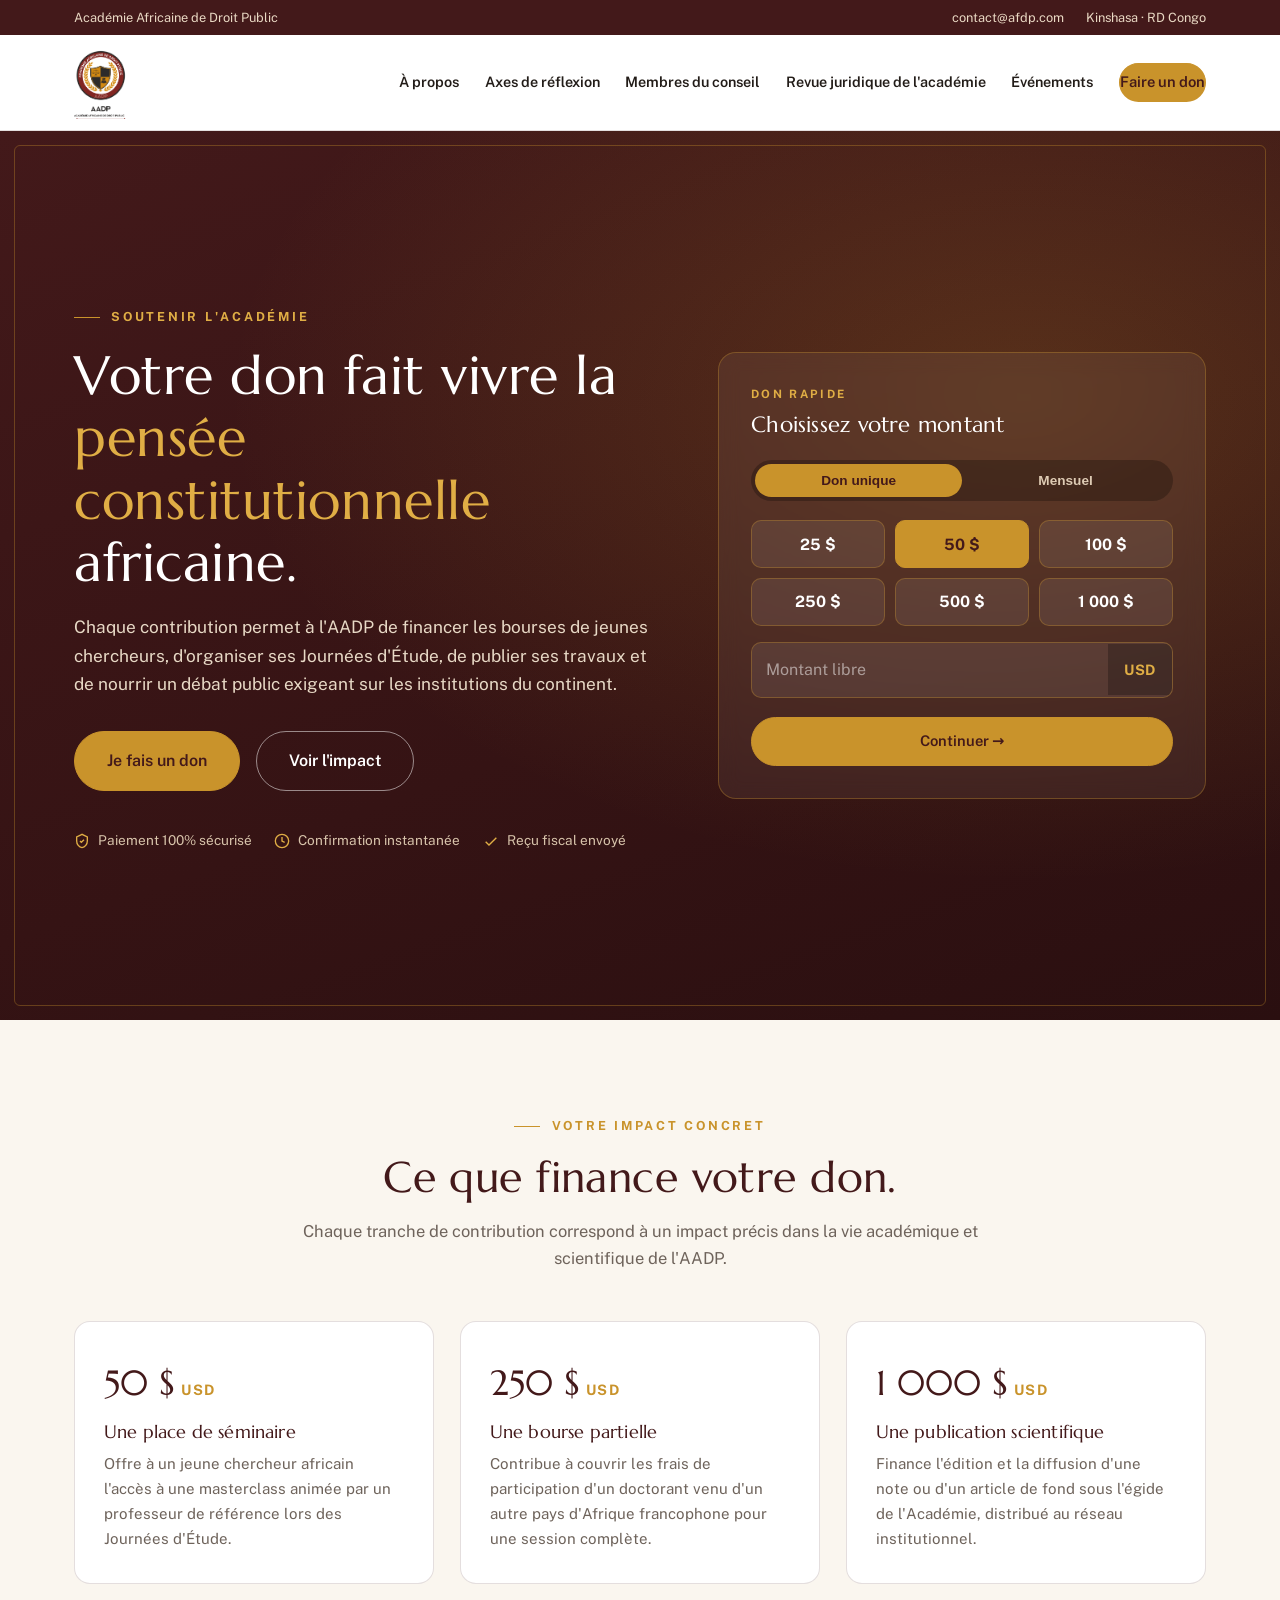
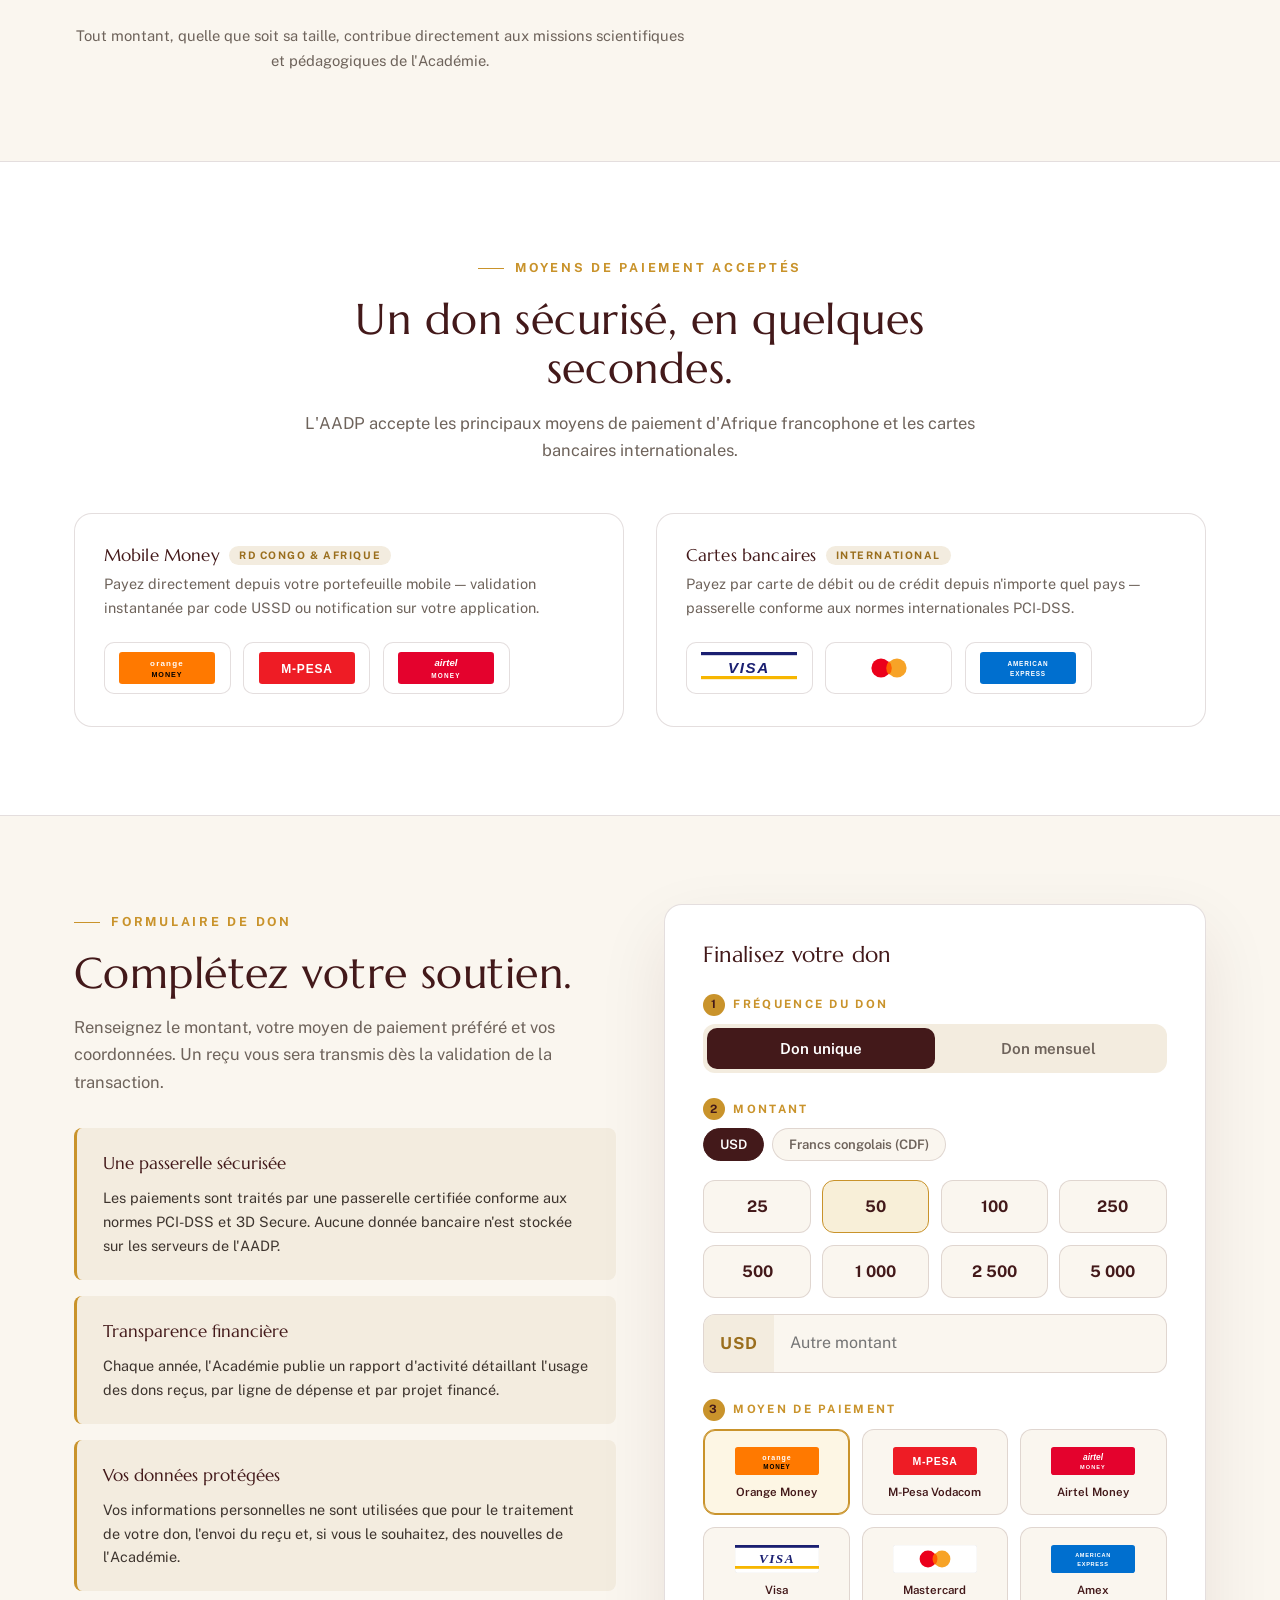
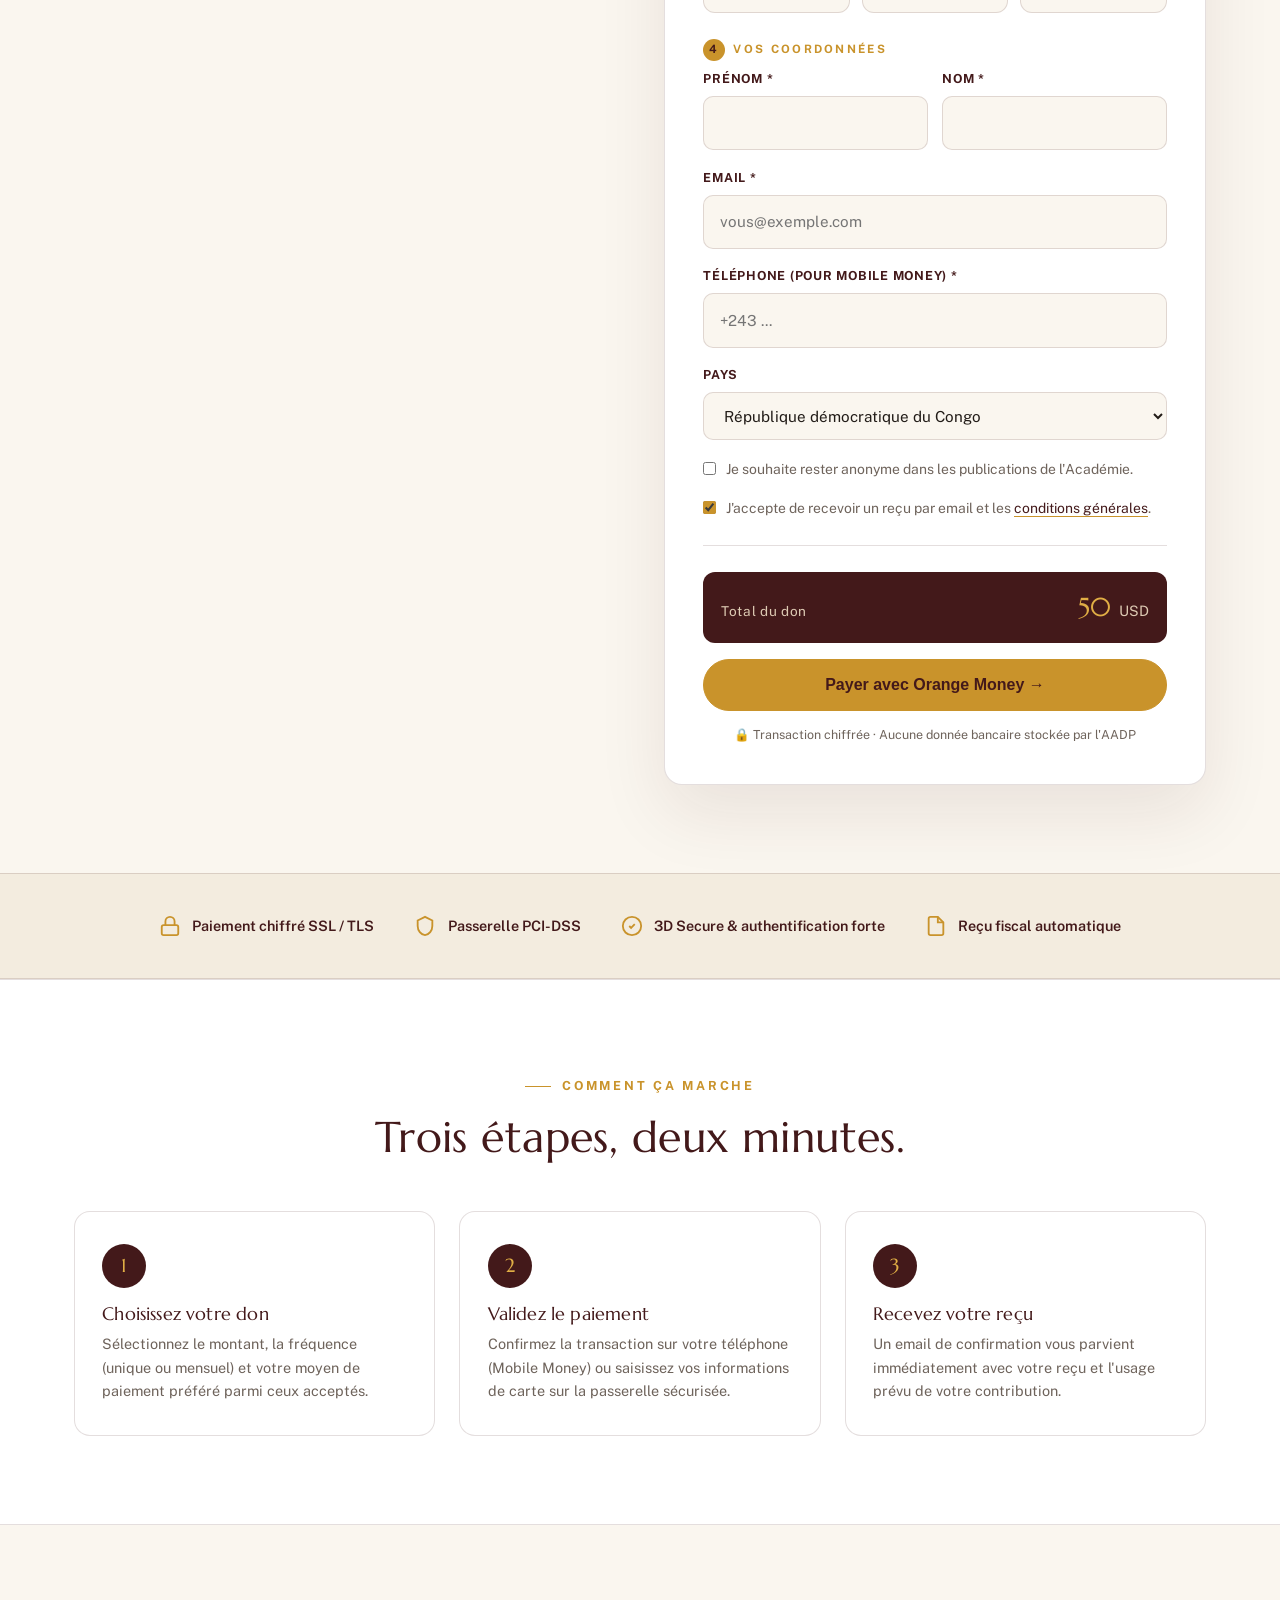
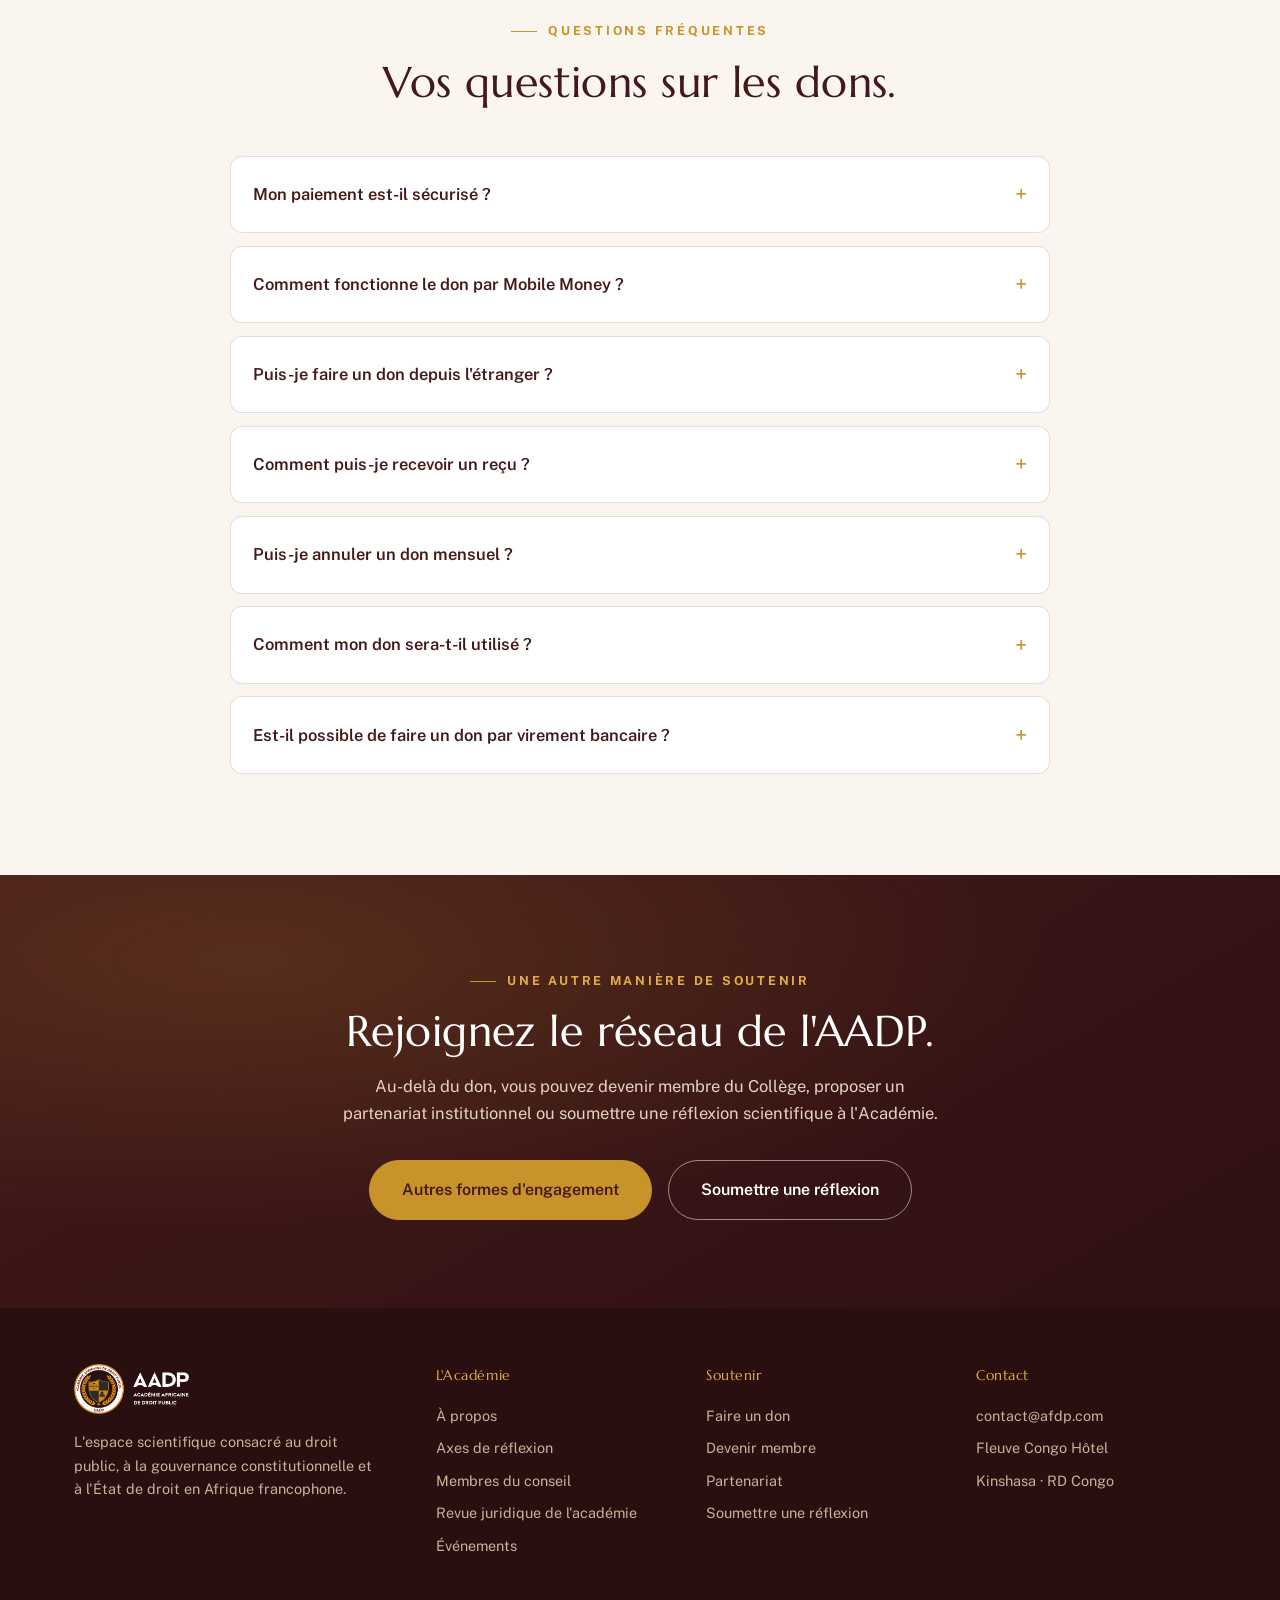
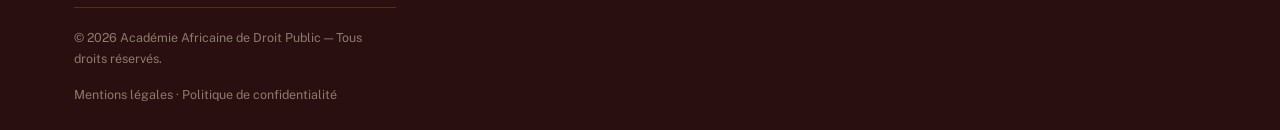
<file: faire-un-don.html>
<!DOCTYPE html>
<html lang="fr">
<head>
<meta charset="UTF-8">
<meta name="viewport" content="width=device-width, initial-scale=1">
<title>Faire un don — Académie Africaine de Droit Public</title>
<meta name="description" content="Soutenez l'Académie Africaine de Droit Public. Dons sécurisés par Mobile Money (Orange Money, M-Pesa Vodacom, Airtel Money) et carte bancaire (Visa, Mastercard).">
<meta name="theme-color" content="#43191A">
<link rel="icon" type="image/png" href="assets/img/logo_noire.png">
<link rel="preconnect" href="https://fonts.googleapis.com">
<link rel="preconnect" href="https://fonts.gstatic.com" crossorigin>
<link href="https://fonts.googleapis.com/css2?family=Marcellus&family=Public+Sans:wght@400;500;600;700&display=swap" rel="stylesheet">
<style>
:root{
  --bordeaux:#43191A;
  --bordeaux-2:#5C2323;
  --bordeaux-3:#7A2C2C;
  --or:#C9932B;
  --or-clair:#E0AE45;
  --or-fonce:#9A6E1D;
  --ivoire:#FAF6EF;
  --ivoire-2:#F3ECDF;
  --encre:#221C18;
  --gris:#6E635B;
  --gris-2:#8E827A;
  --blanc:#FFFFFF;
  --trait:rgba(67,25,26,.14);
  --maxw:1180px;
  --r:14px;
}
*{margin:0;padding:0;box-sizing:border-box}
html{scroll-behavior:smooth}
body{
  font-family:"Public Sans",system-ui,sans-serif;
  color:var(--encre);
  background:var(--ivoire);
  line-height:1.65;
  font-size:16.5px;
  -webkit-font-smoothing:antialiased;
}
img,svg{max-width:100%;display:block}
a{color:inherit;text-decoration:none}
.wrap{max-width:var(--maxw);margin:0 auto;padding:0 24px}
h1,h2,h3,.display{font-family:"Marcellus",serif;font-weight:400;line-height:1.15;letter-spacing:.01em}
h2{font-size:clamp(1.9rem,3.4vw,2.7rem);color:var(--bordeaux)}
h3{font-size:1.25rem;color:var(--bordeaux)}
p{max-width:68ch}

/* eyebrow */
.eyebrow{
  display:inline-flex;align-items:center;gap:.7rem;
  font-size:.78rem;font-weight:700;letter-spacing:.22em;text-transform:uppercase;
  color:var(--or);margin-bottom:1rem;
}
.eyebrow::before{content:"";width:26px;height:1px;background:var(--or)}

/* topbar */
.topbar{background:var(--bordeaux);color:#EAD9C4;font-size:.8rem}
.topbar .wrap{display:flex;justify-content:space-between;align-items:center;padding:.45rem 24px;gap:1rem}
.topbar a:hover{color:var(--or-clair)}
.topbar .right{display:flex;gap:1.4rem;white-space:nowrap}

/* header */
header.site{background:var(--blanc);border-bottom:1px solid var(--trait);position:sticky;top:0;z-index:50}
header.site .wrap{display:flex;align-items:center;justify-content:space-between;padding:.7rem 24px}
.brand{display:flex;align-items:center}
.brand img{height:72px;width:auto}
nav.main{display:flex;align-items:center;gap:1.6rem;font-size:.9rem;font-weight:600}
nav.main a{padding:.35rem 0;border-bottom:2px solid transparent;transition:.2s;color:var(--encre)}
nav.main a:hover{color:var(--bordeaux);border-color:var(--or)}
.btn{
  display:inline-block;background:var(--bordeaux);color:#fff;font-weight:600;
  padding:.72rem 1.5rem;border-radius:999px;border:1px solid var(--bordeaux);
  transition:.2s;font-size:.92rem;cursor:pointer;
}
.btn:hover{background:var(--bordeaux-3)}
.btn.gold{background:var(--or);border-color:var(--or);color:var(--bordeaux)}
.btn.gold:hover{background:var(--or-clair)}
.btn.ghost{background:transparent;color:var(--bordeaux)}
.btn.ghost:hover{background:var(--bordeaux);color:#fff}
.btn.ghost-light{background:transparent;color:#fff;border-color:rgba(255,255,255,.5)}
.btn.ghost-light:hover{background:rgba(255,255,255,.12)}
.btn.large{padding:1rem 2rem;font-size:1rem}
.burger{display:none;background:none;border:none;cursor:pointer;padding:.4rem}
.burger span{display:block;width:24px;height:2px;background:var(--bordeaux);margin:5px 0;transition:.25s}

/* HERO */
.hero{
  background:
    radial-gradient(ellipse at 80% 30%, rgba(201,147,43,.22), transparent 55%),
    linear-gradient(160deg, var(--bordeaux) 0%, #351314 60%, #2A0F10 100%);
  color:#F5EBDD;position:relative;overflow:hidden;
}
.hero::after{content:"";position:absolute;inset:14px;border:1px solid rgba(201,147,43,.35);pointer-events:none;border-radius:6px}
.hero .wrap{
  display:grid;grid-template-columns:1.1fr .9fr;gap:3rem;align-items:center;
  padding-top:5rem;padding-bottom:5rem;position:relative;z-index:1;
}
.hero h1{font-size:clamp(2.2rem,4.4vw,3.4rem);color:#fff;margin-bottom:1.2rem}
.hero h1 em{font-style:normal;color:var(--or-clair)}
.hero p.lead{font-size:1.08rem;color:#E8D9C6;margin-bottom:2rem;max-width:56ch}
.hero .cta{display:flex;gap:1rem;flex-wrap:wrap;margin-bottom:2.4rem}
.hero .trust{display:flex;gap:1.4rem;flex-wrap:wrap;font-size:.85rem;color:#D8C4AB;align-items:center}
.hero .trust .item{display:flex;align-items:center;gap:.5rem}
.hero .trust .item svg{width:16px;height:16px;color:var(--or-clair)}

/* Hero right — quick donation card */
.quick-donate{
  background:rgba(255,255,255,.06);
  border:1px solid rgba(201,147,43,.35);
  border-radius:18px;
  padding:2rem;
  backdrop-filter:blur(10px);
}
.quick-donate .qd-eye{font-size:.72rem;letter-spacing:.2em;color:var(--or-clair);text-transform:uppercase;font-weight:700;margin-bottom:.6rem}
.quick-donate h3{color:#fff;font-size:1.35rem;margin-bottom:1.4rem}
.qd-toggle{display:flex;background:rgba(0,0,0,.25);border-radius:999px;padding:4px;margin-bottom:1.2rem}
.qd-toggle button{
  flex:1;background:transparent;border:none;color:#DECBB4;padding:.55rem 1rem;
  border-radius:999px;font-weight:600;font-size:.85rem;cursor:pointer;transition:.2s;
}
.qd-toggle button.active{background:var(--or);color:var(--bordeaux)}
.qd-amounts{display:grid;grid-template-columns:repeat(3,1fr);gap:.6rem;margin-bottom:1rem}
.qd-amounts button{
  background:rgba(255,255,255,.08);border:1px solid rgba(201,147,43,.35);color:#fff;
  padding:.85rem .3rem;border-radius:10px;font-weight:700;font-size:.98rem;cursor:pointer;transition:.2s;
  font-family:inherit;
}
.qd-amounts button:hover{background:rgba(255,255,255,.15)}
.qd-amounts button.active{background:var(--or);border-color:var(--or);color:var(--bordeaux)}
.qd-custom{
  display:flex;align-items:center;gap:0;background:rgba(255,255,255,.08);
  border:1px solid rgba(201,147,43,.35);border-radius:10px;margin-bottom:1.2rem;overflow:hidden;
}
.qd-custom input{
  flex:1;background:transparent;border:none;color:#fff;padding:.85rem;font:inherit;font-size:1rem;outline:none;
}
.qd-custom input::placeholder{color:rgba(255,255,255,.5)}
.qd-custom .cur{padding:.85rem 1rem;background:rgba(0,0,0,.25);color:var(--or-clair);font-weight:700;font-size:.9rem;letter-spacing:.05em}

/* SECTIONS */
section{padding:5.5rem 0}
section.alt{background:var(--blanc);border-top:1px solid var(--trait);border-bottom:1px solid var(--trait)}
.sec-head{max-width:760px;margin-bottom:3rem}
.sec-head.center{text-align:center;margin-left:auto;margin-right:auto}
.sec-head.center .eyebrow{justify-content:center}
.sec-head p{color:var(--gris);margin-top:1rem}
.sec-head.center p{margin-left:auto;margin-right:auto}

/* IMPACT — what your donation funds */
.impact-grid{display:grid;grid-template-columns:repeat(3,1fr);gap:1.6rem;margin-bottom:2.5rem}
.impact-card{
  background:var(--blanc);border:1px solid var(--trait);border-radius:16px;padding:2rem 1.8rem;
  transition:.25s;position:relative;overflow:hidden;
}
.impact-card:hover{transform:translateY(-4px);box-shadow:0 20px 45px rgba(67,25,26,.1);border-color:var(--or)}
.impact-card .amount{
  font-family:"Marcellus",serif;font-size:2.2rem;color:var(--bordeaux);
  display:flex;align-items:baseline;gap:.4rem;margin-bottom:.6rem;
}
.impact-card .amount span{font-size:.9rem;color:var(--or);font-family:"Public Sans";letter-spacing:.1em;font-weight:700}
.impact-card h3{margin-bottom:.6rem;font-size:1.15rem}
.impact-card p{font-size:.94rem;color:var(--gris)}
.impact-card::before{
  content:"";position:absolute;left:0;top:0;bottom:0;width:4px;background:var(--or);
  transform:scaleY(0);transform-origin:top;transition:transform .35s;
}
.impact-card:hover::before{transform:scaleY(1)}

/* PAYMENT METHODS BAND */
.methods{background:linear-gradient(180deg,var(--ivoire) 0%,var(--ivoire-2) 100%)}
.methods-groups{display:grid;grid-template-columns:1fr 1fr;gap:2rem}
.methods-group{
  background:var(--blanc);border:1px solid var(--trait);border-radius:18px;padding:2rem 1.8rem;
}
.methods-group h3{
  font-size:1.05rem;margin-bottom:.4rem;
  display:flex;align-items:center;gap:.6rem;
}
.methods-group h3 .badge{
  background:var(--ivoire-2);color:var(--or-fonce);font-size:.65rem;letter-spacing:.15em;
  text-transform:uppercase;padding:.25rem .6rem;border-radius:999px;font-weight:700;
  font-family:"Public Sans";
}
.methods-group > p{font-size:.9rem;color:var(--gris);margin-bottom:1.4rem}
.logos{display:flex;gap:.8rem;flex-wrap:wrap;align-items:center}
.logo-tile{
  background:#fff;border:1px solid var(--trait);border-radius:10px;
  padding:.6rem .9rem;height:52px;display:flex;align-items:center;justify-content:center;
  transition:.25s;min-width:90px;
}
.logo-tile:hover{border-color:var(--or);transform:translateY(-2px);box-shadow:0 8px 18px rgba(67,25,26,.08)}
.logo-tile svg{height:32px;width:auto}

/* MAIN FORM SECTION */
.form-section .wrap{display:grid;grid-template-columns:1fr 1fr;gap:3rem;align-items:start}
.form-side h2{margin-bottom:1rem}
.form-side .lead-p{color:var(--gris);margin-bottom:2rem}
.reassure{margin-top:2rem;background:var(--ivoire-2);border-left:3px solid var(--or);padding:1.4rem 1.6rem;border-radius:8px}
.reassure h4{font-family:"Marcellus",serif;font-weight:400;color:var(--bordeaux);font-size:1.05rem;margin-bottom:.5rem}
.reassure p{font-size:.9rem;color:#3D342E}

form.donate{
  background:var(--blanc);border:1px solid var(--trait);border-radius:18px;
  padding:2.4rem;box-shadow:0 28px 70px rgba(67,25,26,.09);
}
form.donate h3{margin-bottom:1.6rem;font-size:1.35rem}
.step-label{
  font-size:.72rem;letter-spacing:.2em;text-transform:uppercase;color:var(--or);
  font-weight:700;margin-bottom:.5rem;display:flex;align-items:center;gap:.5rem;
}
.step-label::before{
  content:attr(data-step);background:var(--or);color:var(--bordeaux);
  width:22px;height:22px;border-radius:50%;display:grid;place-items:center;
  font-size:.72rem;font-weight:700;
}

/* frequency toggle */
.freq-toggle{
  display:grid;grid-template-columns:1fr 1fr;background:var(--ivoire-2);border-radius:12px;
  padding:4px;margin-bottom:1.6rem;
}
.freq-toggle button{
  background:transparent;border:none;padding:.75rem;border-radius:10px;font-weight:600;
  color:var(--gris);cursor:pointer;font-family:inherit;font-size:.95rem;transition:.2s;
}
.freq-toggle button.active{background:var(--bordeaux);color:#fff}

/* currency toggle */
.cur-toggle{display:flex;gap:.5rem;margin-bottom:1.2rem}
.cur-toggle button{
  background:var(--ivoire);border:1px solid var(--trait);padding:.5rem 1rem;border-radius:999px;
  font-weight:600;font-size:.82rem;cursor:pointer;font-family:inherit;color:var(--gris);transition:.2s;
}
.cur-toggle button.active{background:var(--bordeaux);color:#fff;border-color:var(--bordeaux)}

/* amounts */
.amounts{display:grid;grid-template-columns:repeat(4,1fr);gap:.7rem;margin-bottom:1rem}
.amounts button{
  background:var(--ivoire);border:1.5px solid var(--trait);color:var(--bordeaux);
  padding:1rem .3rem;border-radius:12px;font-weight:700;font-size:1rem;cursor:pointer;
  font-family:inherit;transition:.2s;
}
.amounts button:hover{border-color:var(--or)}
.amounts button.active{background:#F8EFD8;border-color:var(--or);color:var(--bordeaux)}
.custom-amount{
  display:flex;align-items:center;background:var(--ivoire);border:1.5px solid var(--trait);
  border-radius:12px;margin-bottom:1.6rem;overflow:hidden;
}
.custom-amount:focus-within{border-color:var(--or)}
.custom-amount input{
  flex:1;background:transparent;border:none;padding:.95rem 1rem;font:inherit;font-size:1rem;outline:none;color:var(--encre);
}
.custom-amount .prefix{padding:.95rem 1rem;background:var(--ivoire-2);color:var(--or-fonce);font-weight:700;letter-spacing:.05em}

/* method chooser */
.pay-methods{display:grid;grid-template-columns:repeat(3,1fr);gap:.7rem;margin-bottom:1.6rem}
.pay-methods label{
  position:relative;background:var(--ivoire);border:1.5px solid var(--trait);border-radius:12px;
  padding:.9rem .5rem;cursor:pointer;display:flex;flex-direction:column;align-items:center;gap:.5rem;
  transition:.2s;text-align:center;
}
.pay-methods label:hover{border-color:var(--or)}
.pay-methods input{position:absolute;opacity:0;pointer-events:none}
.pay-methods label:has(input:checked){background:#FDF6E4;border-color:var(--or);box-shadow:inset 0 0 0 1px var(--or)}
.pay-methods .pm-logo{height:34px;display:flex;align-items:center;justify-content:center}
.pay-methods .pm-logo svg{height:28px;width:auto}
.pay-methods .pm-name{font-size:.72rem;font-weight:600;color:var(--bordeaux);line-height:1.2}

/* fields */
.field{margin-bottom:1.1rem}
.field label{display:block;font-size:.78rem;font-weight:700;letter-spacing:.06em;text-transform:uppercase;color:var(--bordeaux);margin-bottom:.4rem}
.field input,.field select,.field textarea{
  width:100%;padding:.85rem 1rem;border:1.5px solid var(--trait);border-radius:10px;
  font:inherit;font-size:.95rem;background:var(--ivoire);color:var(--encre);transition:.2s;
}
.field input:focus,.field select:focus,.field textarea:focus{outline:none;border-color:var(--or);background:#fff}
.two{display:grid;grid-template-columns:1fr 1fr;gap:.9rem}
.checkbox-line{display:flex;align-items:flex-start;gap:.6rem;font-size:.87rem;color:var(--gris);margin-bottom:1rem;cursor:pointer}
.checkbox-line input{margin-top:.25rem;accent-color:var(--or)}
.checkbox-line a{color:var(--bordeaux);border-bottom:1px solid var(--or)}

.submit-block{margin-top:1.6rem;padding-top:1.6rem;border-top:1px solid var(--trait)}
.total-line{
  display:flex;justify-content:space-between;align-items:baseline;
  padding:.9rem 1.1rem;background:var(--bordeaux);color:#fff;border-radius:12px;margin-bottom:1rem;
}
.total-line .lbl{font-size:.85rem;color:#DECBB4;letter-spacing:.05em}
.total-line .val{font-family:"Marcellus",serif;font-size:1.6rem;color:var(--or-clair)}
.total-line .val small{font-size:.9rem;color:#DECBB4;font-family:"Public Sans"}

.form-ok{
  display:none;background:#F0F7EF;border:1px solid #9CC49A;color:#2C5A2A;
  border-radius:10px;padding:1rem 1.2rem;margin-top:1rem;font-size:.93rem;
}
.hint{font-size:.78rem;color:var(--gris);margin-top:.9rem;text-align:center}

/* SECURITY BAND */
.security{background:var(--ivoire-2);padding:2.5rem 0;border-top:1px solid var(--trait);border-bottom:1px solid var(--trait)}
.security .wrap{display:flex;justify-content:center;gap:2.5rem;flex-wrap:wrap;align-items:center;text-align:center}
.security-item{display:flex;align-items:center;gap:.7rem;color:var(--bordeaux);font-size:.9rem;font-weight:600}
.security-item svg{width:22px;height:22px;color:var(--or)}

/* PROCESS */
.process-grid{display:grid;grid-template-columns:repeat(3,1fr);gap:1.5rem}
.process-card{
  background:var(--blanc);border:1px solid var(--trait);border-radius:16px;padding:2rem 1.7rem;
  position:relative;
}
.process-card .step-n{
  width:44px;height:44px;border-radius:50%;background:var(--bordeaux);color:var(--or-clair);
  display:grid;place-items:center;font-family:"Marcellus",serif;font-size:1.2rem;margin-bottom:1rem;
}
.process-card h3{margin-bottom:.5rem;font-size:1.1rem}
.process-card p{font-size:.9rem;color:var(--gris)}

/* FAQ */
.faq{max-width:820px;margin:0 auto}
.faq details{
  background:var(--blanc);border:1px solid var(--trait);border-radius:12px;margin-bottom:.8rem;
  overflow:hidden;transition:.2s;
}
.faq details[open]{border-color:var(--or);box-shadow:0 8px 22px rgba(67,25,26,.06)}
.faq summary{
  padding:1.2rem 1.4rem;font-weight:600;color:var(--bordeaux);cursor:pointer;list-style:none;
  display:flex;justify-content:space-between;align-items:center;gap:1rem;
}
.faq summary::-webkit-details-marker{display:none}
.faq summary::after{content:"+";color:var(--or);font-size:1.4rem;transition:.2s;font-weight:400}
.faq details[open] summary::after{transform:rotate(45deg)}
.faq .content{padding:0 1.4rem 1.2rem;color:var(--gris);font-size:.93rem}

/* CTA FINAL */
.cta-final{
  background:radial-gradient(ellipse at 20% 20%, rgba(201,147,43,.18), transparent 55%),
             linear-gradient(150deg,var(--bordeaux),#2E1011);
  color:#fff;text-align:center;
}
.cta-final h2{color:#fff;margin-bottom:1rem}
.cta-final p{color:#E4D3BE;max-width:60ch;margin:0 auto 2rem}

/* footer */
footer{background:#2A0F10;color:#C9B29A;font-size:.9rem;padding:3.5rem 0 1.5rem}
footer .wrap{display:grid;grid-template-columns:1.4fr 1fr 1fr 1fr;gap:2.5rem}
footer img.foot-logo{height:50px;width:auto;margin-bottom:1rem}
footer h4{font-family:"Marcellus",serif;font-weight:400;color:var(--or-clair);margin-bottom:1rem;letter-spacing:.04em}
footer ul{list-style:none}
footer li{margin-bottom:.55rem}
footer a:hover{color:var(--or-clair)}
.footline{border-top:1px solid rgba(201,147,43,.25);margin-top:2.5rem;padding-top:1.3rem;font-size:.78rem;color:#8C7B6A;display:flex;justify-content:space-between;flex-wrap:wrap;gap:1rem}

/* responsive */
@media (max-width:1000px){
  .hero .wrap,.methods-groups,.form-section .wrap{grid-template-columns:1fr;gap:2rem}
  .impact-grid,.process-grid{grid-template-columns:1fr 1fr}
  footer .wrap{grid-template-columns:1fr 1fr}
}
@media (max-width:720px){
  nav.main{
    display:none;position:absolute;top:100%;left:0;right:0;background:#fff;
    flex-direction:column;align-items:flex-start;padding:1.2rem 24px 1.6rem;gap:1rem;
    border-bottom:1px solid var(--trait);box-shadow:0 20px 40px rgba(0,0,0,.08);
  }
  nav.main.open{display:flex}
  .burger{display:block}
  .topbar .right span:last-child{display:none}
  .impact-grid,.process-grid{grid-template-columns:1fr}
  .amounts,.pay-methods{grid-template-columns:repeat(2,1fr)}
  .two{grid-template-columns:1fr}
  footer .wrap{grid-template-columns:1fr}
  section{padding:3.8rem 0}
}
</style>
</head>
<body>

<!-- topbar -->
<div class="topbar">
  <div class="wrap">
    <span>Académie Africaine de Droit Public</span>
    <div class="right">
      <a href="mailto:contact@afdp.com">contact@afdp.com</a>
      <span>Kinshasa · RD Congo</span>
    </div>
  </div>
</div>

<!-- header -->
<header class="site">
  <div class="wrap">
    <a class="brand" href="index.html" aria-label="Accueil AADP">
      <img src="assets/img/logo_noire.png" alt="Académie Africaine de Droit Public">
    </a>
    <nav class="main" id="nav">
      <a href="index.html#academie">À propos</a>
      <a href="index.html#axes">Axes de réflexion</a>
      <a href="index.html#gouvernance">Membres du conseil</a>
      <a href="index.html#revue">Revue juridique de l'académie</a>
      <a href="index.html#evenements">Événements</a>
      <a class="btn gold" href="faire-un-don.html">Faire un don</a>
    </nav>
    <button class="burger" id="burger" aria-label="Ouvrir le menu"><span></span><span></span><span></span></button>
  </div>
</header>

<!-- HERO -->
<section class="hero">
  <div class="wrap">
    <div>
      <div class="eyebrow" style="color:var(--or-clair)">Soutenir l'Académie</div>
      <h1>Votre don fait vivre la <em>pensée constitutionnelle</em> africaine.</h1>
      <p class="lead">
        Chaque contribution permet à l'AADP de financer les bourses de jeunes chercheurs,
        d'organiser ses Journées d'Étude, de publier ses travaux et de nourrir un débat
        public exigeant sur les institutions du continent.
      </p>
      <div class="cta">
        <a class="btn gold large" href="#formulaire">Je fais un don</a>
        <a class="btn ghost-light large" href="#impact">Voir l'impact</a>
      </div>
      <div class="trust">
        <div class="item">
          <svg viewBox="0 0 24 24" fill="none" stroke="currentColor" stroke-width="2"><path d="M12 2 4 6v6c0 5 3.5 9.5 8 10 4.5-.5 8-5 8-10V6l-8-4Z"/><path d="m9 12 2 2 4-4"/></svg>
          Paiement 100% sécurisé
        </div>
        <div class="item">
          <svg viewBox="0 0 24 24" fill="none" stroke="currentColor" stroke-width="2"><circle cx="12" cy="12" r="10"/><path d="M12 6v6l4 2"/></svg>
          Confirmation instantanée
        </div>
        <div class="item">
          <svg viewBox="0 0 24 24" fill="none" stroke="currentColor" stroke-width="2"><path d="M20 7 9 18l-5-5"/></svg>
          Reçu fiscal envoyé
        </div>
      </div>
    </div>

    <!-- Quick donation card -->
    <div class="quick-donate">
      <div class="qd-eye">Don rapide</div>
      <h3>Choisissez votre montant</h3>
      <div class="qd-toggle">
        <button type="button" class="active" data-qd-freq="once">Don unique</button>
        <button type="button" data-qd-freq="monthly">Mensuel</button>
      </div>
      <div class="qd-amounts">
        <button type="button" data-qd-amt="25">25 $</button>
        <button type="button" data-qd-amt="50" class="active">50 $</button>
        <button type="button" data-qd-amt="100">100 $</button>
        <button type="button" data-qd-amt="250">250 $</button>
        <button type="button" data-qd-amt="500">500 $</button>
        <button type="button" data-qd-amt="1000">1 000 $</button>
      </div>
      <div class="qd-custom">
        <input type="number" id="qdCustom" placeholder="Montant libre" min="1">
        <span class="cur">USD</span>
      </div>
      <a class="btn gold" href="#formulaire" style="width:100%;text-align:center" id="qdContinue">Continuer →</a>
    </div>
  </div>
</section>

<!-- IMPACT -->
<section id="impact">
  <div class="wrap">
    <div class="sec-head center">
      <div class="eyebrow">Votre impact concret</div>
      <h2>Ce que finance votre don.</h2>
      <p>Chaque tranche de contribution correspond à un impact précis dans la vie académique
      et scientifique de l'AADP.</p>
    </div>
    <div class="impact-grid">
      <div class="impact-card">
        <div class="amount">50 $ <span>USD</span></div>
        <h3>Une place de séminaire</h3>
        <p>Offre à un jeune chercheur africain l'accès à une masterclass animée par un
        professeur de référence lors des Journées d'Étude.</p>
      </div>
      <div class="impact-card">
        <div class="amount">250 $ <span>USD</span></div>
        <h3>Une bourse partielle</h3>
        <p>Contribue à couvrir les frais de participation d'un doctorant venu d'un autre
        pays d'Afrique francophone pour une session complète.</p>
      </div>
      <div class="impact-card">
        <div class="amount">1 000 $ <span>USD</span></div>
        <h3>Une publication scientifique</h3>
        <p>Finance l'édition et la diffusion d'une note ou d'un article de fond sous l'égide
        de l'Académie, distribué au réseau institutionnel.</p>
      </div>
    </div>
    <p style="text-align:center;color:var(--gris);font-size:.92rem">
      Tout montant, quelle que soit sa taille, contribue directement aux missions scientifiques
      et pédagogiques de l'Académie.
    </p>
  </div>
</section>

<!-- PAYMENT METHODS -->
<section class="methods alt">
  <div class="wrap">
    <div class="sec-head center">
      <div class="eyebrow">Moyens de paiement acceptés</div>
      <h2>Un don sécurisé, en quelques secondes.</h2>
      <p>L'AADP accepte les principaux moyens de paiement d'Afrique francophone
      et les cartes bancaires internationales.</p>
    </div>
    <div class="methods-groups">
      <div class="methods-group">
        <h3>Mobile Money <span class="badge">RD Congo & Afrique</span></h3>
        <p>Payez directement depuis votre portefeuille mobile — validation instantanée par
        code USSD ou notification sur votre application.</p>
        <div class="logos">
          <div class="logo-tile" title="Orange Money">
            <svg viewBox="0 0 120 40" xmlns="http://www.w3.org/2000/svg" aria-label="Orange Money">
              <rect width="120" height="40" fill="#FF7900" rx="4"/>
              <text x="60" y="18" font-family="Helvetica, Arial, sans-serif" font-size="10" font-weight="900" text-anchor="middle" fill="#fff" letter-spacing="1.5">orange</text>
              <text x="60" y="31" font-family="Helvetica, Arial, sans-serif" font-size="9" font-weight="700" text-anchor="middle" fill="#000" letter-spacing="1.2">MONEY</text>
            </svg>
          </div>
          <div class="logo-tile" title="M-Pesa Vodacom">
            <svg viewBox="0 0 120 40" xmlns="http://www.w3.org/2000/svg" aria-label="M-Pesa">
              <rect width="120" height="40" fill="#EE1C25" rx="4"/>
              <text x="60" y="26" font-family="Helvetica, Arial, sans-serif" font-size="15" font-weight="900" text-anchor="middle" fill="#fff" letter-spacing="1">M-PESA</text>
            </svg>
          </div>
          <div class="logo-tile" title="Airtel Money">
            <svg viewBox="0 0 120 40" xmlns="http://www.w3.org/2000/svg" aria-label="Airtel Money">
              <rect width="120" height="40" fill="#E4022D" rx="4"/>
              <text x="60" y="18" font-family="Helvetica, Arial, sans-serif" font-size="12" font-weight="900" text-anchor="middle" fill="#fff" font-style="italic">airtel</text>
              <text x="60" y="32" font-family="Helvetica, Arial, sans-serif" font-size="8" font-weight="700" text-anchor="middle" fill="#fff" letter-spacing="1.5">MONEY</text>
            </svg>
          </div>
        </div>
      </div>
      <div class="methods-group">
        <h3>Cartes bancaires <span class="badge">International</span></h3>
        <p>Payez par carte de débit ou de crédit depuis n'importe quel pays — passerelle
        conforme aux normes internationales PCI-DSS.</p>
        <div class="logos">
          <div class="logo-tile" title="Visa">
            <svg viewBox="0 0 120 40" xmlns="http://www.w3.org/2000/svg" aria-label="Visa">
              <rect width="120" height="40" fill="#fff" rx="4"/>
              <rect y="30" width="120" height="4" fill="#F7B600"/>
              <rect width="120" height="4" fill="#1A1F71"/>
              <text x="60" y="26" font-family="Arial Black, Helvetica, sans-serif" font-size="19" font-weight="900" font-style="italic" text-anchor="middle" fill="#1A1F71" letter-spacing="2">VISA</text>
            </svg>
          </div>
          <div class="logo-tile" title="Mastercard">
            <svg viewBox="0 0 120 40" xmlns="http://www.w3.org/2000/svg" aria-label="Mastercard">
              <rect width="120" height="40" fill="#fff" rx="4"/>
              <circle cx="50" cy="20" r="12" fill="#EB001B"/>
              <circle cx="70" cy="20" r="12" fill="#F79E1B" fill-opacity=".95"/>
              <path d="M60 11.5 a12 12 0 0 1 0 17 a12 12 0 0 1 0 -17z" fill="#FF5F00"/>
            </svg>
          </div>
          <div class="logo-tile" title="American Express">
            <svg viewBox="0 0 120 40" xmlns="http://www.w3.org/2000/svg" aria-label="American Express">
              <rect width="120" height="40" fill="#006FCF" rx="4"/>
              <text x="60" y="17" font-family="Helvetica, Arial, sans-serif" font-size="8" font-weight="900" text-anchor="middle" fill="#fff" letter-spacing="1">AMERICAN</text>
              <text x="60" y="30" font-family="Helvetica, Arial, sans-serif" font-size="8" font-weight="900" text-anchor="middle" fill="#fff" letter-spacing="1">EXPRESS</text>
            </svg>
          </div>
        </div>
      </div>
    </div>
  </div>
</section>

<!-- DONATION FORM -->
<section class="form-section" id="formulaire">
  <div class="wrap">
    <div class="form-side">
      <div class="eyebrow">Formulaire de don</div>
      <h2>Complétez votre soutien.</h2>
      <p class="lead-p">
        Renseignez le montant, votre moyen de paiement préféré et vos coordonnées.
        Un reçu vous sera transmis dès la validation de la transaction.
      </p>
      <div class="reassure">
        <h4>Une passerelle sécurisée</h4>
        <p>Les paiements sont traités par une passerelle certifiée conforme aux normes
        PCI-DSS et 3D Secure. Aucune donnée bancaire n'est stockée sur les serveurs de l'AADP.</p>
      </div>
      <div class="reassure" style="margin-top:1rem">
        <h4>Transparence financière</h4>
        <p>Chaque année, l'Académie publie un rapport d'activité détaillant l'usage des dons
        reçus, par ligne de dépense et par projet financé.</p>
      </div>
      <div class="reassure" style="margin-top:1rem">
        <h4>Vos données protégées</h4>
        <p>Vos informations personnelles ne sont utilisées que pour le traitement de votre
        don, l'envoi du reçu et, si vous le souhaitez, des nouvelles de l'Académie.</p>
      </div>
    </div>

    <form class="donate" id="donateForm" novalidate>
      <h3>Finalisez votre don</h3>

      <!-- STEP 1: Frequency -->
      <div class="step-label" data-step="1">Fréquence du don</div>
      <div class="freq-toggle">
        <button type="button" class="active" data-freq="once">Don unique</button>
        <button type="button" data-freq="monthly">Don mensuel</button>
      </div>

      <!-- STEP 2: Amount -->
      <div class="step-label" data-step="2">Montant</div>
      <div class="cur-toggle">
        <button type="button" class="active" data-cur="USD">USD</button>
        <button type="button" data-cur="CDF">Francs congolais (CDF)</button>
      </div>
      <div class="amounts" id="amountBtns">
        <button type="button" data-amt="25">25</button>
        <button type="button" data-amt="50" class="active">50</button>
        <button type="button" data-amt="100">100</button>
        <button type="button" data-amt="250">250</button>
        <button type="button" data-amt="500">500</button>
        <button type="button" data-amt="1000">1 000</button>
        <button type="button" data-amt="2500">2 500</button>
        <button type="button" data-amt="5000">5 000</button>
      </div>
      <div class="custom-amount">
        <span class="prefix" id="curPrefix">USD</span>
        <input type="number" id="customAmt" placeholder="Autre montant" min="1">
      </div>

      <!-- STEP 3: Payment method -->
      <div class="step-label" data-step="3">Moyen de paiement</div>
      <div class="pay-methods">
        <label>
          <input type="radio" name="pm" value="orange" checked>
          <div class="pm-logo">
            <svg viewBox="0 0 120 40"><rect width="120" height="40" fill="#FF7900" rx="4"/><text x="60" y="18" font-family="Helvetica" font-size="10" font-weight="900" text-anchor="middle" fill="#fff" letter-spacing="1.5">orange</text><text x="60" y="31" font-family="Helvetica" font-size="9" font-weight="700" text-anchor="middle" fill="#000" letter-spacing="1.2">MONEY</text></svg>
          </div>
          <span class="pm-name">Orange Money</span>
        </label>
        <label>
          <input type="radio" name="pm" value="mpesa">
          <div class="pm-logo">
            <svg viewBox="0 0 120 40"><rect width="120" height="40" fill="#EE1C25" rx="4"/><text x="60" y="26" font-family="Helvetica" font-size="15" font-weight="900" text-anchor="middle" fill="#fff" letter-spacing="1">M-PESA</text></svg>
          </div>
          <span class="pm-name">M-Pesa Vodacom</span>
        </label>
        <label>
          <input type="radio" name="pm" value="airtel">
          <div class="pm-logo">
            <svg viewBox="0 0 120 40"><rect width="120" height="40" fill="#E4022D" rx="4"/><text x="60" y="18" font-family="Helvetica" font-size="12" font-weight="900" text-anchor="middle" fill="#fff" font-style="italic">airtel</text><text x="60" y="32" font-family="Helvetica" font-size="8" font-weight="700" text-anchor="middle" fill="#fff" letter-spacing="1.5">MONEY</text></svg>
          </div>
          <span class="pm-name">Airtel Money</span>
        </label>
        <label>
          <input type="radio" name="pm" value="visa">
          <div class="pm-logo">
            <svg viewBox="0 0 120 40"><rect width="120" height="40" fill="#fff" rx="4" stroke="#eee"/><rect y="30" width="120" height="4" fill="#F7B600"/><rect width="120" height="4" fill="#1A1F71"/><text x="60" y="26" font-family="Arial Black" font-size="19" font-weight="900" font-style="italic" text-anchor="middle" fill="#1A1F71" letter-spacing="2">VISA</text></svg>
          </div>
          <span class="pm-name">Visa</span>
        </label>
        <label>
          <input type="radio" name="pm" value="mastercard">
          <div class="pm-logo">
            <svg viewBox="0 0 120 40"><rect width="120" height="40" fill="#fff" rx="4" stroke="#eee"/><circle cx="50" cy="20" r="12" fill="#EB001B"/><circle cx="70" cy="20" r="12" fill="#F79E1B" fill-opacity=".95"/><path d="M60 11.5 a12 12 0 0 1 0 17 a12 12 0 0 1 0 -17z" fill="#FF5F00"/></svg>
          </div>
          <span class="pm-name">Mastercard</span>
        </label>
        <label>
          <input type="radio" name="pm" value="amex">
          <div class="pm-logo">
            <svg viewBox="0 0 120 40"><rect width="120" height="40" fill="#006FCF" rx="4"/><text x="60" y="17" font-family="Helvetica" font-size="8" font-weight="900" text-anchor="middle" fill="#fff" letter-spacing="1">AMERICAN</text><text x="60" y="30" font-family="Helvetica" font-size="8" font-weight="900" text-anchor="middle" fill="#fff" letter-spacing="1">EXPRESS</text></svg>
          </div>
          <span class="pm-name">Amex</span>
        </label>
      </div>

      <!-- STEP 4: Personal info -->
      <div class="step-label" data-step="4">Vos coordonnées</div>
      <div class="two">
        <div class="field">
          <label for="d-prenom">Prénom *</label>
          <input id="d-prenom" name="prenom" required autocomplete="given-name">
        </div>
        <div class="field">
          <label for="d-nom">Nom *</label>
          <input id="d-nom" name="nom" required autocomplete="family-name">
        </div>
      </div>
      <div class="field">
        <label for="d-email">Email *</label>
        <input id="d-email" type="email" name="email" required autocomplete="email" placeholder="vous@exemple.com">
      </div>
      <div class="field" id="phoneField">
        <label for="d-tel">Téléphone (pour Mobile Money) *</label>
        <input id="d-tel" type="tel" name="tel" placeholder="+243 ..." autocomplete="tel">
      </div>
      <div class="field">
        <label for="d-pays">Pays</label>
        <select id="d-pays" name="pays">
          <option value="CD" selected>République démocratique du Congo</option>
          <option value="CG">République du Congo</option>
          <option value="CI">Côte d'Ivoire</option>
          <option value="SN">Sénégal</option>
          <option value="BF">Burkina Faso</option>
          <option value="ML">Mali</option>
          <option value="CM">Cameroun</option>
          <option value="BJ">Bénin</option>
          <option value="TG">Togo</option>
          <option value="NE">Niger</option>
          <option value="GA">Gabon</option>
          <option value="RW">Rwanda</option>
          <option value="BI">Burundi</option>
          <option value="FR">France</option>
          <option value="BE">Belgique</option>
          <option value="CA">Canada</option>
          <option value="US">États-Unis</option>
          <option value="XX">Autre</option>
        </select>
      </div>
      <label class="checkbox-line">
        <input type="checkbox">
        <span>Je souhaite rester anonyme dans les publications de l'Académie.</span>
      </label>
      <label class="checkbox-line">
        <input type="checkbox" checked>
        <span>J'accepte de recevoir un reçu par email et les <a href="#">conditions générales</a>.</span>
      </label>

      <div class="submit-block">
        <div class="total-line">
          <span class="lbl">Total du don</span>
          <span class="val"><span id="totalAmt">50</span> <small id="totalCur">USD</small><span id="freqSuffix"></span></span>
        </div>
        <button class="btn gold large" type="submit" style="width:100%">
          Payer avec <span id="payWith">Orange Money</span> →
        </button>
        <div class="form-ok" id="formOk">
          <b>Merci !</b> Votre don a été transmis à notre passerelle de paiement.
          Vous allez recevoir une notification sur votre téléphone pour finaliser la transaction,
          puis un email de confirmation avec votre reçu.
        </div>
        <p class="hint">🔒 Transaction chiffrée · Aucune donnée bancaire stockée par l'AADP</p>
      </div>
    </form>
  </div>
</section>

<!-- SECURITY BAND -->
<div class="security">
  <div class="wrap">
    <div class="security-item">
      <svg viewBox="0 0 24 24" fill="none" stroke="currentColor" stroke-width="2"><rect x="3" y="11" width="18" height="11" rx="2"/><path d="M7 11V7a5 5 0 0 1 10 0v4"/></svg>
      Paiement chiffré SSL / TLS
    </div>
    <div class="security-item">
      <svg viewBox="0 0 24 24" fill="none" stroke="currentColor" stroke-width="2"><path d="M12 2 4 6v6c0 5 3.5 9.5 8 10 4.5-.5 8-5 8-10V6l-8-4Z"/></svg>
      Passerelle PCI-DSS
    </div>
    <div class="security-item">
      <svg viewBox="0 0 24 24" fill="none" stroke="currentColor" stroke-width="2"><circle cx="12" cy="12" r="10"/><path d="m9 12 2 2 4-4"/></svg>
      3D Secure & authentification forte
    </div>
    <div class="security-item">
      <svg viewBox="0 0 24 24" fill="none" stroke="currentColor" stroke-width="2"><path d="M14 2H6a2 2 0 0 0-2 2v16a2 2 0 0 0 2 2h12a2 2 0 0 0 2-2V8Z"/><path d="M14 2v6h6"/></svg>
      Reçu fiscal automatique
    </div>
  </div>
</div>

<!-- PROCESS -->
<section class="alt">
  <div class="wrap">
    <div class="sec-head center">
      <div class="eyebrow">Comment ça marche</div>
      <h2>Trois étapes, deux minutes.</h2>
    </div>
    <div class="process-grid">
      <div class="process-card">
        <div class="step-n">1</div>
        <h3>Choisissez votre don</h3>
        <p>Sélectionnez le montant, la fréquence (unique ou mensuel) et votre moyen de
        paiement préféré parmi ceux acceptés.</p>
      </div>
      <div class="process-card">
        <div class="step-n">2</div>
        <h3>Validez le paiement</h3>
        <p>Confirmez la transaction sur votre téléphone (Mobile Money) ou saisissez vos
        informations de carte sur la passerelle sécurisée.</p>
      </div>
      <div class="process-card">
        <div class="step-n">3</div>
        <h3>Recevez votre reçu</h3>
        <p>Un email de confirmation vous parvient immédiatement avec votre reçu et
        l'usage prévu de votre contribution.</p>
      </div>
    </div>
  </div>
</section>

<!-- FAQ -->
<section>
  <div class="wrap">
    <div class="sec-head center">
      <div class="eyebrow">Questions fréquentes</div>
      <h2>Vos questions sur les dons.</h2>
    </div>
    <div class="faq">
      <details>
        <summary>Mon paiement est-il sécurisé ?</summary>
        <div class="content">Oui. Les transactions passent par une passerelle certifiée
        PCI-DSS avec chiffrement SSL/TLS et 3D Secure. L'AADP ne stocke aucune donnée
        bancaire sur ses serveurs — seul l'opérateur de paiement voit vos coordonnées
        financières.</div>
      </details>
      <details>
        <summary>Comment fonctionne le don par Mobile Money ?</summary>
        <div class="content">Après avoir sélectionné Orange Money, M-Pesa ou Airtel Money,
        vous recevrez un code de confirmation par SMS ou une notification dans l'application
        de votre opérateur. Il vous suffit de valider avec votre code PIN habituel.
        La confirmation est instantanée.</div>
      </details>
      <details>
        <summary>Puis-je faire un don depuis l'étranger ?</summary>
        <div class="content">Oui. Les cartes Visa, Mastercard et American Express fonctionnent
        depuis n'importe quel pays. Le montant sera converti automatiquement dans la devise
        de votre carte au taux de change du jour.</div>
      </details>
      <details>
        <summary>Comment puis-je recevoir un reçu ?</summary>
        <div class="content">Un reçu électronique est envoyé automatiquement à l'adresse
        email que vous avez indiquée, immédiatement après la validation du paiement.
        Pour les institutions et entreprises souhaitant un reçu au format PDF officiel avec
        cachet, contactez directement <a href="mailto:contact@afdp.com">contact@afdp.com</a>.</div>
      </details>
      <details>
        <summary>Puis-je annuler un don mensuel ?</summary>
        <div class="content">Oui, à tout moment. Un lien de gestion vous est envoyé par email
        avec la première confirmation. Vous pouvez également écrire à
        <a href="mailto:contact@afdp.com">contact@afdp.com</a> pour interrompre ou modifier
        votre don récurrent.</div>
      </details>
      <details>
        <summary>Comment mon don sera-t-il utilisé ?</summary>
        <div class="content">Les fonds collectés sont exclusivement affectés aux missions
        scientifiques et pédagogiques de l'Académie : bourses de jeunes chercheurs,
        organisation des Journées d'Étude, publications et diffusion des travaux, activités
        de formation continue. Un rapport financier est publié chaque année.</div>
      </details>
      <details>
        <summary>Est-il possible de faire un don par virement bancaire ?</summary>
        <div class="content">Oui, pour les dons importants ou institutionnels. Contactez
        <a href="mailto:contact@afdp.com">contact@afdp.com</a> pour recevoir les coordonnées
        bancaires de l'Académie et convenir des modalités.</div>
      </details>
    </div>
  </div>
</section>

<!-- CTA FINAL -->
<section class="cta-final">
  <div class="wrap">
    <div class="eyebrow" style="color:var(--or-clair);justify-content:center;display:inline-flex">Une autre manière de soutenir</div>
    <h2 class="display">Rejoignez le réseau de l'AADP.</h2>
    <p>Au-delà du don, vous pouvez devenir membre du Collège, proposer un partenariat
    institutionnel ou soumettre une réflexion scientifique à l'Académie.</p>
    <div style="display:flex;gap:1rem;justify-content:center;flex-wrap:wrap">
      <a class="btn gold large" href="index.html#contribuer">Autres formes d'engagement</a>
      <a class="btn ghost-light large" href="index.html#reflexion">Soumettre une réflexion</a>
    </div>
  </div>
</section>

<!-- FOOTER -->
<footer>
  <div class="wrap">
    <div>
      <img class="foot-logo" src="assets/img/logo_blanc.png" alt="AADP">
      <p style="max-width:34ch">L'espace scientifique consacré au droit public, à la
      gouvernance constitutionnelle et à l'État de droit en Afrique francophone.</p>
    </div>
    <div>
      <h4>L'Académie</h4>
      <ul>
        <li><a href="index.html#academie">À propos</a></li>
        <li><a href="index.html#axes">Axes de réflexion</a></li>
        <li><a href="index.html#gouvernance">Membres du conseil</a></li>
        <li><a href="index.html#revue">Revue juridique de l'académie</a></li>
        <li><a href="index.html#evenements">Événements</a></li>
      </ul>
    </div>
    <div>
      <h4>Soutenir</h4>
      <ul>
        <li><a href="faire-un-don.html">Faire un don</a></li>
        <li><a href="index.html#contribuer">Devenir membre</a></li>
        <li><a href="index.html#contribuer">Partenariat</a></li>
        <li><a href="index.html#reflexion">Soumettre une réflexion</a></li>
      </ul>
    </div>
    <div>
      <h4>Contact</h4>
      <ul>
        <li><a href="mailto:contact@afdp.com">contact@afdp.com</a></li>
        <li>Fleuve Congo Hôtel</li>
        <li>Kinshasa · RD Congo</li>
      </ul>
    </div>
  </div>
  <div class="wrap">
    <div class="footline">
      <span>© 2026 Académie Africaine de Droit Public — Tous droits réservés.</span>
      <span>Mentions légales · Politique de confidentialité</span>
    </div>
  </div>
</footer>

<script>
// Burger menu
const burger=document.getElementById('burger'),nav=document.getElementById('nav');
burger.addEventListener('click',()=>nav.classList.toggle('open'));

// Quick donate: sync with form
const qdFreqBtns=document.querySelectorAll('[data-qd-freq]');
const qdAmtBtns=document.querySelectorAll('[data-qd-amt]');
let qdFreq='once', qdAmt=50;
qdFreqBtns.forEach(b=>b.addEventListener('click',()=>{
  qdFreqBtns.forEach(x=>x.classList.remove('active'));
  b.classList.add('active');
  qdFreq=b.dataset.qdFreq;
}));
qdAmtBtns.forEach(b=>b.addEventListener('click',()=>{
  qdAmtBtns.forEach(x=>x.classList.remove('active'));
  b.classList.add('active');
  qdAmt=parseInt(b.dataset.qdAmt);
  document.getElementById('qdCustom').value='';
}));
document.getElementById('qdCustom').addEventListener('input',(e)=>{
  const v=parseInt(e.target.value);
  if(v>0){ qdAmtBtns.forEach(x=>x.classList.remove('active')); qdAmt=v; }
});
document.getElementById('qdContinue').addEventListener('click',()=>{
  // Sync into main form
  const freqBtn=document.querySelector(`.freq-toggle [data-freq="${qdFreq}"]`);
  document.querySelectorAll('.freq-toggle button').forEach(x=>x.classList.remove('active'));
  freqBtn.classList.add('active');
  currentFreq=qdFreq;

  const amtBtn=document.querySelector(`#amountBtns [data-amt="${qdAmt}"]`);
  document.querySelectorAll('#amountBtns button').forEach(x=>x.classList.remove('active'));
  if(amtBtn){amtBtn.classList.add('active'); currentAmt=qdAmt;}
  else{document.getElementById('customAmt').value=qdAmt; currentAmt=qdAmt;}
  updateTotal();
});

// Main form state
let currentFreq='once', currentAmt=50, currentCur='USD', currentPM='orange';

// Frequency toggle
document.querySelectorAll('.freq-toggle button').forEach(b=>{
  b.addEventListener('click',()=>{
    document.querySelectorAll('.freq-toggle button').forEach(x=>x.classList.remove('active'));
    b.classList.add('active');
    currentFreq=b.dataset.freq;
    updateTotal();
  });
});

// Currency toggle
document.querySelectorAll('.cur-toggle button').forEach(b=>{
  b.addEventListener('click',()=>{
    document.querySelectorAll('.cur-toggle button').forEach(x=>x.classList.remove('active'));
    b.classList.add('active');
    currentCur=b.dataset.cur;
    document.getElementById('curPrefix').textContent=currentCur;
    document.getElementById('totalCur').textContent=currentCur;
    // Adjust presets when switching to CDF (rough conversion — display only)
    const amtBtns=document.querySelectorAll('#amountBtns button');
    const presets=currentCur==='USD'
      ? [25,50,100,250,500,1000,2500,5000]
      : [50000,100000,250000,500000,1000000,2500000,5000000,10000000];
    amtBtns.forEach((btn,i)=>{
      btn.dataset.amt=presets[i];
      btn.textContent=presets[i].toLocaleString('fr-FR');
    });
    // Reset selection to second preset
    amtBtns.forEach(x=>x.classList.remove('active'));
    amtBtns[1].classList.add('active');
    currentAmt=presets[1];
    updateTotal();
  });
});

// Amount buttons
document.querySelectorAll('#amountBtns button').forEach(b=>{
  b.addEventListener('click',()=>{
    document.querySelectorAll('#amountBtns button').forEach(x=>x.classList.remove('active'));
    b.classList.add('active');
    currentAmt=parseInt(b.dataset.amt);
    document.getElementById('customAmt').value='';
    updateTotal();
  });
});
document.getElementById('customAmt').addEventListener('input',(e)=>{
  const v=parseInt(e.target.value);
  if(v>0){
    document.querySelectorAll('#amountBtns button').forEach(x=>x.classList.remove('active'));
    currentAmt=v;
    updateTotal();
  }
});

// Payment method
const pmLabels={orange:'Orange Money',mpesa:'M-Pesa',airtel:'Airtel Money',visa:'Visa',mastercard:'Mastercard',amex:'American Express'};
document.querySelectorAll('input[name="pm"]').forEach(r=>{
  r.addEventListener('change',()=>{
    currentPM=r.value;
    document.getElementById('payWith').textContent=pmLabels[currentPM];
    // Hide phone field for card payments
    const phone=document.getElementById('phoneField');
    if(['visa','mastercard','amex'].includes(currentPM)){
      phone.style.display='none';
      document.getElementById('d-tel').required=false;
    } else {
      phone.style.display='block';
      document.getElementById('d-tel').required=true;
    }
  });
});

// Total update
function updateTotal(){
  document.getElementById('totalAmt').textContent=currentAmt.toLocaleString('fr-FR');
  document.getElementById('freqSuffix').textContent=currentFreq==='monthly'?' /mois':'';
}
updateTotal();

// Form submit (demo — connect to gateway)
document.getElementById('donateForm').addEventListener('submit',(e)=>{
  e.preventDefault();
  const f=e.target;
  if(!f.checkValidity()){f.reportValidity();return;}
  document.getElementById('formOk').style.display='block';
  document.getElementById('formOk').scrollIntoView({behavior:'smooth',block:'center'});
  // In production, call your gateway here:
  //   FlutterwaveCheckout({...})  for Mobile Money + cards
  //   or CinetPay, PayDunya, MaxiCash for Congolese Mobile Money
});
</script>
</body>
</html>
</file>
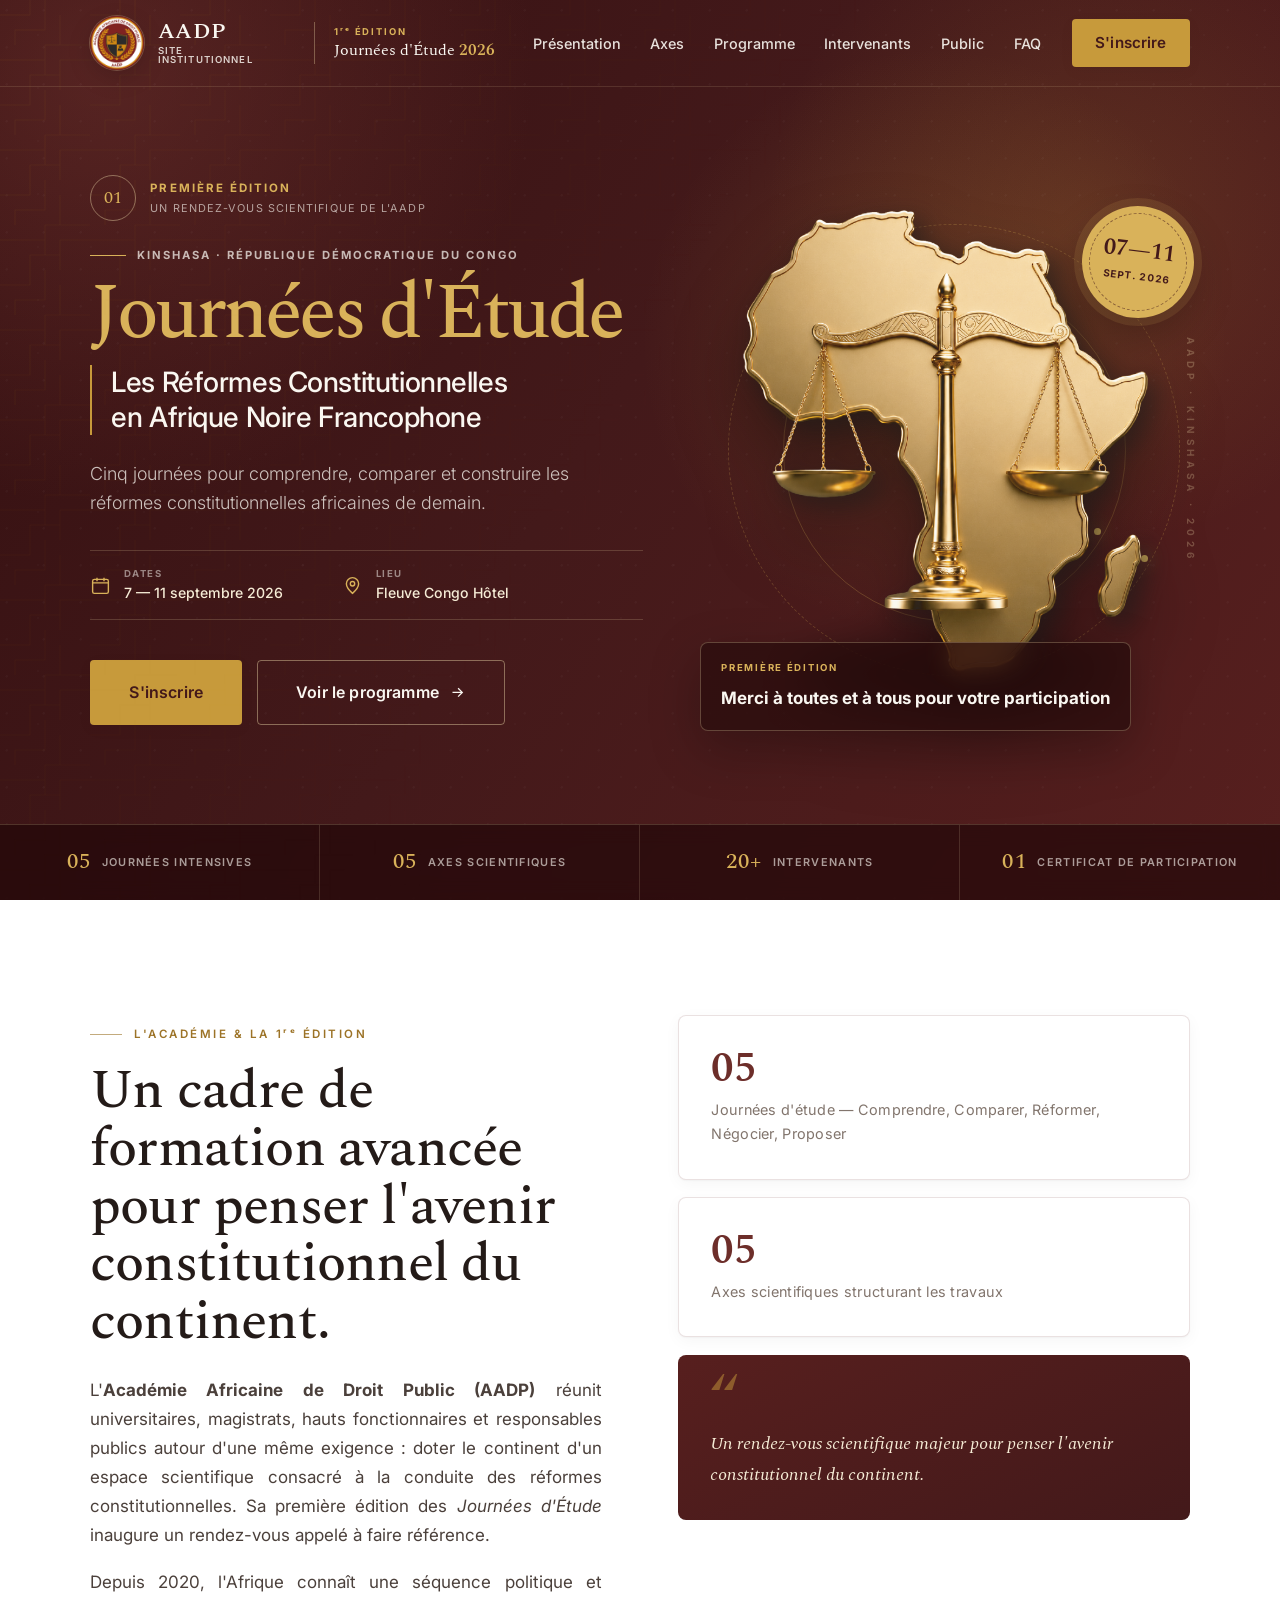
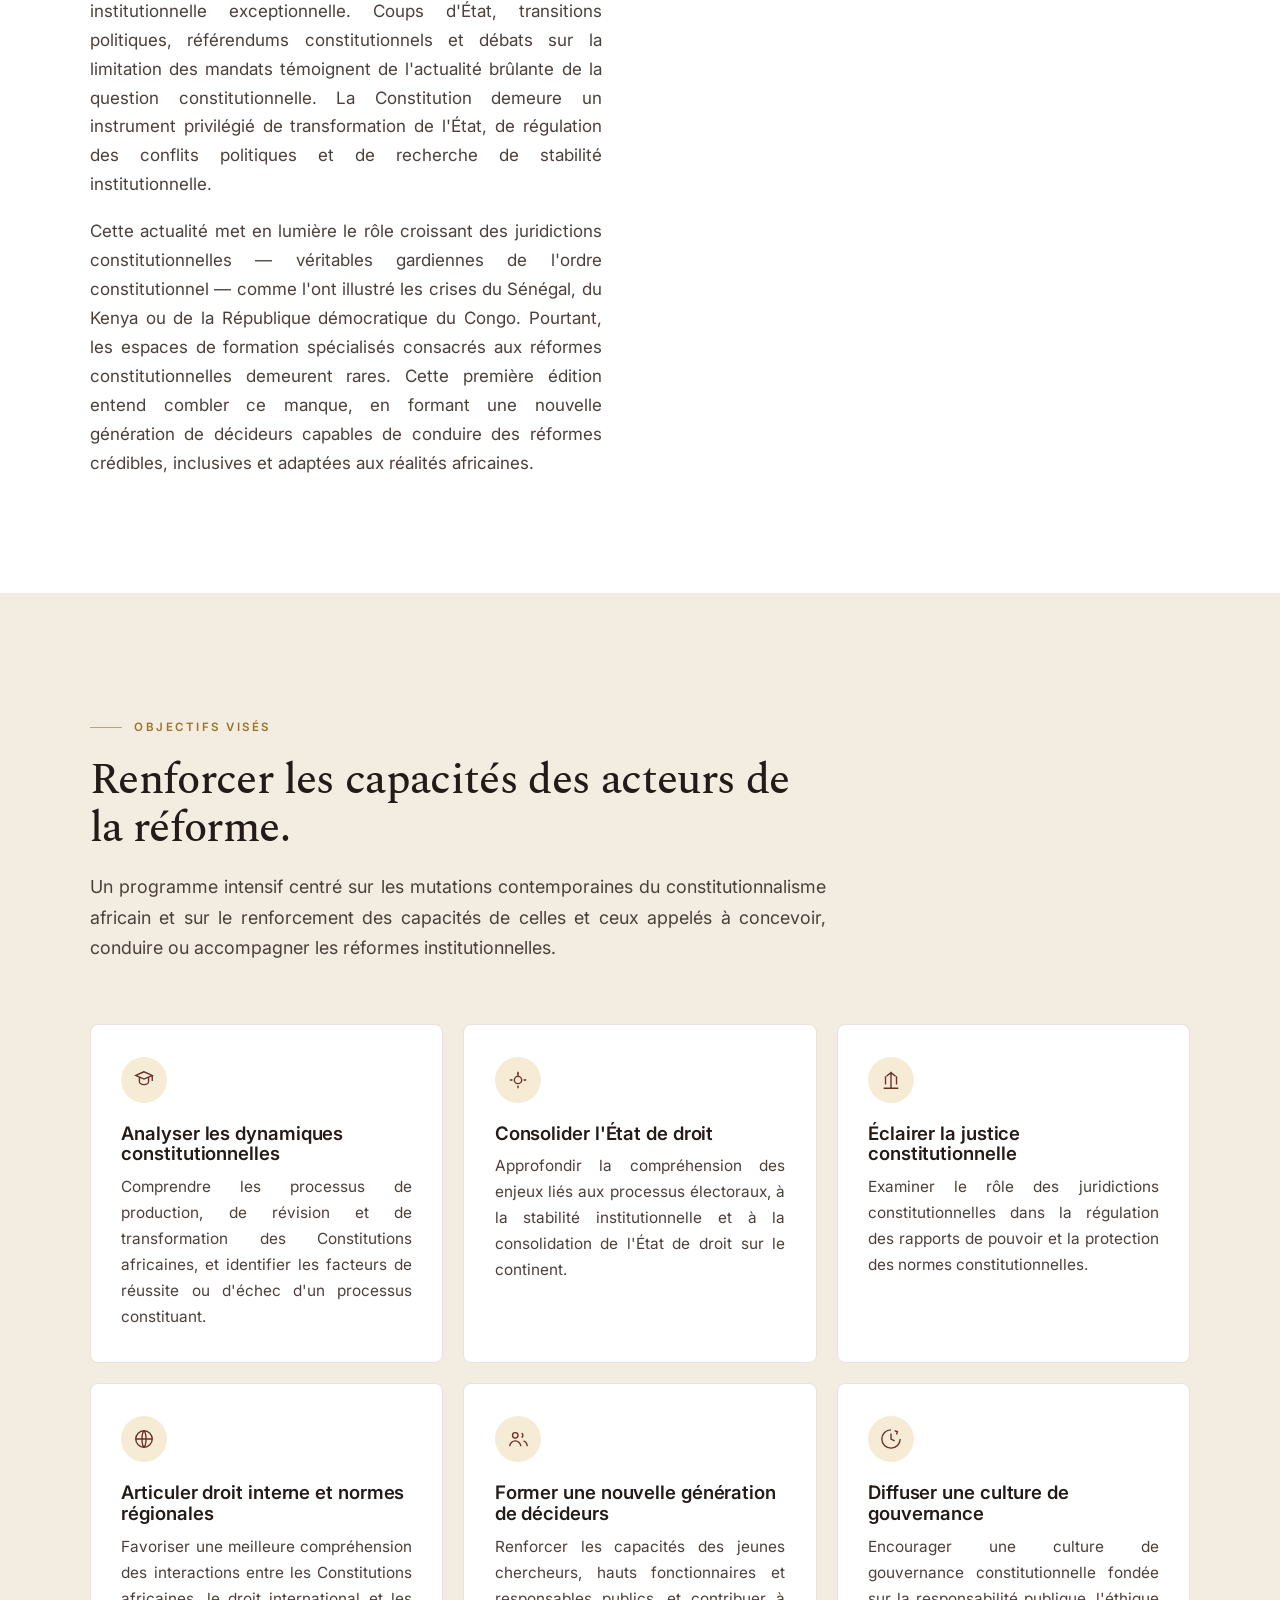
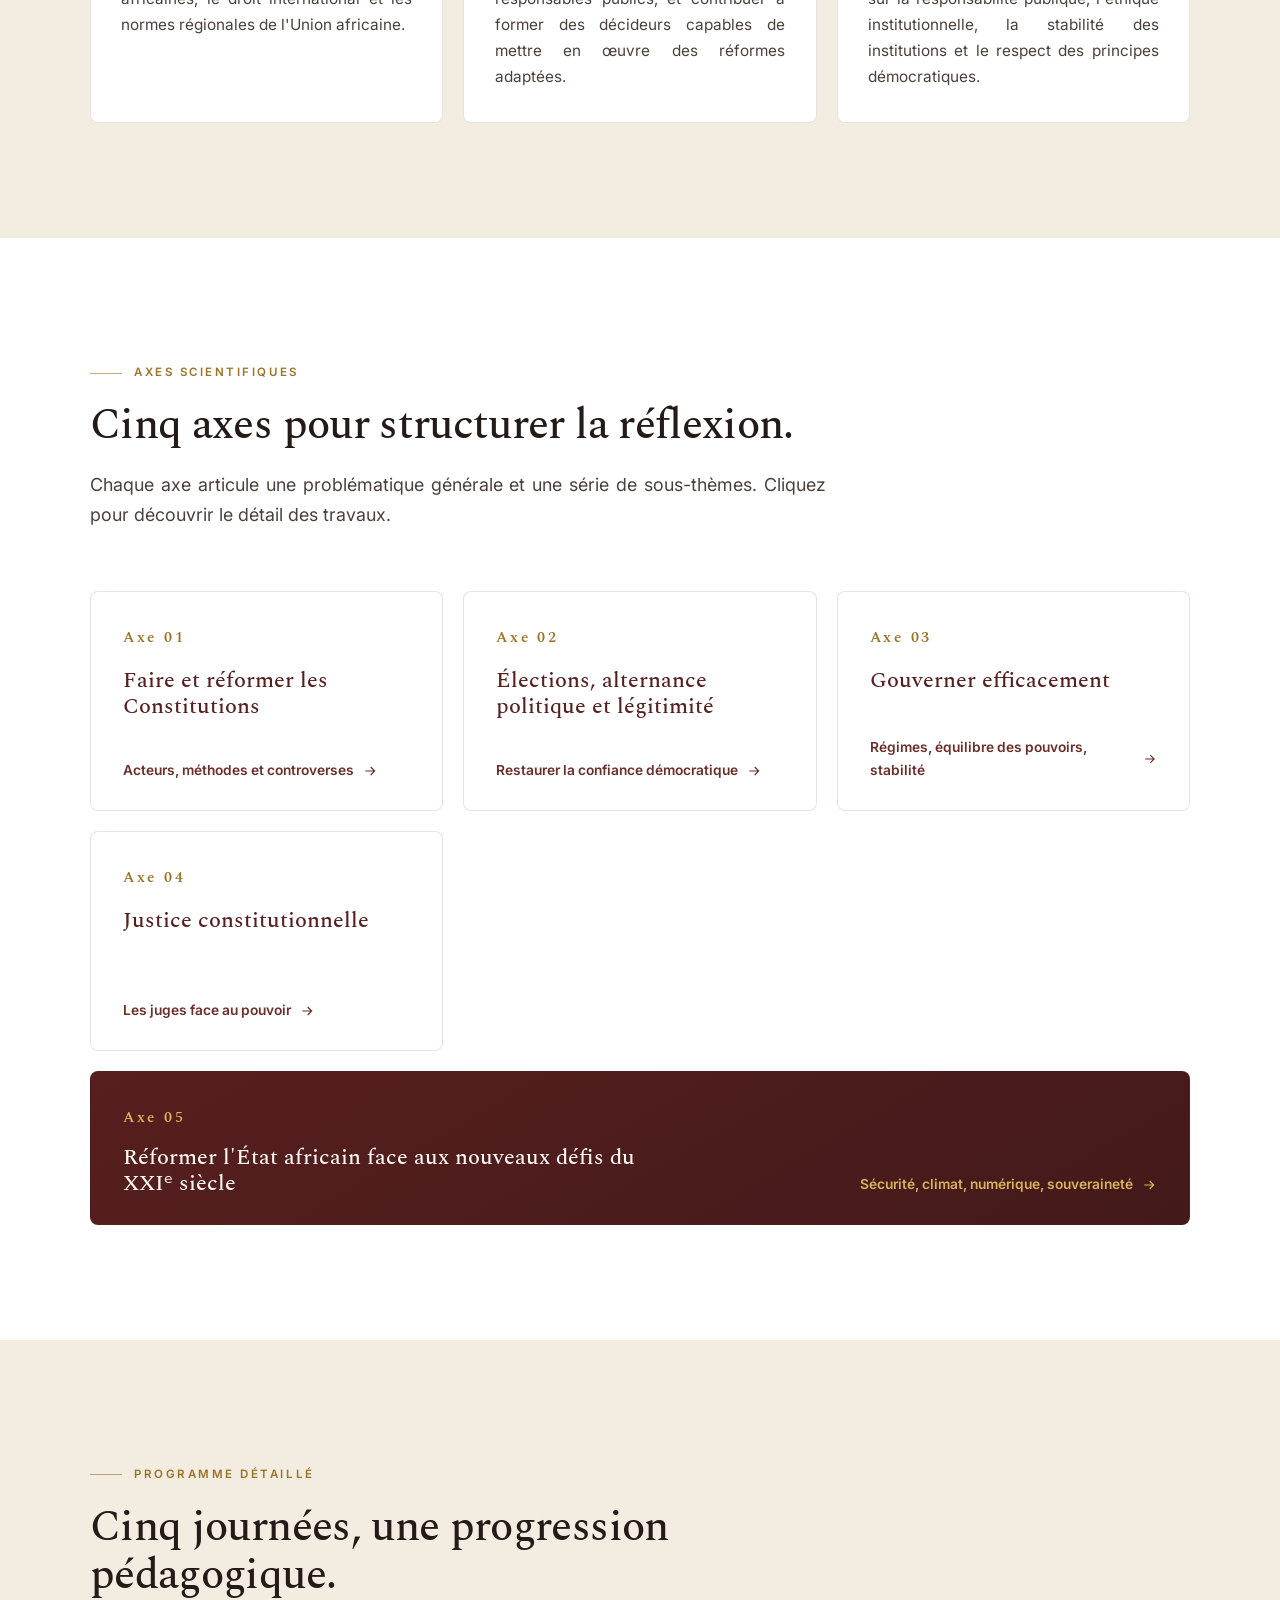
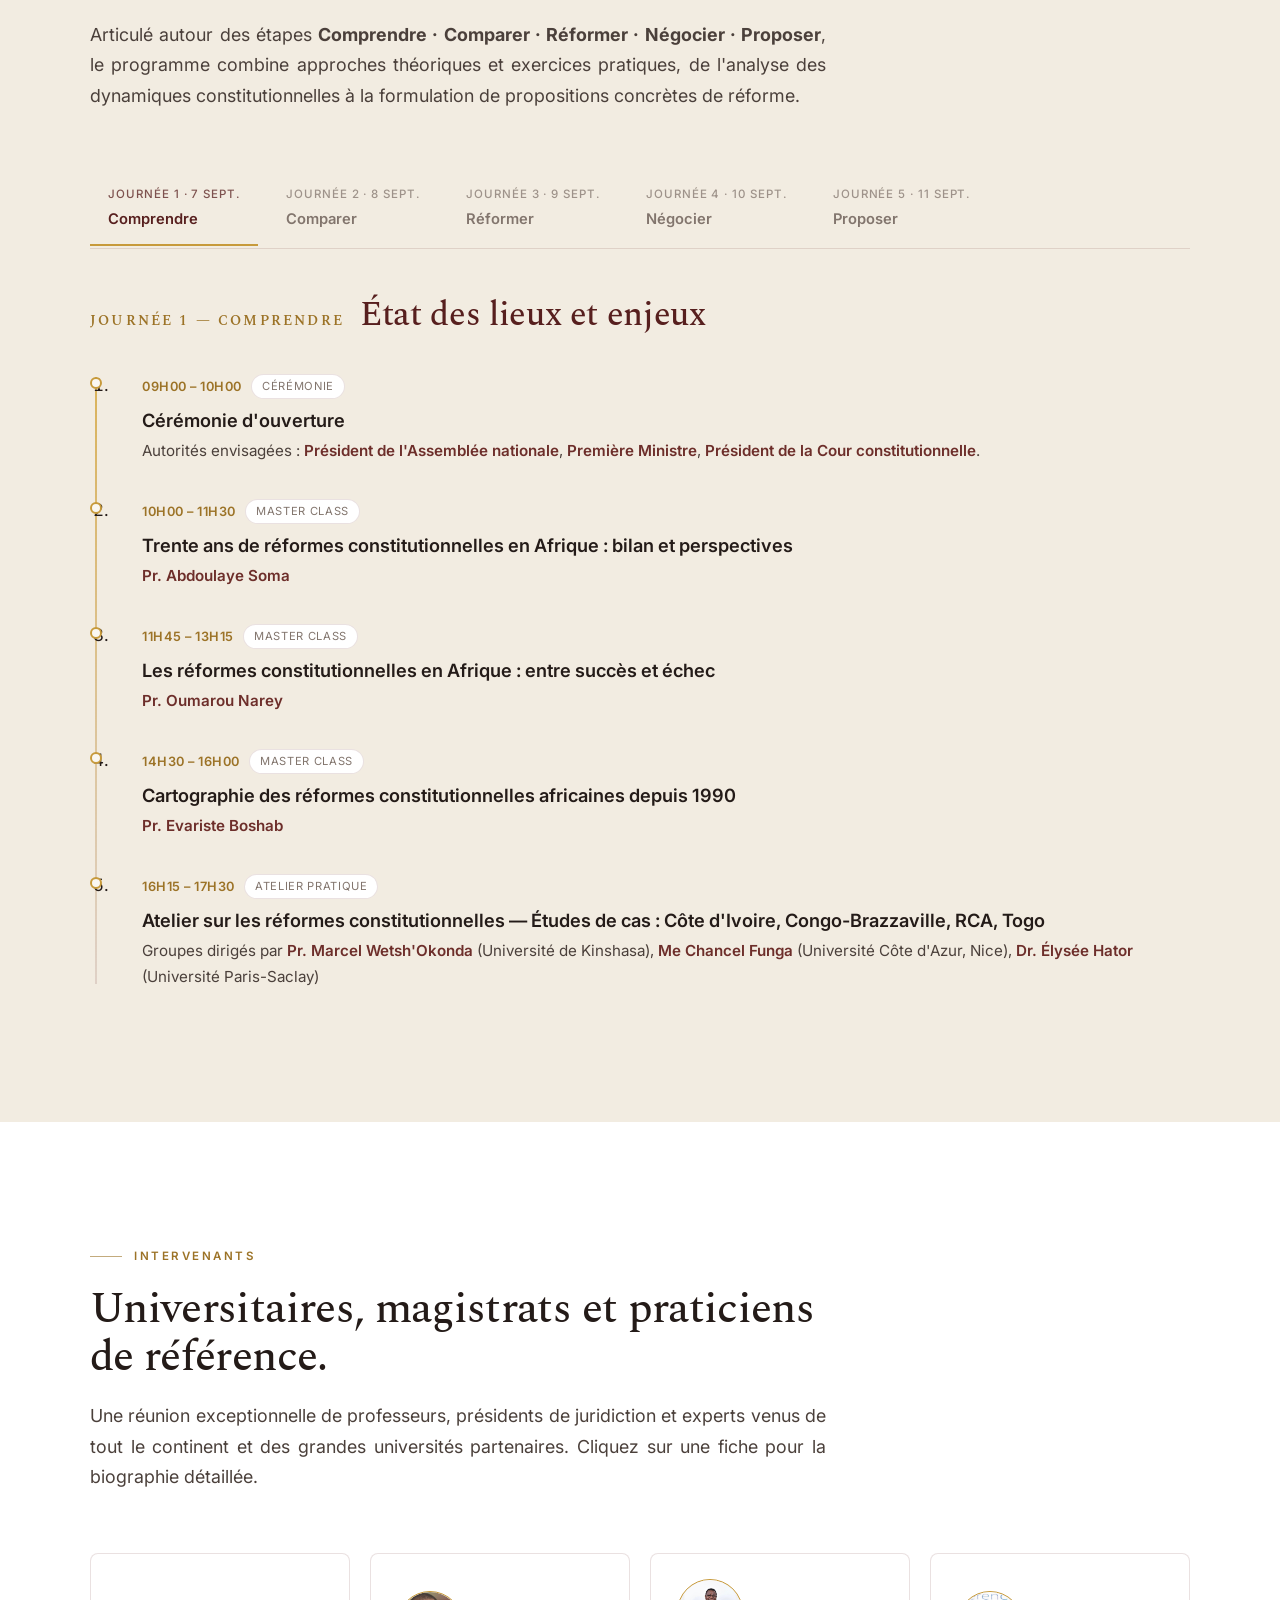
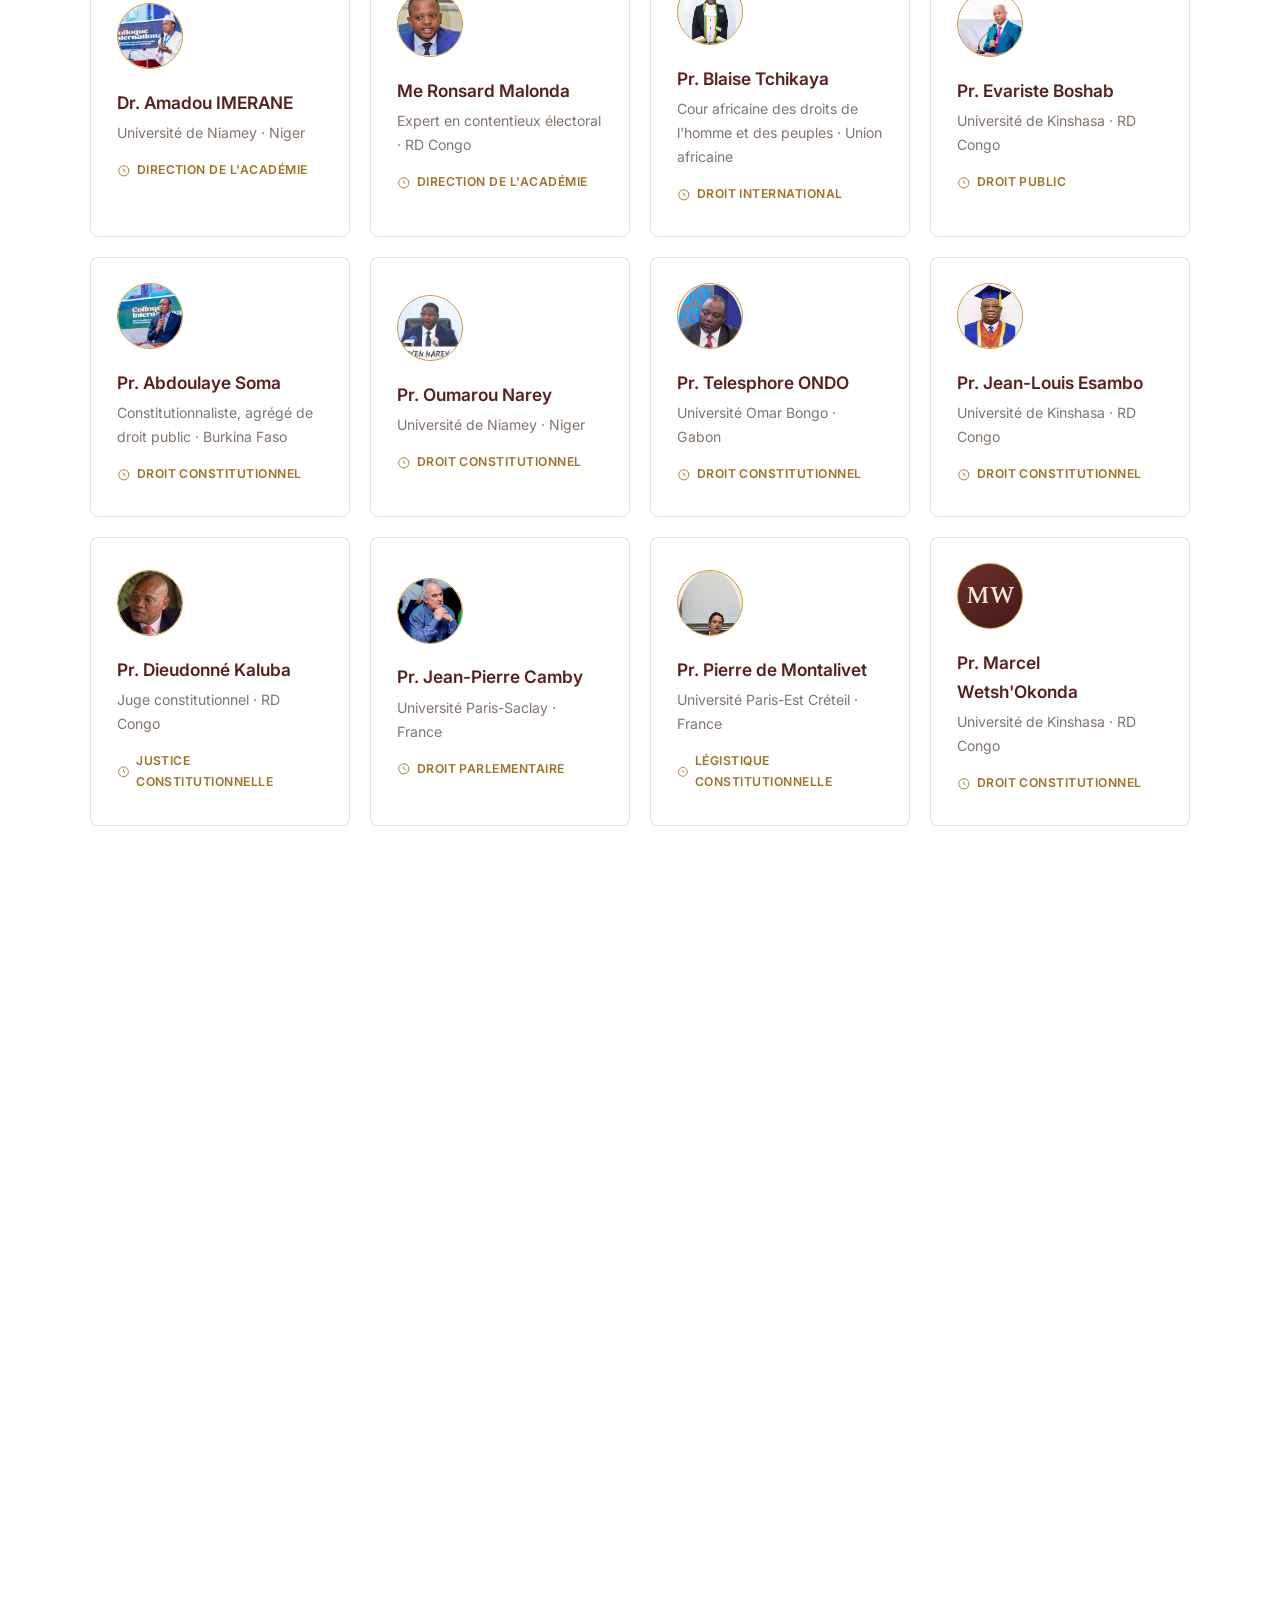
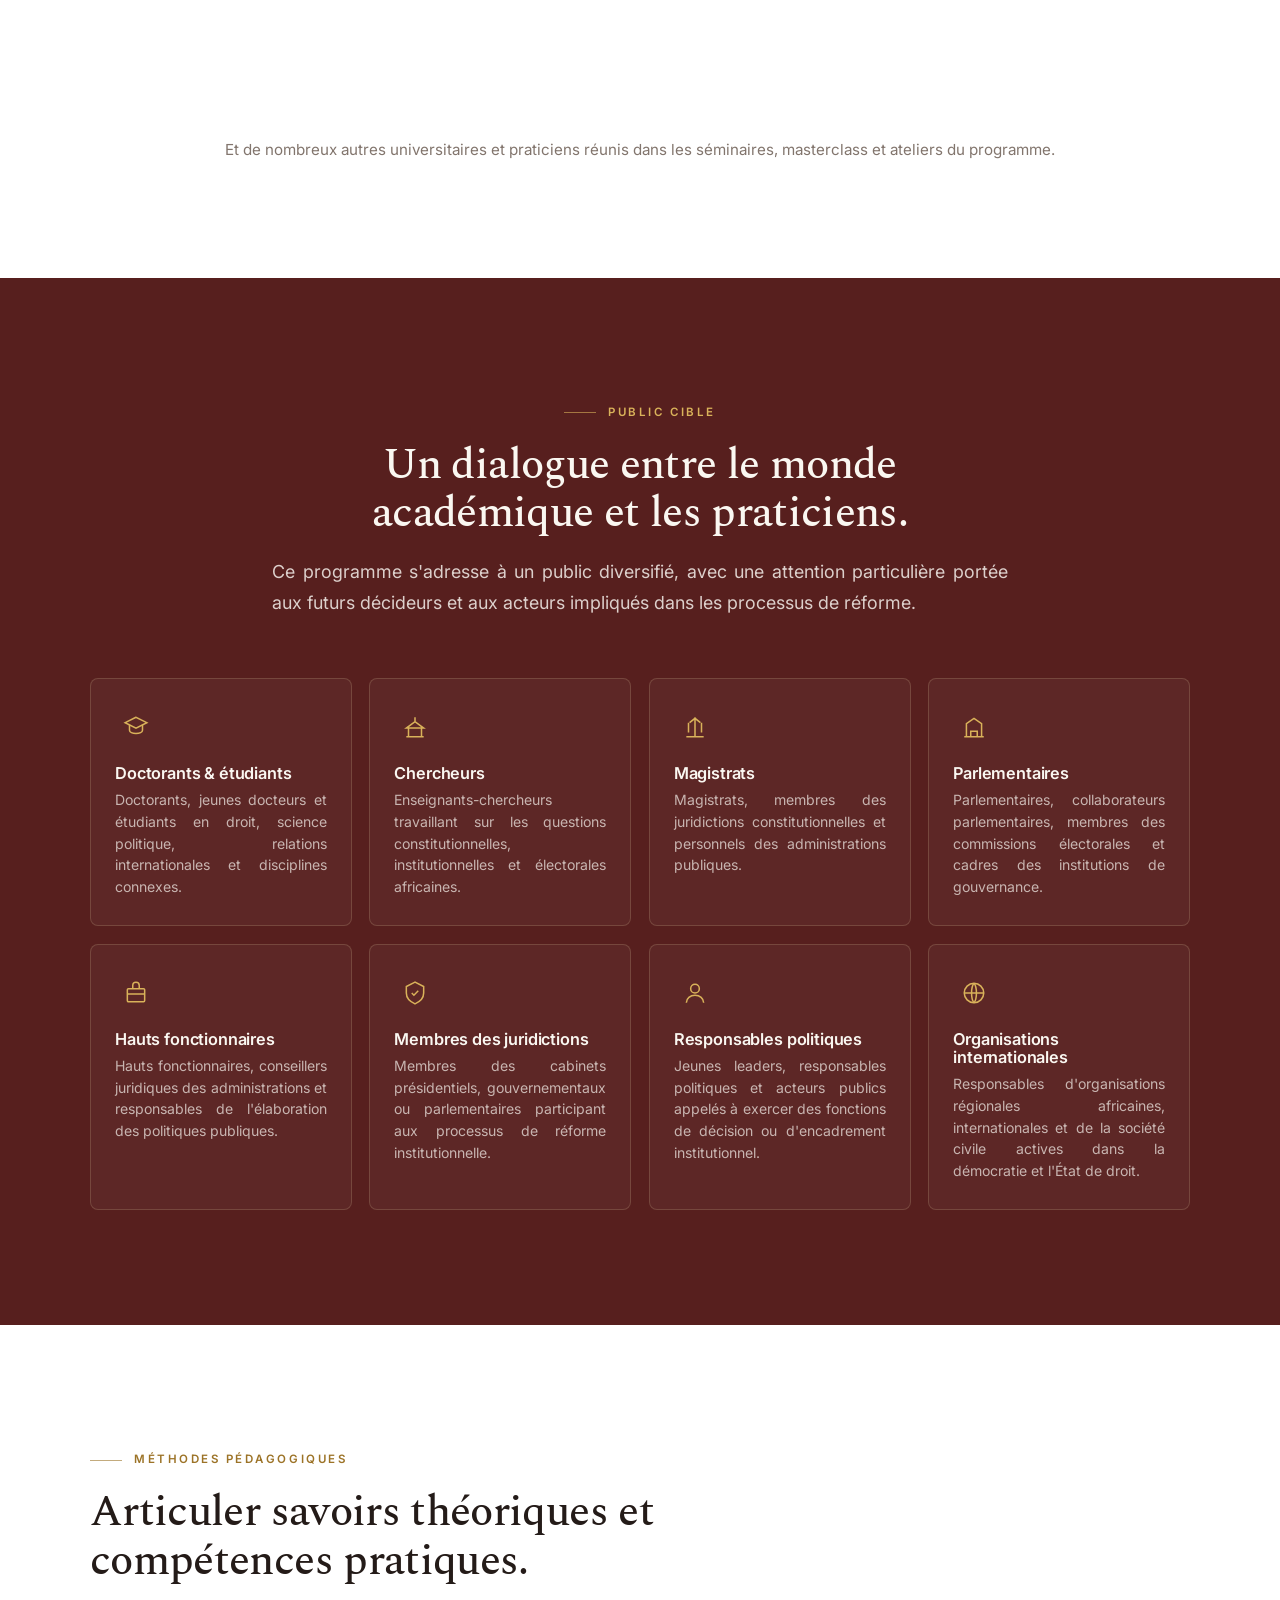
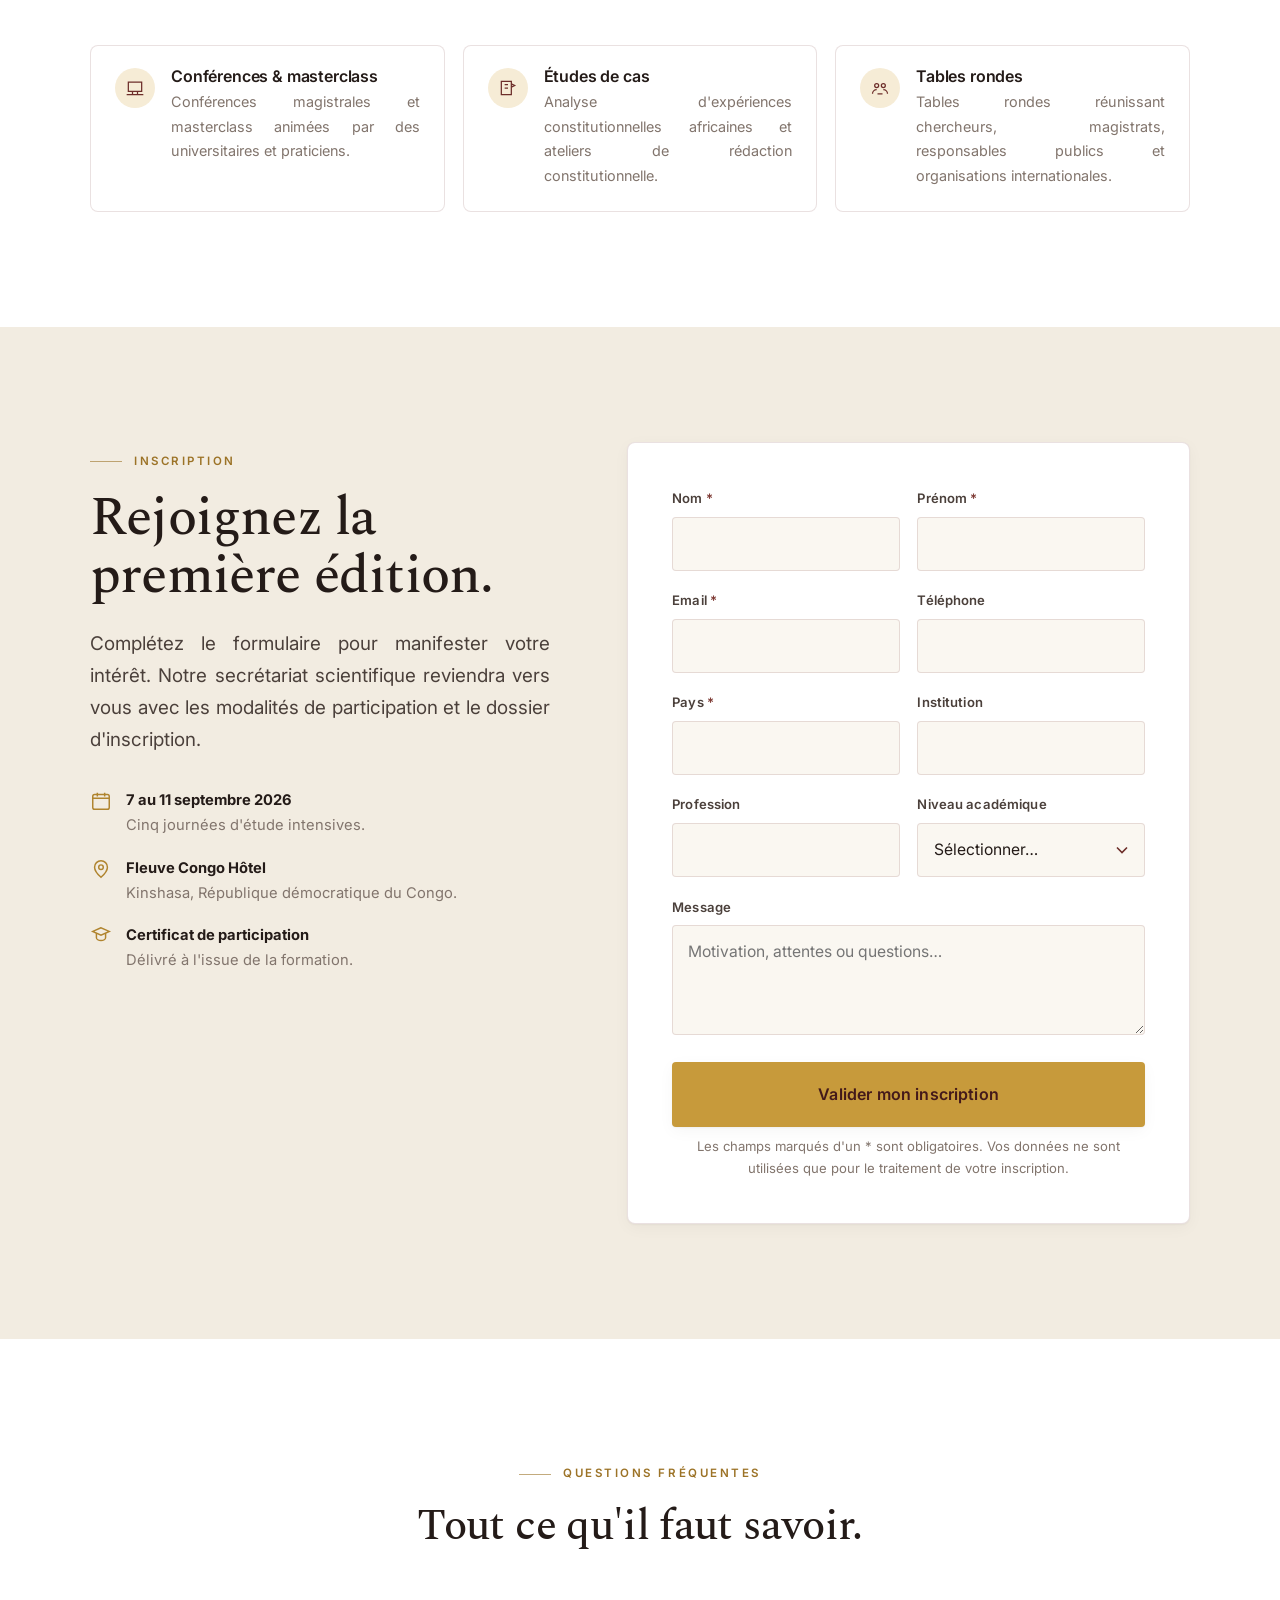
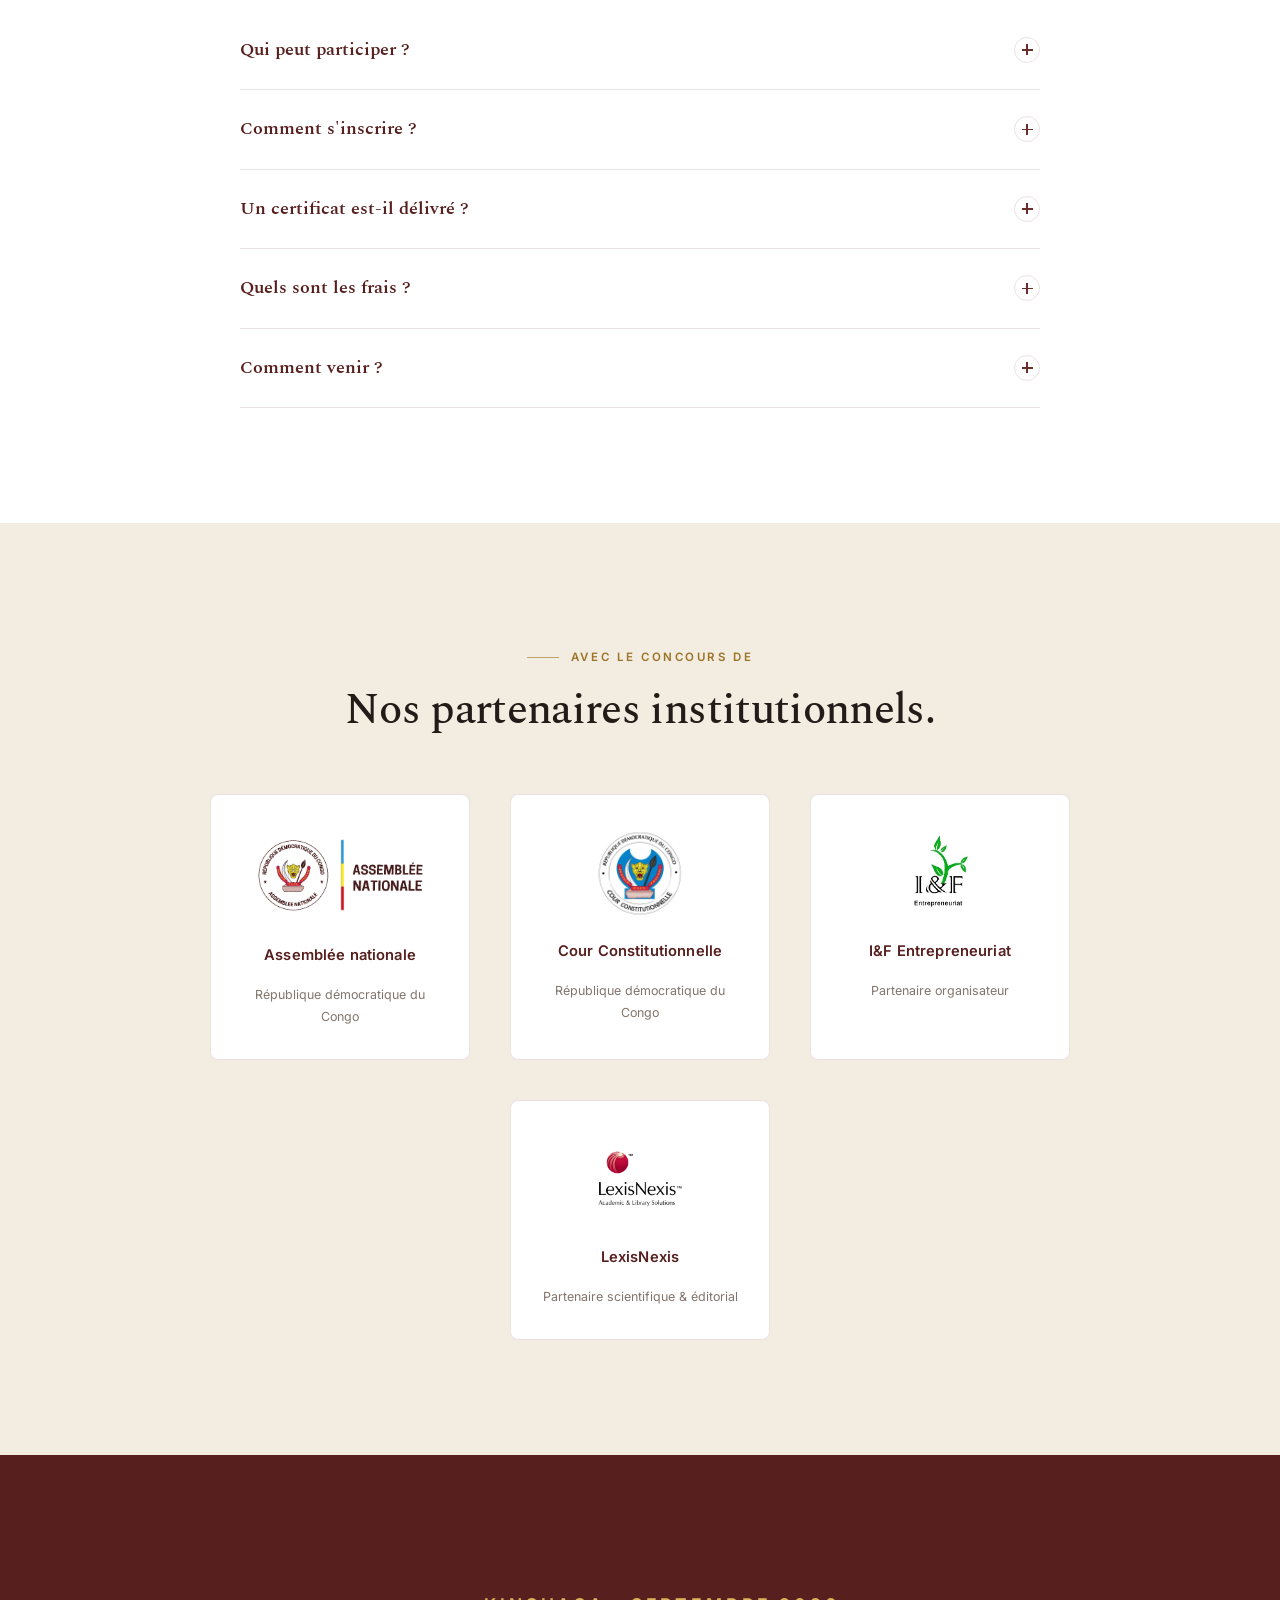
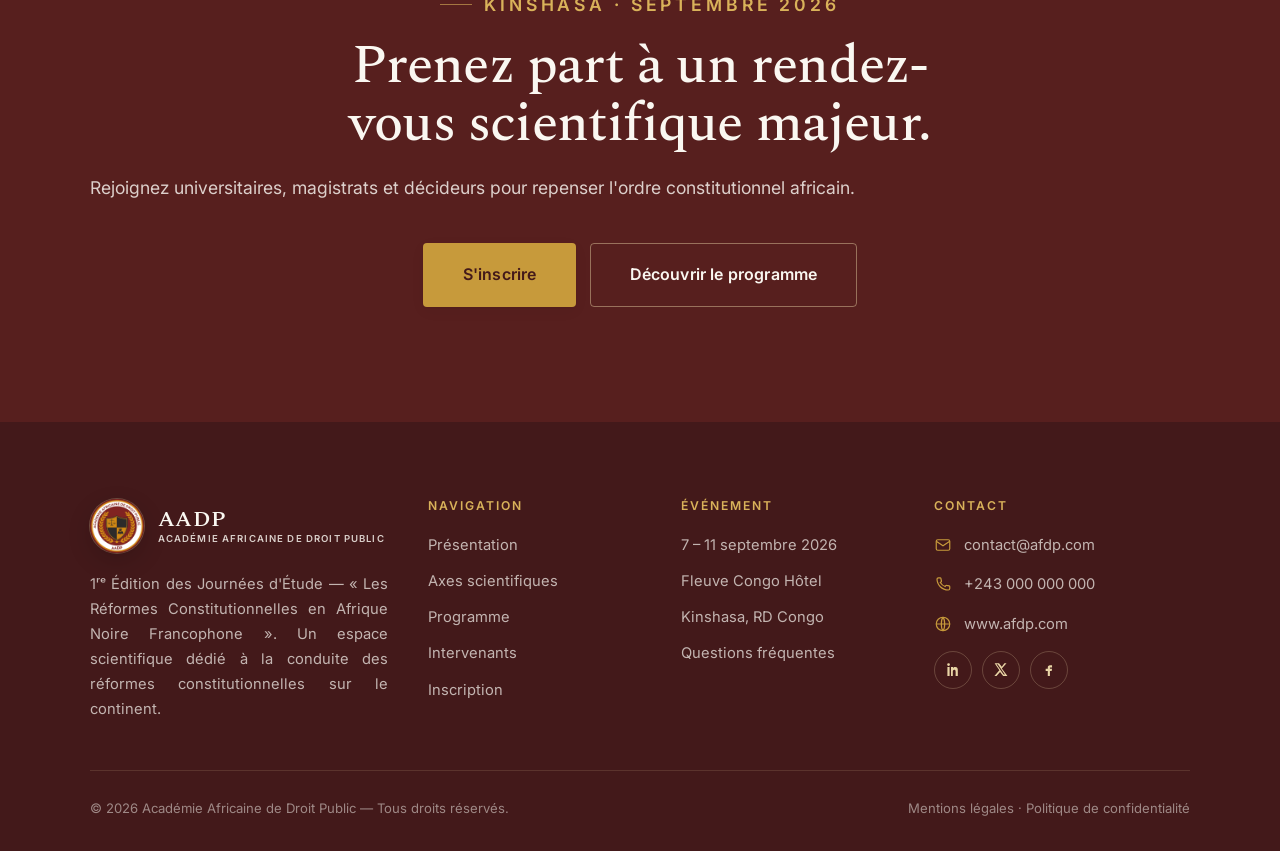
<file: journees-etude-2026.html>
<!DOCTYPE html>
<html lang="fr">
<head>
  <meta charset="UTF-8" />
  <meta name="viewport" content="width=device-width, initial-scale=1" />
  <title>AADP · Les Réformes Constitutionnelles en Afrique Noire Francophone — 1ʳᵉ Édition des Journées d'Étude</title>
  <meta name="description" content="Première édition des Journées d'Étude de l'Académie Africaine de Droit Public (AADP). Du 7 au 11 septembre 2026, Fleuve Congo Hôtel, Kinshasa. Un rendez-vous scientifique majeur pour penser l'avenir constitutionnel du continent." />
  <meta name="theme-color" content="#43191A" />
  <link rel="canonical" href="https://www.afdp.com/" />
  <link rel="icon" type="image/png" href="assets/img/aadp-logo.png" />
  <link rel="apple-touch-icon" href="assets/img/aadp-logo.png" />
  <meta property="og:image" content="assets/img/aadp-logo.png" />

  <!-- Open Graph -->
  <meta property="og:type" content="website" />
  <meta property="og:locale" content="fr_FR" />
  <meta property="og:title" content="Les Réformes Constitutionnelles en Afrique Noire Francophone — AADP" />
  <meta property="og:description" content="1ʳᵉ Édition des Journées d'Étude de l'Académie Africaine de Droit Public · 7–11 septembre 2026 · Fleuve Congo Hôtel, Kinshasa." />
  <meta property="og:site_name" content="Académie Africaine de Droit Public" />

  <!-- Fonts -->
  <link rel="preconnect" href="https://fonts.googleapis.com" />
  <link rel="preconnect" href="https://fonts.gstatic.com" crossorigin />
  <link href="https://fonts.googleapis.com/css2?family=Inter:wght@300;400;500;600;700&family=Spectral:ital,wght@0,400;0,500;0,600;1,400;1,500&display=swap" rel="stylesheet" />

  <link rel="stylesheet" href="assets/css/styles.css?v=20260725-event" />

  <!-- SEO structured data -->
  <script type="application/ld+json">
  {
    "@context": "https://schema.org",
    "@type": "EducationEvent",
    "name": "Les Réformes Constitutionnelles en Afrique Noire Francophone — 1ʳᵉ Édition des Journées d'Étude de l'AADP",
    "startDate": "2026-09-07",
    "endDate": "2026-09-11",
    "eventAttendanceMode": "https://schema.org/OfflineEventAttendanceMode",
    "eventStatus": "https://schema.org/EventScheduled",
    "location": {
      "@type": "Place",
      "name": "Fleuve Congo Hôtel",
      "address": { "@type": "PostalAddress", "addressLocality": "Kinshasa", "addressCountry": "CD" }
    },
    "organizer": { "@type": "Organization", "name": "Académie Africaine de Droit Public (AADP)", "url": "https://www.afdp.com" },
    "description": "Programme intensif de formation consacré aux mutations contemporaines du constitutionnalisme africain."
  }
  </script>
</head>
<body class="event-page">

<!-- =================== HEADER =================== -->
<header class="site-header" id="header">
  <div class="container">
    <nav class="nav" aria-label="Navigation principale">
      <a class="brand" href="index.html" aria-label="Retour au site institutionnel de l'AADP">
        <img class="brand__logo" src="assets/img/aadp-logo.png" alt="Emblème de l'Académie Africaine de Droit Public" width="54" height="54" />
        <span class="brand__text">
          <span class="brand__acr">AADP</span>
          <span class="brand__full">Site institutionnel</span>
        </span>
      </a>

      <a class="event-brand" href="#accueil" aria-label="Journées d'Étude 2026, accueil de l'événement">
        <span class="event-brand__edition">1ʳᵉ édition</span>
        <span class="event-brand__name">Journées d'Étude <b>2026</b></span>
      </a>

      <div class="nav__menu" id="navMenu">
        <ul class="nav__links">
          <li><a class="nav__link" href="#presentation">Présentation</a></li>
          <li><a class="nav__link" href="#axes">Axes</a></li>
          <li><a class="nav__link" href="#programme">Programme</a></li>
          <li><a class="nav__link" href="#intervenants">Intervenants</a></li>
          <li><a class="nav__link" href="#public">Public</a></li>
          <li><a class="nav__link" href="#faq">FAQ</a></li>
        </ul>
        <a class="btn btn--primary nav__cta" href="#inscription">S'inscrire</a>
      </div>

      <button class="nav__toggle" id="navToggle" aria-label="Ouvrir le menu" aria-expanded="false" aria-controls="navMenu">
        <span></span><span></span><span></span>
      </button>
    </nav>
  </div>
</header>

<main id="accueil">

<!-- =================== HERO =================== -->
<section class="hero event-hero" aria-labelledby="eventTitle">
  <div class="hero__maze" aria-hidden="true"></div>
  <div class="hero__glow" aria-hidden="true"></div>
  <div class="event-hero__grain" aria-hidden="true"></div>
  <div class="container">
    <div class="event-hero__stage">
      <div class="event-hero__copy">
        <div class="event-kicker">
          <span class="event-kicker__number">01</span>
          <span><b>Première édition</b>Un rendez-vous scientifique de l'AADP</span>
        </div>

        <p class="event-hero__place"><span></span> Kinshasa · République démocratique du Congo</p>
        <h1 class="event-hero__title" id="eventTitle">
          <span>Journées d'Étude</span>
          <strong>Les Réformes Constitutionnelles<br>en Afrique Noire Francophone</strong>
        </h1>
        <p class="event-hero__sub">Cinq journées pour comprendre, comparer et construire les réformes constitutionnelles africaines de demain.</p>

        <div class="event-hero__facts" aria-label="Informations pratiques">
          <div class="event-fact">
            <svg viewBox="0 0 24 24" fill="none" stroke="currentColor" stroke-width="1.6" aria-hidden="true"><rect x="3" y="5" width="18" height="16" rx="2"/><path d="M3 9h18M8 3v4M16 3v4"/></svg>
            <span><small>Dates</small><b>7 — 11 septembre 2026</b></span>
          </div>
          <div class="event-fact">
            <svg viewBox="0 0 24 24" fill="none" stroke="currentColor" stroke-width="1.6" aria-hidden="true"><path d="M12 21s7-6.2 7-11a7 7 0 1 0-14 0c0 4.8 7 11 7 11Z"/><circle cx="12" cy="10" r="2.5"/></svg>
            <span><small>Lieu</small><b>Fleuve Congo Hôtel</b></span>
          </div>
        </div>

        <div class="hero__actions event-hero__actions">
          <a class="btn btn--primary btn--lg" href="#inscription">S'inscrire</a>
          <a class="btn btn--ghost-light btn--lg" href="#programme">
            Voir le programme
            <svg viewBox="0 0 24 24" fill="none" stroke="currentColor" stroke-width="1.8" aria-hidden="true"><path d="M5 12h14M13 6l6 6-6 6"/></svg>
          </a>
        </div>
      </div>

      <div class="event-hero__visual" aria-label="Emblème des Journées d'Étude">
        <div class="event-orbit event-orbit--outer" aria-hidden="true"></div>
        <div class="event-orbit event-orbit--inner" aria-hidden="true"></div>
        <div class="event-hero__art">
          <img src="assets/img/carte_afrique_avec_elemant_de_la_cour.png" alt="Carte dorée de l'Afrique portant une balance de la justice" width="760" height="860" />
        </div>
        <div class="event-seal" aria-hidden="true">
          <span>07—11</span>
          <small>Sept. 2026</small>
        </div>
        <div class="event-countdown" id="eventCountdown" aria-label="Compte à rebours avant les Journées d'Étude">
          <p>Ouverture dans</p>
          <div class="event-countdown__values">
            <span><b id="countDays">--</b><small>jours</small></span>
            <i>:</i>
            <span><b id="countHours">--</b><small>heures</small></span>
            <i>:</i>
            <span><b id="countMinutes">--</b><small>min.</small></span>
          </div>
        </div>
      </div>
    </div>
  </div>
  <div class="event-hero__rail" aria-label="Caractéristiques de l'événement">
    <span><b>05</b> journées intensives</span>
    <span><b>05</b> axes scientifiques</span>
    <span><b>20+</b> intervenants</span>
    <span><b>01</b> certificat de participation</span>
  </div>
</section>

<!-- =================== PRÉSENTATION =================== -->
<section class="section section--paper" id="presentation">
  <div class="container">
    <div class="about__grid">
      <div class="about__lead reveal">
        <p class="overline">L'Académie & la 1ʳᵉ Édition</p>
        <h2 class="display">Un cadre de formation avancée pour penser l'avenir constitutionnel du continent.</h2>
        <div class="about__body">
          <p>L'<strong>Académie Africaine de Droit Public (AADP)</strong> réunit universitaires, magistrats, hauts fonctionnaires et responsables publics autour d'une même exigence : doter le continent d'un espace scientifique consacré à la conduite des réformes constitutionnelles. Sa première édition des <em>Journées d'Étude</em> inaugure un rendez-vous appelé à faire référence.</p>
          <p>Depuis 2020, l'Afrique connaît une séquence politique et institutionnelle exceptionnelle. Coups d'État, transitions politiques, référendums constitutionnels et débats sur la limitation des mandats témoignent de l'actualité brûlante de la question constitutionnelle. La Constitution demeure un instrument privilégié de transformation de l'État, de régulation des conflits politiques et de recherche de stabilité institutionnelle.</p>
          <p>Cette actualité met en lumière le rôle croissant des juridictions constitutionnelles — véritables gardiennes de l'ordre constitutionnel — comme l'ont illustré les crises du Sénégal, du Kenya ou de la République démocratique du Congo. Pourtant, les espaces de formation spécialisés consacrés aux réformes constitutionnelles demeurent rares. Cette première édition entend combler ce manque, en formant une nouvelle génération de décideurs capables de conduire des réformes crédibles, inclusives et adaptées aux réalités africaines.</p>
        </div>
      </div>

      <aside class="about__aside reveal" data-delay="1">
        <div class="stat-card">
          <div class="stat-card__num">05</div>
          <div class="stat-card__label">Journées d'étude — Comprendre, Comparer, Réformer, Négocier, Proposer</div>
        </div>
        <div class="stat-card">
          <div class="stat-card__num">05</div>
          <div class="stat-card__label">Axes scientifiques structurant les travaux</div>
        </div>
        <div class="pull-quote">
          <div class="pull-quote__mark" aria-hidden="true">“</div>
          <p>Un rendez-vous scientifique majeur pour penser l'avenir constitutionnel du continent.</p>
        </div>
      </aside>
    </div>
  </div>
</section>

<!-- =================== OBJECTIFS =================== -->
<section class="section section--tint" id="objectifs">
  <div class="container">
    <div class="section-head reveal">
      <p class="overline">Objectifs visés</p>
      <h2 class="section-title">Renforcer les capacités des acteurs de la réforme.</h2>
      <p class="section-intro">Un programme intensif centré sur les mutations contemporaines du constitutionnalisme africain et sur le renforcement des capacités de celles et ceux appelés à concevoir, conduire ou accompagner les réformes institutionnelles.</p>
    </div>

    <div class="obj-grid">
      <article class="obj-card reveal">
        <div class="obj-card__icon"><svg viewBox="0 0 24 24" fill="none" stroke="currentColor" stroke-width="1.5" aria-hidden="true"><path d="M12 3 3 7l9 4 9-4-9-4Z"/><path d="M7 9v5c0 1.5 2.2 3 5 3s5-1.5 5-3V9"/><path d="M21 7v6"/></svg></div>
        <h3>Analyser les dynamiques constitutionnelles</h3>
        <p>Comprendre les processus de production, de révision et de transformation des Constitutions africaines, et identifier les facteurs de réussite ou d'échec d'un processus constituant.</p>
      </article>
      <article class="obj-card reveal" data-delay="1">
        <div class="obj-card__icon"><svg viewBox="0 0 24 24" fill="none" stroke="currentColor" stroke-width="1.5" aria-hidden="true"><path d="M12 3v3M12 21v-3M3 12h3M21 12h-3"/><circle cx="12" cy="12" r="4"/><path d="M12 8V4"/></svg></div>
        <h3>Consolider l'État de droit</h3>
        <p>Approfondir la compréhension des enjeux liés aux processus électoraux, à la stabilité institutionnelle et à la consolidation de l'État de droit sur le continent.</p>
      </article>
      <article class="obj-card reveal" data-delay="2">
        <div class="obj-card__icon"><svg viewBox="0 0 24 24" fill="none" stroke="currentColor" stroke-width="1.5" aria-hidden="true"><path d="M12 3v18M7 8l5-4 5 4M6 8v9M18 8v9M4 21h16"/></svg></div>
        <h3>Éclairer la justice constitutionnelle</h3>
        <p>Examiner le rôle des juridictions constitutionnelles dans la régulation des rapports de pouvoir et la protection des normes constitutionnelles.</p>
      </article>
      <article class="obj-card reveal">
        <div class="obj-card__icon"><svg viewBox="0 0 24 24" fill="none" stroke="currentColor" stroke-width="1.5" aria-hidden="true"><circle cx="12" cy="12" r="9"/><path d="M3 12h18M12 3c3 3.5 3 14.5 0 18M12 3c-3 3.5-3 14.5 0 18"/></svg></div>
        <h3>Articuler droit interne et normes régionales</h3>
        <p>Favoriser une meilleure compréhension des interactions entre les Constitutions africaines, le droit international et les normes régionales de l'Union africaine.</p>
      </article>
      <article class="obj-card reveal" data-delay="1">
        <div class="obj-card__icon"><svg viewBox="0 0 24 24" fill="none" stroke="currentColor" stroke-width="1.5" aria-hidden="true"><circle cx="9" cy="8" r="3"/><path d="M3 20c0-3.3 2.7-6 6-6s6 2.7 6 6"/><path d="M16 5.5a3 3 0 0 1 0 5M18 14c2.4.8 4 3 4 6"/></svg></div>
        <h3>Former une nouvelle génération de décideurs</h3>
        <p>Renforcer les capacités des jeunes chercheurs, hauts fonctionnaires et responsables publics, et contribuer à former des décideurs capables de mettre en œuvre des réformes adaptées.</p>
      </article>
      <article class="obj-card reveal" data-delay="2">
        <div class="obj-card__icon"><svg viewBox="0 0 24 24" fill="none" stroke="currentColor" stroke-width="1.5" aria-hidden="true"><path d="M12 2a10 10 0 1 0 10 10"/><path d="M12 6v6l4 2"/><path d="M16 3l3 1-1 3"/></svg></div>
        <h3>Diffuser une culture de gouvernance</h3>
        <p>Encourager une culture de gouvernance constitutionnelle fondée sur la responsabilité publique, l'éthique institutionnelle, la stabilité des institutions et le respect des principes démocratiques.</p>
      </article>
    </div>
  </div>
</section>

<!-- =================== AXES SCIENTIFIQUES =================== -->
<section class="section section--paper" id="axes">
  <div class="container">
    <div class="section-head reveal">
      <p class="overline">Axes scientifiques</p>
      <h2 class="section-title">Cinq axes pour structurer la réflexion.</h2>
      <p class="section-intro">Chaque axe articule une problématique générale et une série de sous-thèmes. Cliquez pour découvrir le détail des travaux.</p>
    </div>

    <div class="axes-grid" id="axesGrid">
      <button class="axis-card reveal" data-axis="1">
        <span class="axis-card__num">Axe 01</span>
        <span class="axis-card__title">Faire et réformer les Constitutions</span>
        <span class="axis-card__foot">Acteurs, méthodes et controverses <svg viewBox="0 0 24 24" fill="none" stroke="currentColor" stroke-width="1.8" aria-hidden="true"><path d="M5 12h14M13 6l6 6-6 6"/></svg></span>
      </button>
      <button class="axis-card reveal" data-delay="1" data-axis="2">
        <span class="axis-card__num">Axe 02</span>
        <span class="axis-card__title">Élections, alternance politique et légitimité</span>
        <span class="axis-card__foot">Restaurer la confiance démocratique <svg viewBox="0 0 24 24" fill="none" stroke="currentColor" stroke-width="1.8" aria-hidden="true"><path d="M5 12h14M13 6l6 6-6 6"/></svg></span>
      </button>
      <button class="axis-card reveal" data-delay="2" data-axis="3">
        <span class="axis-card__num">Axe 03</span>
        <span class="axis-card__title">Gouverner efficacement</span>
        <span class="axis-card__foot">Régimes, équilibre des pouvoirs, stabilité <svg viewBox="0 0 24 24" fill="none" stroke="currentColor" stroke-width="1.8" aria-hidden="true"><path d="M5 12h14M13 6l6 6-6 6"/></svg></span>
      </button>
      <button class="axis-card reveal" data-axis="4">
        <span class="axis-card__num">Axe 04</span>
        <span class="axis-card__title">Justice constitutionnelle</span>
        <span class="axis-card__foot">Les juges face au pouvoir <svg viewBox="0 0 24 24" fill="none" stroke="currentColor" stroke-width="1.8" aria-hidden="true"><path d="M5 12h14M13 6l6 6-6 6"/></svg></span>
      </button>
      <button class="axis-card axis-card--wide reveal" data-delay="1" data-axis="5">
        <span class="axis-card__lead">
          <span class="axis-card__num">Axe 05</span>
          <span class="axis-card__title">Réformer l'État africain face aux nouveaux défis du XXIᵉ siècle</span>
        </span>
        <span class="axis-card__foot">Sécurité, climat, numérique, souveraineté <svg viewBox="0 0 24 24" fill="none" stroke="currentColor" stroke-width="1.8" aria-hidden="true"><path d="M5 12h14M13 6l6 6-6 6"/></svg></span>
      </button>
    </div>
  </div>
</section>

<!-- =================== PROGRAMME =================== -->
<section class="section section--tint" id="programme">
  <div class="container">
    <div class="section-head reveal">
      <p class="overline">Programme détaillé</p>
      <h2 class="section-title">Cinq journées, une progression pédagogique.</h2>
      <p class="section-intro">Articulé autour des étapes <strong>Comprendre · Comparer · Réformer · Négocier · Proposer</strong>, le programme combine approches théoriques et exercices pratiques, de l'analyse des dynamiques constitutionnelles à la formulation de propositions concrètes de réforme.</p>
    </div>

    <div class="program reveal">
      <div class="program__tabs" role="tablist" aria-label="Journées du programme">
        <button class="program__tab is-active" role="tab" aria-selected="true" data-day="1"><small>Journée 1 · 7 sept.</small>Comprendre</button>
        <button class="program__tab" role="tab" aria-selected="false" data-day="2"><small>Journée 2 · 8 sept.</small>Comparer</button>
        <button class="program__tab" role="tab" aria-selected="false" data-day="3"><small>Journée 3 · 9 sept.</small>Réformer</button>
        <button class="program__tab" role="tab" aria-selected="false" data-day="4"><small>Journée 4 · 10 sept.</small>Négocier</button>
        <button class="program__tab" role="tab" aria-selected="false" data-day="5"><small>Journée 5 · 11 sept.</small>Proposer</button>
      </div>

      <!-- Journée 1 -->
      <div class="program__day is-active" data-day="1" role="tabpanel">
        <div class="day-head"><span class="day-head__step">Journée 1 — Comprendre</span><h3 class="day-head__title">État des lieux et enjeux</h3></div>
        <ol class="timeline">
          <li class="tl-item"><span class="tl-item__time">09h00 – 10h00</span><span class="tl-item__format">Cérémonie</span><p class="tl-item__title">Cérémonie d'ouverture</p><p class="tl-item__people">Autorités envisagées : <strong>Président de l'Assemblée nationale</strong>, <strong>Première Ministre</strong>, <strong>Président de la Cour constitutionnelle</strong>.</p></li>
          <li class="tl-item"><span class="tl-item__time">10h00 – 11h30</span><span class="tl-item__format">Master class</span><p class="tl-item__title">Trente ans de réformes constitutionnelles en Afrique : bilan et perspectives</p><p class="tl-item__people"><strong>Pr. Abdoulaye Soma</strong></p></li>
          <li class="tl-item"><span class="tl-item__time">11h45 – 13h15</span><span class="tl-item__format">Master class</span><p class="tl-item__title">Les réformes constitutionnelles en Afrique : entre succès et échec</p><p class="tl-item__people"><strong>Pr. Oumarou Narey</strong></p></li>
          <li class="tl-item"><span class="tl-item__time">14h30 – 16h00</span><span class="tl-item__format">Master class</span><p class="tl-item__title">Cartographie des réformes constitutionnelles africaines depuis 1990</p><p class="tl-item__people"><strong>Pr. Evariste Boshab</strong></p></li>
          <li class="tl-item"><span class="tl-item__time">16h15 – 17h30</span><span class="tl-item__format">Atelier pratique</span><p class="tl-item__title">Atelier sur les réformes constitutionnelles — Études de cas : Côte d'Ivoire, Congo-Brazzaville, RCA, Togo</p><p class="tl-item__people">Groupes dirigés par <strong>Pr. Marcel Wetsh'Okonda</strong> (Université de Kinshasa), <strong>Me Chancel Funga</strong> (Université Côte d'Azur, Nice), <strong>Dr. Élysée Hator</strong> (Université Paris-Saclay)</p></li>
        </ol>
      </div>

      <!-- Journée 2 -->
      <div class="program__day" data-day="2" role="tabpanel" hidden>
        <div class="day-head"><span class="day-head__step">Journée 2 — Comparer</span><h3 class="day-head__title">Rédaction de la Constitution, élections et alternance</h3></div>
        <ol class="timeline">
          <li class="tl-item"><span class="tl-item__time">09h00 – 11h00</span><span class="tl-item__format">Séminaire</span><p class="tl-item__title">La légistique constitutionnelle : écriture de la norme constitutionnelle</p><p class="tl-item__people"><strong>Pr. Pierre de Montalivet</strong> (Université Paris-Est Créteil)</p></li>
          <li class="tl-item"><span class="tl-item__time">11h15 – 12h45</span><span class="tl-item__format">Séminaire</span><p class="tl-item__title">Le portrait des réformes constitutionnelles en Afrique : révision et changement de Constitution</p><p class="tl-item__people"><strong>Dr. Guelord LUEMA</strong> (Université Paris-Est Créteil · Président et fondateur de l'Académie)</p></li>
          <li class="tl-item"><span class="tl-item__time">14h00 – 16h00</span><span class="tl-item__format">Séminaire</span><p class="tl-item__title">Alternance politique et limitation des mandats présidentiels : regard croisé</p><p class="tl-item__people"><strong>Pr. Jean-Pierre Camby</strong> (Université Paris-Saclay), <strong>Dr. Amadou IMERANE</strong> (Université de Niamey · Direction de l'Académie), <strong>M. David Aloco</strong> (Université de Bordeaux)</p></li>
          <li class="tl-item"><span class="tl-item__time">16h15 – 17h45</span><span class="tl-item__format">Séminaire</span><p class="tl-item__title">Réformes électorales et gouvernance démocratique</p><p class="tl-item__people"><strong>Dr. Gilles Badet</strong> (Université d'Abomey-Calavi), <strong>Me Ronsard Malonda</strong> (Direction de l'Académie · contentieux électoral)</p></li>
        </ol>
      </div>

      <!-- Journée 3 -->
      <div class="program__day" data-day="3" role="tabpanel" hidden>
        <div class="day-head"><span class="day-head__step">Journée 3 — Réformer</span><h3 class="day-head__title">Transitions et refondation</h3></div>
        <ol class="timeline">
          <li class="tl-item"><span class="tl-item__time">09h00 – 11h00</span><span class="tl-item__format">Séminaire</span><p class="tl-item__title">Transitions constitutionnelles en Afrique contemporaine : regard croisé</p><p class="tl-item__people"><strong>Pr. Jean-Louis Esambo</strong> (Université de Kinshasa), <strong>Pr. Éric Ngango</strong> (Université de Douala)</p></li>
          <li class="tl-item"><span class="tl-item__time">11h15 – 12h30 · 14h00 – 15h45</span><span class="tl-item__format">Séminaire</span><p class="tl-item__title">L'encadrement des réformes constitutionnelles par le droit de l'Union africaine · Organisations régionales face aux changements anticonstitutionnels</p><p class="tl-item__people"><strong>Pr. Blaise Tchikaya</strong>, Président de la Cour africaine des droits de l'homme et des peuples ; <strong>Pr. Kazadi Mpiana</strong> (Université Nouveaux Horizons)</p></li>
          <li class="tl-item"><span class="tl-item__time">16h00 – 17h30</span><span class="tl-item__format">Étude de cas</span><p class="tl-item__title">Les coups d'État militaires : Mali, Burkina Faso, Niger, Gabon, Tchad</p><p class="tl-item__people">Groupes dirigés par <strong>Dr. Isaac Muzigwa</strong> (Université de Toulon), <strong>Dr. Puis D'joli</strong> (Université Paris 13), <strong>M. Jonas Tshibayi Ntumba</strong> (Université de Strasbourg)</p></li>
          <li class="tl-item"><span class="tl-item__time">Production</span><span class="tl-item__format">Atelier</span><p class="tl-item__title">Note stratégique : restaurer l'ordre constitutionnel et élaboration de la Charte de transition</p><p class="tl-item__people">Groupes dirigés par <strong>Pr. Oumarou Narey</strong>, <strong>Pr. Kazadi Mpiana</strong> (Université Nouveaux Horizons), <strong>Dr. Amadou IMERANE</strong> (Université de Niamey)</p></li>
        </ol>
      </div>

      <!-- Journée 4 -->
      <div class="program__day" data-day="4" role="tabpanel" hidden>
        <div class="day-head"><span class="day-head__step">Journée 4 — Négocier</span><h3 class="day-head__title">Justice constitutionnelle et ingénierie constitutionnelle</h3></div>
        <ol class="timeline">
          <li class="tl-item"><span class="tl-item__time">09h00 – 10h30</span><span class="tl-item__format">Séminaire</span><p class="tl-item__title">Rôle du juge constitutionnel dans les réformes constitutionnelles</p><p class="tl-item__people"><strong>Pr. Dieudonné Kaluba</strong></p></li>
          <li class="tl-item"><span class="tl-item__time">10h45 – 12h15</span><span class="tl-item__format">Séminaire</span><p class="tl-item__title">L'humanisation des réformes constitutionnelles internes devant les organes africains des droits de l'homme</p><p class="tl-item__people"><strong>Pr. Trésor Makunya</strong> (Université de Prétoria)</p></li>
          <li class="tl-item"><span class="tl-item__time">14h00 – 15h30</span><span class="tl-item__format">Séminaire</span><p class="tl-item__title">Ingénierie constitutionnelle (référendum, commissions, rédaction du texte constitutionnel)</p><p class="tl-item__people"><strong>Pr. Jacques D'joli</strong></p></li>
          <li class="tl-item"><span class="tl-item__time">15h45 – 17h00</span><span class="tl-item__format">Séminaire</span><p class="tl-item__title">La légistique constitutionnelle en RDC (L'écrire de la norme constitutionnelle en RDC)</p><p class="tl-item__people"><strong>Pr. François Bokona</strong></p></li>
          <li class="tl-item"><span class="tl-item__time">17h15 – 18h30</span><span class="tl-item__format">Séminaire</span><p class="tl-item__title">Les nouveaux défis du constitutionnalisme en Afrique · Les réformes constitutionnelles à l'ère du numérique : intelligence artificielle, souveraineté numérique et protection des droits fondamentaux en Afrique</p><p class="tl-item__people"><strong>Pr. Sébastien Lath</strong>, <strong>M. Brozeck Kandolo</strong></p></li>
        </ol>
      </div>

      <!-- Journée 5 -->
      <div class="program__day" data-day="5" role="tabpanel" hidden>
        <div class="day-head"><span class="day-head__step">Journée 5 — Proposer</span><h3 class="day-head__title">Atelier pratique</h3></div>
        <ol class="timeline">
          <li class="tl-item"><span class="tl-item__time">09h00 – 10h30</span><span class="tl-item__format">Atelier</span><p class="tl-item__title">Processus de réforme constitutionnelle : diagnostic, propositions, opportunité et stratégie de mise en œuvre</p><p class="tl-item__people">Dirigé par <strong>Pr. Ngondankoy</strong> (Université de Kinshasa), <strong>Dr. Gilles Badet</strong> (Université d'Abomey-Calavi)</p></li>
          <li class="tl-item"><span class="tl-item__time">11h15 – 13h30</span><span class="tl-item__format">Atelier</span><p class="tl-item__title">Élaboration du projet de réforme de la Constitution : exposé des motifs et compromis politique</p><p class="tl-item__people">Dirigé par <strong>Pr. François Bokona</strong> (Université de Kinshasa), <strong>Pr. Telesphore ONDO</strong> (Université Omar Bongo)</p></li>
          <li class="tl-item"><span class="tl-item__time">14h00 – 15h00</span><span class="tl-item__format">Présentation</span><p class="tl-item__title">Présentation des projets élaborés : nouvelle Constitution · Charte constitutionnelle de transition</p><p class="tl-item__people"><strong>M. Jonas Tshibayi Ntumba</strong> (Université de Strasbourg), <strong>Dr. Amadou IMERANE</strong> (Université de Niamey)</p></li>
          <li class="tl-item"><span class="tl-item__time">15h00 – 16h30</span><span class="tl-item__format">Jury</span><p class="tl-item__title">Évaluation des projets : légitimité, respect des valeurs démocratiques, garantie des droits fondamentaux et respect des principes de l'État de droit</p><p class="tl-item__people">Jury : <strong>Pr. Jean-Louis Esambo</strong>, <strong>Pr. François Bokona</strong>, <strong>Pr. Sébastien Lath</strong>, <strong>Pr. Abdoulaye Soma</strong>, <strong>Dr. Wasenda</strong> (Ancien juge constitutionnel de la RDC)</p></li>
          <li class="tl-item"><span class="tl-item__time">16h30 – 17h30</span><span class="tl-item__format">Clôture</span><p class="tl-item__title">Rapport de synthèse, remise des certificats et mot de clôture</p><p class="tl-item__people">Rapport de synthèse par <strong>Pr. Oumarou Narey</strong> (Université de Niamey)</p></li>
        </ol>
      </div>
    </div>
  </div>
</section>

<!-- =================== INTERVENANTS =================== -->
<section class="section section--paper" id="intervenants">
  <div class="container">
    <div class="section-head reveal">
      <p class="overline">Intervenants</p>
      <h2 class="section-title">Universitaires, magistrats et praticiens de référence.</h2>
      <p class="section-intro">Une réunion exceptionnelle de professeurs, présidents de juridiction et experts venus de tout le continent et des grandes universités partenaires. Cliquez sur une fiche pour la biographie détaillée.</p>
    </div>
    <div class="speakers-grid" id="speakersGrid"><!-- injecté par JS --></div>
    <p class="speakers-note">Et de nombreux autres universitaires et praticiens réunis dans les séminaires, masterclass et ateliers du programme.</p>
  </div>
</section>

<!-- =================== PUBLIC CIBLE =================== -->
<section class="section section--dark" id="public">
  <div class="container">
    <div class="section-head section-head--center reveal">
      <p class="overline overline--center">Public cible</p>
      <h2 class="section-title">Un dialogue entre le monde académique et les praticiens.</h2>
      <p class="section-intro">Ce programme s'adresse à un public diversifié, avec une attention particulière portée aux futurs décideurs et aux acteurs impliqués dans les processus de réforme.</p>
    </div>

    <div class="audience-grid">
      <article class="audience reveal">
        <div class="audience__icon"><svg viewBox="0 0 24 24" fill="none" stroke="currentColor" stroke-width="1.4" aria-hidden="true"><path d="M12 3 2 8l10 5 10-5-10-5Z"/><path d="M6 10v5c0 1.7 2.7 3 6 3s6-1.3 6-3v-5"/></svg></div>
        <h3>Doctorants & étudiants</h3>
        <p>Doctorants, jeunes docteurs et étudiants en droit, science politique, relations internationales et disciplines connexes.</p>
      </article>
      <article class="audience reveal" data-delay="1">
        <div class="audience__icon"><svg viewBox="0 0 24 24" fill="none" stroke="currentColor" stroke-width="1.4" aria-hidden="true"><path d="M4 21h16M6 21v-8M18 21v-8M4 13h16l-8-6-8 6Z M12 3v4"/></svg></div>
        <h3>Chercheurs</h3>
        <p>Enseignants-chercheurs travaillant sur les questions constitutionnelles, institutionnelles et électorales africaines.</p>
      </article>
      <article class="audience reveal" data-delay="2">
        <div class="audience__icon"><svg viewBox="0 0 24 24" fill="none" stroke="currentColor" stroke-width="1.4" aria-hidden="true"><path d="M12 3v18M7 8l5-4 5 4M6 8v9M18 8v9M4 21h16"/></svg></div>
        <h3>Magistrats</h3>
        <p>Magistrats, membres des juridictions constitutionnelles et personnels des administrations publiques.</p>
      </article>
      <article class="audience reveal" data-delay="3">
        <div class="audience__icon"><svg viewBox="0 0 24 24" fill="none" stroke="currentColor" stroke-width="1.4" aria-hidden="true"><path d="M3 21h18M5 21V9l7-5 7 5v12M9 21v-5h6v5"/></svg></div>
        <h3>Parlementaires</h3>
        <p>Parlementaires, collaborateurs parlementaires, membres des commissions électorales et cadres des institutions de gouvernance.</p>
      </article>
      <article class="audience reveal">
        <div class="audience__icon"><svg viewBox="0 0 24 24" fill="none" stroke="currentColor" stroke-width="1.4" aria-hidden="true"><rect x="4" y="8" width="16" height="12" rx="1"/><path d="M9 8V5a3 3 0 0 1 6 0v3M4 13h16"/></svg></div>
        <h3>Hauts fonctionnaires</h3>
        <p>Hauts fonctionnaires, conseillers juridiques des administrations et responsables de l'élaboration des politiques publiques.</p>
      </article>
      <article class="audience reveal" data-delay="1">
        <div class="audience__icon"><svg viewBox="0 0 24 24" fill="none" stroke="currentColor" stroke-width="1.4" aria-hidden="true"><path d="M12 2 4 6v6c0 5 3.4 8 8 10 4.6-2 8-5 8-10V6l-8-4Z"/><path d="M9 12l2 2 4-4"/></svg></div>
        <h3>Membres des juridictions</h3>
        <p>Membres des cabinets présidentiels, gouvernementaux ou parlementaires participant aux processus de réforme institutionnelle.</p>
      </article>
      <article class="audience reveal" data-delay="2">
        <div class="audience__icon"><svg viewBox="0 0 24 24" fill="none" stroke="currentColor" stroke-width="1.4" aria-hidden="true"><circle cx="12" cy="8" r="4"/><path d="M4 21c0-4 3.6-7 8-7s8 3 8 7"/></svg></div>
        <h3>Responsables politiques</h3>
        <p>Jeunes leaders, responsables politiques et acteurs publics appelés à exercer des fonctions de décision ou d'encadrement institutionnel.</p>
      </article>
      <article class="audience reveal" data-delay="3">
        <div class="audience__icon"><svg viewBox="0 0 24 24" fill="none" stroke="currentColor" stroke-width="1.4" aria-hidden="true"><circle cx="12" cy="12" r="9"/><path d="M3 12h18M12 3c3 3.5 3 14.5 0 18M12 3c-3 3.5-3 14.5 0 18"/></svg></div>
        <h3>Organisations internationales</h3>
        <p>Responsables d'organisations régionales africaines, internationales et de la société civile actives dans la démocratie et l'État de droit.</p>
      </article>
    </div>
  </div>
</section>

<!-- =================== MÉTHODES =================== -->
<section class="section section--paper" id="methodes">
  <div class="container">
    <div class="section-head reveal">
      <p class="overline">Méthodes pédagogiques</p>
      <h2 class="section-title">Articuler savoirs théoriques et compétences pratiques.</h2>
    </div>
    <div class="methods">
      <div class="method reveal"><div class="method__icon"><svg viewBox="0 0 24 24" fill="none" stroke="currentColor" stroke-width="1.5" aria-hidden="true"><path d="M4 5h16v11H4z"/><path d="M2 20h20M9 16v4M15 16v4"/></svg></div><div><h3>Conférences & masterclass</h3><p>Conférences magistrales et masterclass animées par des universitaires et praticiens.</p></div></div>
      <div class="method reveal" data-delay="1"><div class="method__icon"><svg viewBox="0 0 24 24" fill="none" stroke="currentColor" stroke-width="1.5" aria-hidden="true"><path d="M4 4h12v16H4z"/><path d="M8 8h4M8 12h4M16 7l4 2-4 2"/></svg></div><div><h3>Études de cas</h3><p>Analyse d'expériences constitutionnelles africaines et ateliers de rédaction constitutionnelle.</p></div></div>
      <div class="method reveal" data-delay="2"><div class="method__icon"><svg viewBox="0 0 24 24" fill="none" stroke="currentColor" stroke-width="1.5" aria-hidden="true"><circle cx="8" cy="9" r="2.4"/><circle cx="16" cy="9" r="2.4"/><path d="M3 19c0-2.8 2.2-5 5-5M21 19c0-2.8-2.2-5-5-5M9 19h6"/></svg></div><div><h3>Tables rondes</h3><p>Tables rondes réunissant chercheurs, magistrats, responsables publics et organisations internationales.</p></div></div>
    </div>
  </div>
</section>

<!-- =================== INSCRIPTION =================== -->
<section class="section section--tint" id="inscription">
  <div class="container">
    <div class="reg">
      <div class="reg__aside reveal">
        <p class="overline">Inscription</p>
        <h2 class="display">Rejoignez la première édition.</h2>
        <p class="lede">Complétez le formulaire pour manifester votre intérêt. Notre secrétariat scientifique reviendra vers vous avec les modalités de participation et le dossier d'inscription.</p>
        <div class="reg__points">
          <div class="reg__point"><svg viewBox="0 0 24 24" fill="none" stroke="currentColor" stroke-width="1.6" aria-hidden="true"><rect x="3" y="5" width="18" height="16" rx="2"/><path d="M3 9h18M8 3v4M16 3v4"/></svg><span><strong>7 au 11 septembre 2026</strong>Cinq journées d'étude intensives.</span></div>
          <div class="reg__point"><svg viewBox="0 0 24 24" fill="none" stroke="currentColor" stroke-width="1.6" aria-hidden="true"><path d="M12 21s7-6.2 7-11a7 7 0 1 0-14 0c0 4.8 7 11 7 11Z"/><circle cx="12" cy="10" r="2.5"/></svg><span><strong>Fleuve Congo Hôtel</strong>Kinshasa, République démocratique du Congo.</span></div>
          <div class="reg__point"><svg viewBox="0 0 24 24" fill="none" stroke="currentColor" stroke-width="1.6" aria-hidden="true"><path d="M12 3 3 7l9 4 9-4-9-4Z"/><path d="M7 9v5c0 1.5 2.2 3 5 3s5-1.5 5-3V9"/></svg><span><strong>Certificat de participation</strong>Délivré à l'issue de la formation.</span></div>
        </div>
      </div>

      <form class="form reveal" data-delay="1" id="regForm" novalidate>
        <div class="form__fields" id="formFields">
          <div class="form__row">
            <div class="field"><label for="nom">Nom <span class="req">*</span></label><input type="text" id="nom" name="nom" autocomplete="family-name" required /></div>
            <div class="field"><label for="prenom">Prénom <span class="req">*</span></label><input type="text" id="prenom" name="prenom" autocomplete="given-name" required /></div>
          </div>
          <div class="form__row">
            <div class="field"><label for="email">Email <span class="req">*</span></label><input type="email" id="email" name="email" autocomplete="email" required /></div>
            <div class="field"><label for="tel">Téléphone</label><input type="tel" id="tel" name="tel" autocomplete="tel" /></div>
          </div>
          <div class="form__row">
            <div class="field"><label for="pays">Pays <span class="req">*</span></label><input type="text" id="pays" name="pays" autocomplete="country-name" required /></div>
            <div class="field"><label for="institution">Institution</label><input type="text" id="institution" name="institution" /></div>
          </div>
          <div class="form__row">
            <div class="field"><label for="profession">Profession</label><input type="text" id="profession" name="profession" /></div>
            <div class="field">
              <label for="niveau">Niveau académique</label>
              <select id="niveau" name="niveau">
                <option value="">Sélectionner…</option>
                <option>Licence</option><option>Master</option><option>Doctorat</option>
                <option>Post-doctorat</option><option>Professeur</option><option>Praticien / Magistrat</option><option>Autre</option>
              </select>
            </div>
          </div>
          <div class="field"><label for="message">Message</label><textarea id="message" name="message" placeholder="Motivation, attentes ou questions…"></textarea></div>
          <button type="submit" class="btn btn--primary btn--block btn--lg">Valider mon inscription</button>
          <p class="form__note">Les champs marqués d'un <span class="req">*</span> sont obligatoires. Vos données ne sont utilisées que pour le traitement de votre inscription.</p>
        </div>

        <div class="form__success" id="formSuccess" role="status">
          <svg viewBox="0 0 24 24" fill="none" stroke="currentColor" stroke-width="1.6" aria-hidden="true"><circle cx="12" cy="12" r="10"/><path d="M8 12.5l2.5 2.5L16 9"/></svg>
          <h3>Demande enregistrée</h3>
          <p>Merci. Votre manifestation d'intérêt a bien été prise en compte — notre secrétariat scientifique vous recontactera prochainement.</p>
        </div>
      </form>
    </div>
  </div>
</section>

<!-- =================== FAQ =================== -->
<section class="section section--paper" id="faq">
  <div class="container">
    <div class="section-head section-head--center reveal">
      <p class="overline overline--center">Questions fréquentes</p>
      <h2 class="section-title">Tout ce qu'il faut savoir.</h2>
    </div>
    <div class="faq reveal">
      <div class="faq__item">
        <button class="faq__q" aria-expanded="false"><span>Qui peut participer ?</span><span class="icon" aria-hidden="true"></span></button>
        <div class="faq__a"><p>Le programme s'adresse aux doctorants et étudiants avancés, enseignants-chercheurs, magistrats et membres des juridictions constitutionnelles, parlementaires, hauts fonctionnaires, responsables politiques ainsi qu'aux représentants d'organisations régionales et internationales. L'ambition est de créer un espace de dialogue entre le monde académique et les praticiens des institutions publiques.</p></div>
      </div>
      <div class="faq__item">
        <button class="faq__q" aria-expanded="false"><span>Comment s'inscrire ?</span><span class="icon" aria-hidden="true"></span></button>
        <div class="faq__a"><p>Il suffit de compléter le formulaire d'inscription en ligne de cette page. Notre secrétariat scientifique vous adressera ensuite le dossier de participation, les modalités pratiques et la confirmation de votre place.</p></div>
      </div>
      <div class="faq__item">
        <button class="faq__q" aria-expanded="false"><span>Un certificat est-il délivré ?</span><span class="icon" aria-hidden="true"></span></button>
        <div class="faq__a"><p>Oui. Un certificat de participation est remis aux participants à l'issue des cinq journées, lors de la cérémonie de clôture, après présentation et évaluation des projets élaborés en atelier.</p></div>
      </div>
      <div class="faq__item">
        <button class="faq__q" aria-expanded="false"><span>Quels sont les frais ?</span><span class="icon" aria-hidden="true"></span></button>
        <div class="faq__a"><p>Les modalités financières et les éventuelles possibilités de prise en charge sont précisées dans le dossier d'inscription transmis après réception de votre demande. N'hésitez pas à contacter le secrétariat pour toute question spécifique.</p></div>
      </div>
      <div class="faq__item">
        <button class="faq__q" aria-expanded="false"><span>Comment venir ?</span><span class="icon" aria-hidden="true"></span></button>
        <div class="faq__a"><p>Les Journées d'Étude se tiennent au Fleuve Congo Hôtel, à Kinshasa (République démocratique du Congo). Les informations relatives à l'accès, à l'hébergement et aux facilités logistiques sont communiquées aux participants confirmés.</p></div>
      </div>
    </div>
  </div>
</section>

<!-- =================== PARTENAIRES =================== -->
<section class="section section--tint" id="partenaires">
  <div class="container">
    <div class="section-head section-head--center reveal">
      <p class="overline overline--center">Avec le concours de</p>
      <h2 class="section-title">Nos partenaires institutionnels.</h2>
    </div>
    <div class="partners reveal">
      <figure class="partner">
        <div class="partner__mark partner__mark--wide"><img src="assets/img/partners/assemblee-nationale-rdc.png" alt="Logo de l'Assemblée nationale de la République démocratique du Congo" width="220" height="92" loading="lazy" /></div>
        <figcaption class="partner__name">Assemblée nationale</figcaption>
        <div class="partner__meta">République démocratique du Congo</div>
      </figure>
      <figure class="partner">
        <div class="partner__mark"><img src="assets/img/partners/cour-constitutionnelle-rdc.jpg" alt="Logo de la Cour Constitutionnelle de la République démocratique du Congo" width="120" height="120" loading="lazy" /></div>
        <figcaption class="partner__name">Cour Constitutionnelle</figcaption>
        <div class="partner__meta">République démocratique du Congo</div>
      </figure>
      <figure class="partner">
        <div class="partner__mark"><img src="assets/img/partners/if-entrepreneuriat.jpeg" alt="Logo I&amp;F Entrepreneuriat" width="110" height="150" loading="lazy" /></div>
        <figcaption class="partner__name">I&amp;F Entrepreneuriat</figcaption>
        <div class="partner__meta">Partenaire organisateur</div>
      </figure>
      <figure class="partner">
        <div class="partner__mark"><img src="assets/img/partners/lexisnexis.png" alt="Logo LexisNexis — Academic &amp; Library Solutions" width="180" height="180" loading="lazy" /></div>
        <figcaption class="partner__name">LexisNexis</figcaption>
        <div class="partner__meta">Partenaire scientifique &amp; éditorial</div>
      </figure>
    </div>
  </div>
</section>

<!-- =================== CTA FINAL =================== -->
<section class="section section--dark final-cta">
  <div class="hero__maze" aria-hidden="true" style="opacity:.06"></div>
  <div class="container reveal">
    <p class="overline overline--center">Kinshasa · Septembre 2026</p>
    <h2 class="display">Prenez part à un rendez-vous scientifique majeur.</h2>
    <p>Rejoignez universitaires, magistrats et décideurs pour repenser l'ordre constitutionnel africain.</p>
    <div class="hero__actions">
      <a class="btn btn--primary btn--lg" href="#inscription">S'inscrire</a>
      <a class="btn btn--ghost-light btn--lg" href="#programme">Découvrir le programme</a>
    </div>
  </div>
</section>

</main>

<!-- =================== FOOTER =================== -->
<footer class="footer">
  <div class="container">
    <div class="footer__grid">
      <div class="footer__brand">
        <div class="brand">
          <img class="brand__logo brand__logo--footer" src="assets/img/aadp-logo.png" alt="Emblème de l'Académie Africaine de Droit Public" width="52" height="52" />
          <span class="brand__text"><span class="brand__acr">AADP</span><span class="brand__full">Académie Africaine de Droit Public</span></span>
        </div>
        <p>1ʳᵉ Édition des Journées d'Étude — « Les Réformes Constitutionnelles en Afrique Noire Francophone ». Un espace scientifique dédié à la conduite des réformes constitutionnelles sur le continent.</p>
      </div>

      <div>
        <h4>Navigation</h4>
        <ul class="footer__list">
          <li><a href="#presentation">Présentation</a></li>
          <li><a href="#axes">Axes scientifiques</a></li>
          <li><a href="#programme">Programme</a></li>
          <li><a href="#intervenants">Intervenants</a></li>
          <li><a href="#inscription">Inscription</a></li>
        </ul>
      </div>

      <div>
        <h4>Événement</h4>
        <ul class="footer__list">
          <li>7 – 11 septembre 2026</li>
          <li>Fleuve Congo Hôtel</li>
          <li>Kinshasa, RD Congo</li>
          <li><a href="#faq">Questions fréquentes</a></li>
        </ul>
      </div>

      <div>
        <h4>Contact</h4>
        <ul class="footer__contact">
          <li><svg viewBox="0 0 24 24" fill="none" stroke="currentColor" stroke-width="1.6" aria-hidden="true"><rect x="3" y="5" width="18" height="14" rx="2"/><path d="m3 7 9 6 9-6"/></svg><a href="mailto:contact@afdp.com">contact@afdp.com</a></li>
          <li><svg viewBox="0 0 24 24" fill="none" stroke="currentColor" stroke-width="1.6" aria-hidden="true"><path d="M4 5c0 8.3 6.7 15 15 15a2 2 0 0 0 2-2v-2.5a1 1 0 0 0-.8-1l-3.4-.7a1 1 0 0 0-1 .3l-1 1.2A12 12 0 0 1 8.4 10l1.2-1a1 1 0 0 0 .3-1l-.7-3.4a1 1 0 0 0-1-.8H6a2 2 0 0 0-2 2Z"/></svg><a href="tel:+243000000000">+243 000 000 000</a></li>
          <li><svg viewBox="0 0 24 24" fill="none" stroke="currentColor" stroke-width="1.6" aria-hidden="true"><circle cx="12" cy="12" r="9"/><path d="M3 12h18M12 3c3 3.5 3 14.5 0 18M12 3c-3 3.5-3 14.5 0 18"/></svg><a href="https://www.afdp.com">www.afdp.com</a></li>
        </ul>
        <div class="footer__social">
          <a href="#" aria-label="LinkedIn"><svg viewBox="0 0 24 24" fill="currentColor" aria-hidden="true"><path d="M6.94 5A1.94 1.94 0 1 1 3.06 5a1.94 1.94 0 0 1 3.88 0ZM3.4 8.5h3.1V21H3.4V8.5Zm5.06 0h2.97v1.7h.04c.41-.78 1.42-1.6 2.93-1.6 3.13 0 3.7 2.06 3.7 4.74V21h-3.1v-5.55c0-1.32-.02-3.02-1.84-3.02-1.85 0-2.13 1.44-2.13 2.93V21H8.46V8.5Z"/></svg></a>
          <a href="#" aria-label="X"><svg viewBox="0 0 24 24" fill="currentColor" aria-hidden="true"><path d="M17.5 3h3l-6.6 7.5L21.8 21h-6.1l-4.3-5.6L6.4 21H3.4l7-8-6.7-10h6.2l3.9 5.2L17.5 3Zm-1 16.2h1.7L8.1 4.7H6.3l10.2 14.5Z"/></svg></a>
          <a href="#" aria-label="Facebook"><svg viewBox="0 0 24 24" fill="currentColor" aria-hidden="true"><path d="M14 9h3V6h-3c-1.9 0-3 1.4-3 3.2V11H8v3h3v7h3v-7h2.5l.5-3H14V9.3c0-.2.2-.3.4-.3H14Z"/></svg></a>
        </div>
      </div>
    </div>

    <div class="footer__bottom">
      <span>© 2026 Académie Africaine de Droit Public — Tous droits réservés.</span>
      <span><a href="#">Mentions légales</a> · <a href="#">Politique de confidentialité</a></span>
    </div>
  </div>
</footer>

<!-- =================== MODALES =================== -->
<div class="modal" id="axisModal" aria-hidden="true" role="dialog" aria-modal="true" aria-labelledby="axisModalTitle">
  <div class="modal__overlay" data-close></div>
  <div class="modal__panel">
    <button class="modal__close" data-close aria-label="Fermer"><svg viewBox="0 0 24 24" width="18" height="18" fill="none" stroke="currentColor" stroke-width="1.8" aria-hidden="true"><path d="M6 6l12 12M18 6 6 18"/></svg></button>
    <div class="modal__head"><p class="modal__eyebrow" id="axisModalKicker"></p><h3 class="modal__title" id="axisModalTitle"></h3></div>
    <div class="modal__body">
      <p class="modal__problem" id="axisModalProblem"></p>
      <h4>Sous-thèmes</h4>
      <ul class="modal__list" id="axisModalList"></ul>
    </div>
  </div>
</div>

<div class="modal" id="speakerModal" aria-hidden="true" role="dialog" aria-modal="true" aria-labelledby="speakerModalName">
  <div class="modal__overlay" data-close></div>
  <div class="modal__panel">
    <button class="modal__close" data-close aria-label="Fermer"><svg viewBox="0 0 24 24" width="18" height="18" fill="none" stroke="currentColor" stroke-width="1.8" aria-hidden="true"><path d="M6 6l12 12M18 6 6 18"/></svg></button>
    <div class="modal__head sp-modal__head">
      <div class="sp-modal__avatar" id="spModalAvatar"></div>
      <div>
        <p class="modal__eyebrow" id="spModalField"></p>
        <h3 class="modal__title" id="speakerModalName"></h3>
        <p class="sp-modal__country" id="spModalCountry"></p>
      </div>
    </div>
    <div class="modal__body">
      <div class="sp-modal__field"><h4>Institution</h4><p id="spModalUniv"></p></div>
      <div class="sp-modal__field"><h4>Biographie</h4><p id="spModalBio"></p></div>
    </div>
  </div>
</div>

<script src="assets/js/paths.js?v=20260725"></script>
<script src="assets/js/speakers-data.js?v=20260725"></script>
<script src="assets/js/main.js?v=20260725-event" defer></script>
<script>
document.addEventListener("DOMContentLoaded", function () {
  if (window.aadpFixStaticAssets) window.aadpFixStaticAssets();
});
</script>
</body>
</html>
</file>
<file: assets/css/styles.css>
/* =================================================================
   AADP — Journées d'Étude · Design System
   Palette : Bordeaux profond / Or mat / Blanc cassé
   ================================================================= */

:root {
  /* Bordeaux */
  --bordeaux-900: #43191A;
  --bordeaux-800: #571F1E;
  --bordeaux-700: #6D2E2A;
  --bordeaux-600: #7E3A34;
  --bordeaux-500: #91463F;

  /* Or mat */
  --gold-700: #9C7327;
  --gold-600: #B0842E;
  --gold-500: #C79A3B;
  --gold-400: #D9B25A;
  --gold-200: #E9D5A6;
  --gold-050: #F6ECD6;

  /* Neutres */
  --ivory: #FAF7F1;
  --ivory-2: #F2ECE1;
  --paper: #FFFFFF;
  --ink: #241B18;
  --ink-soft: #4B403B;
  --muted: #82756D;
  --line: rgba(109, 46, 42, 0.14);
  --line-soft: rgba(36, 27, 24, 0.08);

  /* Typo */
  --serif: "Spectral", Georgia, "Times New Roman", serif;
  --sans: "Inter", -apple-system, BlinkMacSystemFont, "Segoe UI", Roboto, sans-serif;

  /* Rythme */
  --container: 1180px;
  --gutter: clamp(1.25rem, 4vw, 2.5rem);
  --section-y: clamp(4.5rem, 9vw, 8rem);
  --radius: 4px;
  --radius-lg: 8px;
  --shadow-sm: 0 1px 2px rgba(36, 27, 24, 0.04), 0 4px 16px rgba(36, 27, 24, 0.04);
  --shadow-md: 0 12px 40px rgba(67, 25, 26, 0.10);
  --shadow-lg: 0 24px 70px rgba(67, 25, 26, 0.16);
  --ease: cubic-bezier(0.22, 0.61, 0.36, 1);
}

/* ---------- Reset ---------- */
*, *::before, *::after { box-sizing: border-box; }
html { -webkit-text-size-adjust: 100%; scroll-behavior: smooth; }
@media (prefers-reduced-motion: reduce) { html { scroll-behavior: auto; } }
body {
  margin: 0;
  font-family: var(--sans);
  font-size: 1.0625rem;
  line-height: 1.7;
  color: var(--ink);
  background: var(--ivory);
  -webkit-font-smoothing: antialiased;
  text-rendering: optimizeLegibility;
  overflow-x: hidden;
}
img, svg { max-width: 100%; display: block; }
a { color: inherit; text-decoration: none; }
button { font: inherit; cursor: pointer; }
h1, h2, h3, h4 { margin: 0; font-weight: 600; line-height: 1.12; letter-spacing: -0.01em; }
p { margin: 0; }
ul { margin: 0; padding: 0; list-style: none; }
:focus-visible { outline: 2px solid var(--gold-500); outline-offset: 3px; border-radius: 2px; }

/* ---------- Layout ---------- */
.container { width: 100%; max-width: var(--container); margin-inline: auto; padding-inline: var(--gutter); }
.section { padding-block: var(--section-y); }
.section--tint { background: var(--ivory-2); }
.section--paper { background: var(--paper); }
.section--dark { background: var(--bordeaux-800); color: var(--ivory); }

/* ---------- Typographie utilitaire ---------- */
.overline {
  display: inline-flex; align-items: center; gap: 0.75rem;
  font-family: var(--sans); font-size: 0.72rem; font-weight: 600;
  letter-spacing: 0.22em; text-transform: uppercase; color: var(--gold-700);
  margin: 0 0 1.15rem;
}
.section--dark .overline { color: var(--gold-400); }
.overline::before { content: ""; width: 2rem; height: 1px; background: currentColor; opacity: 0.6; }
.overline--center { justify-content: center; }

.display {
  font-family: var(--serif);
  font-weight: 500;
  font-size: clamp(2.05rem, 4.6vw, 3.35rem);
  line-height: 1.08;
  letter-spacing: -0.015em;
}
.section-head { max-width: 46rem; margin-bottom: clamp(2.5rem, 5vw, 3.75rem); }
.section-head--center { margin-inline: auto; text-align: center; }
.section-title {
  font-family: var(--serif); font-weight: 500;
  font-size: clamp(1.85rem, 3.6vw, 2.7rem); letter-spacing: -0.015em;
}
.section-intro { margin-top: 1.25rem; color: var(--ink-soft); font-size: 1.12rem; }
.section--dark .section-intro { color: rgba(250, 247, 241, 0.82); }
.lede { font-size: 1.18rem; color: var(--ink-soft); }

/* ---------- Boutons ---------- */
.btn {
  display: inline-flex; align-items: center; justify-content: center; gap: 0.6rem;
  padding: 0.95rem 1.9rem; border: 1px solid transparent; border-radius: var(--radius);
  font-size: 0.95rem; font-weight: 600; letter-spacing: 0.01em;
  transition: transform 0.3s var(--ease), background 0.3s var(--ease), color 0.3s var(--ease), border-color 0.3s var(--ease), box-shadow 0.3s var(--ease);
}
.btn svg { width: 1.05em; height: 1.05em; }
.btn--primary { background: var(--gold-500); color: var(--bordeaux-900); box-shadow: var(--shadow-sm); }
.btn--primary:hover { background: var(--gold-400); transform: translateY(-2px); box-shadow: var(--shadow-md); }
.btn--outline { background: transparent; border-color: var(--gold-500); color: var(--gold-700); }
.btn--outline:hover { background: var(--gold-050); border-color: var(--gold-600); transform: translateY(-2px); }
.btn--ghost-light { background: transparent; border-color: rgba(233, 213, 166, 0.45); color: var(--ivory); }
.btn--ghost-light:hover { border-color: var(--gold-400); background: rgba(233, 213, 166, 0.10); }
.btn--block { width: 100%; }
.btn--lg { padding: 1.1rem 2.4rem; font-size: 1rem; }

/* =================================================================
   HEADER
   ================================================================= */
.site-header {
  position: fixed; inset: 0 0 auto 0; z-index: 100;
  background: rgba(250, 247, 241, 0);
  transition: background 0.4s var(--ease), box-shadow 0.4s var(--ease), border-color 0.4s var(--ease);
  border-bottom: 1px solid transparent;
}
.site-header.is-scrolled {
  background: rgba(250, 247, 241, 0.94);
  backdrop-filter: saturate(1.4) blur(10px);
  -webkit-backdrop-filter: saturate(1.4) blur(10px);
  border-bottom-color: var(--line);
  box-shadow: 0 1px 0 rgba(67, 25, 26, 0.04);
}
.nav { display: flex; align-items: center; justify-content: space-between; height: 76px; gap: 1.5rem; }

/* Marque */
.brand { display: flex; align-items: center; gap: 0.85rem; color: var(--ivory); }
.is-scrolled .brand, .brand--dark { color: var(--bordeaux-800); }
.brand__logo { width: 46px; height: 46px; flex: none; border-radius: 50%; display: block; }
.brand__logo--footer { width: 52px; height: 52px; box-shadow: 0 0 0 1px rgba(233, 213, 166, 0.3); }
.brand__text { display: flex; flex-direction: column; line-height: 1; }
.brand__acr { font-family: var(--serif); font-size: 1.5rem; font-weight: 600; letter-spacing: 0.04em; }
.brand__full { font-size: 0.6rem; font-weight: 600; letter-spacing: 0.16em; text-transform: uppercase; opacity: 0.82; margin-top: 3px; }

/* Menu */
.nav__menu { display: flex; align-items: center; gap: 0.35rem; }
.nav__links { display: flex; align-items: center; gap: 0.15rem; }
.nav__link {
  padding: 0.5rem 0.85rem; border-radius: var(--radius);
  font-size: 0.9rem; font-weight: 500; color: var(--ivory); opacity: 0.9;
  transition: opacity 0.25s var(--ease), color 0.25s var(--ease), background 0.25s var(--ease);
}
.nav__link:hover { opacity: 1; }
.is-scrolled .nav__link { color: var(--ink-soft); }
.is-scrolled .nav__link:hover { color: var(--bordeaux-700); background: rgba(109, 46, 42, 0.06); }
.nav__cta { margin-left: 0.75rem; padding: 0.65rem 1.4rem; }
.is-scrolled .nav__cta { background: var(--bordeaux-700); color: var(--ivory); }
.is-scrolled .nav__cta:hover { background: var(--bordeaux-600); }

.nav__toggle { display: none; width: 44px; height: 44px; border: 0; background: transparent; position: relative; }
.nav__toggle span { position: absolute; left: 10px; right: 10px; height: 1.6px; background: currentColor; color: var(--ivory); transition: transform 0.3s var(--ease), opacity 0.3s var(--ease); }
.is-scrolled .nav__toggle span { color: var(--bordeaux-800); }
.nav__toggle span:nth-child(1) { top: 16px; }
.nav__toggle span:nth-child(2) { top: 22px; }
.nav__toggle span:nth-child(3) { top: 28px; }
.nav__toggle[aria-expanded="true"] span:nth-child(1) { transform: translateY(6px) rotate(45deg); }
.nav__toggle[aria-expanded="true"] span:nth-child(2) { opacity: 0; }
.nav__toggle[aria-expanded="true"] span:nth-child(3) { transform: translateY(-6px) rotate(-45deg); }

/* =================================================================
   HERO
   ================================================================= */
.hero {
  position: relative; color: var(--ivory);
  background:
    radial-gradient(120% 90% at 85% 8%, rgba(126, 58, 52, 0.55), transparent 60%),
    linear-gradient(160deg, var(--bordeaux-800) 0%, var(--bordeaux-900) 62%, #3A1516 100%);
  overflow: hidden;
}
.hero__maze {
  position: absolute; inset: 0; z-index: 0;
  background-image: url("data:image/svg+xml,%3Csvg xmlns='http://www.w3.org/2000/svg' width='90' height='90' viewBox='0 0 90 90'%3E%3Cg fill='none' stroke='%23C79A3B' stroke-width='1.1' stroke-opacity='0.5'%3E%3Cpath d='M0 15 H30 V0 M45 0 V30 H15 V45 M0 60 H45 V75 M60 90 V60 H90 M75 45 H45 V60 M60 15 V45 H90 M30 90 V75 H60'/%3E%3C/g%3E%3C/svg%3E");
  background-size: 90px 90px; opacity: 0.10;
  mask-image: linear-gradient(120deg, #000 0%, transparent 62%);
  -webkit-mask-image: linear-gradient(120deg, #000 0%, transparent 62%);
}
.hero__glow { position: absolute; width: 44rem; height: 44rem; right: -10rem; top: -8rem; z-index: 0;
  background: radial-gradient(circle, rgba(199, 154, 59, 0.16), transparent 65%); pointer-events: none; }
.hero__inner {
  position: relative; z-index: 2;
  display: grid; grid-template-columns: 1.08fr 0.92fr; gap: clamp(2rem, 5vw, 4rem);
  align-items: center;
  padding-block: clamp(8rem, 14vh, 11rem) clamp(4rem, 8vh, 6.5rem);
  min-height: 100vh;
}
.hero__eyebrow {
  display: inline-flex; align-items: center; gap: 0.7rem;
  font-size: 0.74rem; font-weight: 600; letter-spacing: 0.2em; text-transform: uppercase;
  color: var(--gold-400); margin-bottom: 1.6rem;
}
.hero__eyebrow .pillar { width: 18px; height: 18px; }
.hero__title { font-family: var(--serif); font-weight: 500; font-size: clamp(2.35rem, 5.4vw, 4.05rem); line-height: 1.04; }
.hero__title em { font-style: normal; color: var(--gold-400); }
.hero__sub { margin-top: 1.5rem; font-size: clamp(1.05rem, 1.9vw, 1.28rem); color: rgba(250, 247, 241, 0.86); max-width: 34rem; font-weight: 300; }
.hero__meta { display: flex; flex-wrap: wrap; gap: 0.75rem 1rem; margin-top: 2.1rem; }
.hero__chip {
  display: inline-flex; align-items: center; gap: 0.6rem;
  padding: 0.6rem 1.1rem; border: 1px solid rgba(233, 213, 166, 0.28); border-radius: 999px;
  font-size: 0.92rem; color: var(--gold-050); background: rgba(199, 154, 59, 0.06);
}
.hero__chip svg { width: 1.05rem; height: 1.05rem; color: var(--gold-400); }
.hero__actions { display: flex; flex-wrap: wrap; gap: 0.9rem; margin-top: 2.5rem; }

/* Illustration */
.hero__art { position: relative; align-self: center; }
.hero__art svg { width: 100%; height: auto; filter: drop-shadow(0 30px 60px rgba(0,0,0,0.35)); }
.hero__scroll { position: absolute; left: 50%; bottom: 1.7rem; transform: translateX(-50%); z-index: 2;
  display: flex; flex-direction: column; align-items: center; gap: 0.5rem;
  font-size: 0.66rem; letter-spacing: 0.2em; text-transform: uppercase; color: rgba(233,213,166,0.7); }
.hero__scroll .line { width: 1px; height: 34px; background: linear-gradient(var(--gold-400), transparent); animation: scrollpulse 2.4s var(--ease) infinite; }
@keyframes scrollpulse { 0%,100% { opacity: 0.3; transform: scaleY(0.6); transform-origin: top; } 50% { opacity: 1; transform: scaleY(1); } }

/* =================================================================
   IDENTITÉ ÉVÉNEMENTIELLE — JOURNÉES D'ÉTUDE 2026
   ================================================================= */
.event-page .site-header { border-bottom-color: rgba(233, 213, 166, 0.14); }
.event-page .site-header.is-scrolled { border-bottom-color: var(--line); }
.event-page .nav { height: 86px; }
.event-page .brand__logo {
  width: 54px; height: 54px;
  box-shadow: 0 0 0 1px rgba(233, 213, 166, 0.26), 0 8px 24px rgba(0, 0, 0, 0.16);
}
.event-page .brand__acr { font-size: 1.35rem; }
.event-page .brand__full { letter-spacing: 0.12em; }
.event-page .nav__menu { margin-left: auto; }

.event-brand {
  display: flex; flex-direction: column; justify-content: center;
  min-height: 42px; margin-left: 0.8rem; padding-left: 1.2rem;
  border-left: 1px solid rgba(233, 213, 166, 0.35);
  color: var(--ivory); line-height: 1.05;
}
.is-scrolled .event-brand { color: var(--bordeaux-800); border-left-color: var(--line); }
.event-brand__edition {
  font-size: 0.59rem; font-weight: 700; letter-spacing: 0.2em;
  text-transform: uppercase; color: var(--gold-400);
}
.event-brand__name {
  margin-top: 0.32rem; font-family: var(--serif); font-size: 0.98rem; white-space: nowrap;
}
.event-brand__name b { color: var(--gold-400); font-weight: 600; }
.is-scrolled .event-brand__name b { color: var(--gold-700); }

.event-hero {
  min-height: 100svh;
  background:
    radial-gradient(circle at 73% 38%, rgba(199, 154, 59, 0.18), transparent 27%),
    radial-gradient(circle at 8% 8%, rgba(145, 70, 63, 0.35), transparent 30%),
    linear-gradient(122deg, #351011 0%, var(--bordeaux-900) 47%, #571f1e 100%);
  isolation: isolate;
}
.event-hero::before {
  content: ""; position: absolute; z-index: 0; inset: 0;
  background:
    linear-gradient(90deg, transparent 49.9%, rgba(233, 213, 166, 0.06) 50%, transparent 50.1%),
    linear-gradient(0deg, transparent 49.9%, rgba(233, 213, 166, 0.04) 50%, transparent 50.1%);
  background-size: 120px 120px;
  mask-image: linear-gradient(90deg, #000, transparent 75%);
  pointer-events: none;
}
.event-hero::after {
  content: "AADP · KINSHASA · 2026";
  position: absolute; z-index: 0; right: -1.5rem; top: 50%;
  transform: translateY(-50%) rotate(90deg);
  font-size: 0.62rem; font-weight: 700; letter-spacing: 0.5em;
  color: rgba(233, 213, 166, 0.28); white-space: nowrap;
}
.event-hero__grain {
  position: absolute; z-index: 1; inset: 0; opacity: 0.22; pointer-events: none;
  background-image:
    radial-gradient(circle at 18% 28%, rgba(255,255,255,.13) 0 1px, transparent 1.5px),
    radial-gradient(circle at 72% 66%, rgba(255,255,255,.09) 0 1px, transparent 1.5px);
  background-size: 37px 37px, 53px 53px;
}
.event-hero__stage {
  position: relative; z-index: 3;
  display: grid; grid-template-columns: minmax(0, 1.08fr) minmax(360px, 0.92fr);
  align-items: center; gap: clamp(2.5rem, 6vw, 6rem);
  min-height: 100svh;
  padding: clamp(8.5rem, 16vh, 11rem) 0 clamp(9rem, 16vh, 11rem);
}
.event-hero__copy { max-width: 690px; }
.event-kicker {
  display: inline-flex; align-items: center; gap: 0.9rem;
  margin-bottom: 1.55rem; color: var(--gold-050);
  animation: eventRise 0.8s 0.08s var(--ease) both;
}
.event-kicker__number {
  width: 46px; height: 46px; display: grid; place-items: center;
  border: 1px solid rgba(233, 213, 166, 0.45); border-radius: 50%;
  font-family: var(--serif); font-size: 1.1rem; color: var(--gold-400);
}
.event-kicker > span:last-child {
  display: flex; flex-direction: column;
  font-size: 0.68rem; letter-spacing: 0.1em; text-transform: uppercase;
  color: rgba(250, 247, 241, 0.62);
}
.event-kicker b { color: var(--gold-400); font-size: 0.72rem; letter-spacing: 0.18em; }
.event-hero__place {
  display: flex; align-items: center; gap: 0.7rem;
  margin-bottom: 1rem; font-size: 0.7rem; font-weight: 700;
  letter-spacing: 0.18em; text-transform: uppercase; color: rgba(250, 247, 241, 0.72);
  animation: eventRise 0.8s 0.16s var(--ease) both;
}
.event-hero__place span { width: 2.25rem; height: 1px; background: var(--gold-400); }
.event-hero__title {
  display: flex; flex-direction: column; gap: 1rem;
  font-family: var(--serif); color: var(--ivory);
  animation: eventRise 0.9s 0.22s var(--ease) both;
}
.event-hero__title > span {
  font-size: clamp(3rem, 6vw, 5.6rem); font-weight: 500;
  line-height: 0.88; letter-spacing: -0.045em; color: var(--gold-400);
}
.event-hero__title > strong {
  max-width: 41rem; padding-left: 1.2rem;
  border-left: 2px solid var(--gold-500);
  font-family: var(--sans); font-size: clamp(1.2rem, 2.25vw, 1.75rem);
  font-weight: 500; line-height: 1.25; letter-spacing: -0.015em;
}
.event-hero__sub {
  max-width: 38rem; margin-top: 1.5rem;
  color: rgba(250, 247, 241, 0.76); font-size: clamp(1rem, 1.5vw, 1.12rem);
  font-weight: 300; line-height: 1.65;
  animation: eventRise 0.9s 0.3s var(--ease) both;
}
.event-hero__facts {
  display: flex; flex-wrap: wrap; gap: 0.8rem 2rem;
  margin-top: 2rem; padding: 1.1rem 0;
  border-top: 1px solid rgba(233, 213, 166, 0.2);
  border-bottom: 1px solid rgba(233, 213, 166, 0.2);
  animation: eventRise 0.9s 0.38s var(--ease) both;
}
.event-fact { display: flex; align-items: center; gap: 0.8rem; min-width: 220px; }
.event-fact svg { width: 21px; height: 21px; flex: none; color: var(--gold-400); }
.event-fact span { display: flex; flex-direction: column; line-height: 1.25; }
.event-fact small {
  font-size: 0.6rem; font-weight: 700; letter-spacing: 0.16em;
  text-transform: uppercase; color: rgba(250, 247, 241, 0.5);
}
.event-fact b { margin-top: 0.25rem; color: var(--gold-050); font-size: 0.88rem; font-weight: 500; }
.event-hero__actions { animation: eventRise 0.9s 0.45s var(--ease) both; }

.event-hero__visual {
  position: relative; min-height: clamp(430px, 58vw, 610px);
  display: grid; place-items: center;
  animation: eventScale 1s 0.25s var(--ease) both;
}
.event-hero__art {
  position: relative; z-index: 3; width: min(100%, 530px);
  animation: eventFloat 6s ease-in-out infinite;
  filter: drop-shadow(0 35px 35px rgba(0, 0, 0, 0.36));
}
.event-hero__art::after {
  content: ""; position: absolute; z-index: -1;
  left: 16%; right: 16%; bottom: 2%; height: 11%;
  background: rgba(0, 0, 0, 0.38); filter: blur(22px); border-radius: 50%;
}
.event-hero__art img { width: 100%; height: auto; }
.event-orbit {
  position: absolute; z-index: 1; border-radius: 50%;
  border: 1px solid rgba(217, 178, 90, 0.25);
  animation: eventOrbit 22s linear infinite;
}
.event-orbit::before, .event-orbit::after {
  content: ""; position: absolute; width: 7px; height: 7px;
  border-radius: 50%; background: var(--gold-400); box-shadow: 0 0 18px rgba(217, 178, 90, 0.8);
}
.event-orbit::before { top: 13%; left: 15%; }
.event-orbit::after { right: 7%; bottom: 25%; }
.event-orbit--outer { width: 96%; aspect-ratio: 1; border-style: dashed; }
.event-orbit--inner { width: 73%; aspect-ratio: 1; animation-direction: reverse; animation-duration: 17s; }
.event-seal {
  position: absolute; z-index: 5; top: 10%; right: -1%;
  width: 112px; height: 112px; display: flex; flex-direction: column;
  align-items: center; justify-content: center; border-radius: 50%;
  color: var(--bordeaux-900); background: var(--gold-400);
  box-shadow: 0 0 0 8px rgba(217, 178, 90, 0.12), 0 18px 40px rgba(0, 0, 0, 0.25);
  transform: rotate(7deg); animation: eventPulse 4s ease-in-out infinite;
}
.event-seal::before {
  content: ""; position: absolute; inset: 7px; border-radius: 50%;
  border: 1px dashed rgba(67, 25, 26, 0.5);
}
.event-seal span { font-family: var(--serif); font-size: 1.45rem; font-weight: 600; line-height: 1; }
.event-seal small { margin-top: 0.35rem; font-size: 0.62rem; font-weight: 700; letter-spacing: 0.12em; text-transform: uppercase; }
.event-countdown {
  position: absolute; z-index: 6; left: -4%; bottom: 4%;
  min-width: 292px; padding: 1.05rem 1.25rem;
  border: 1px solid rgba(233, 213, 166, 0.28); border-radius: var(--radius-lg);
  background: rgba(43, 13, 14, 0.78); color: var(--ivory);
  box-shadow: 0 18px 50px rgba(0,0,0,.25);
  backdrop-filter: blur(12px); -webkit-backdrop-filter: blur(12px);
}
.event-countdown > p {
  margin-bottom: 0.5rem; font-size: 0.6rem; font-weight: 700;
  letter-spacing: 0.18em; text-transform: uppercase; color: var(--gold-400);
}
.event-countdown__values { display: flex; align-items: flex-start; gap: 0.65rem; }
.event-countdown__values span { min-width: 54px; display: flex; flex-direction: column; }
.event-countdown__values b { font-family: var(--serif); font-size: 1.65rem; font-weight: 500; line-height: 1; }
.event-countdown__values small { margin-top: 0.25rem; font-size: 0.58rem; letter-spacing: 0.08em; text-transform: uppercase; color: rgba(250,247,241,.56); }
.event-countdown__values i { color: var(--gold-400); font-family: var(--serif); font-size: 1.3rem; font-style: normal; line-height: 1; }

.event-hero__rail {
  position: absolute; z-index: 7; left: 0; right: 0; bottom: 0;
  min-height: 76px; display: grid; grid-template-columns: repeat(4, 1fr);
  border-top: 1px solid rgba(233, 213, 166, 0.2);
  background: rgba(35, 8, 9, 0.7); backdrop-filter: blur(10px);
}
.event-hero__rail span {
  display: flex; align-items: center; justify-content: center; gap: 0.65rem;
  padding: 1rem; border-right: 1px solid rgba(233, 213, 166, 0.16);
  font-size: 0.68rem; font-weight: 600; letter-spacing: 0.12em;
  text-transform: uppercase; color: rgba(250, 247, 241, 0.62);
}
.event-hero__rail span:last-child { border-right: 0; }
.event-hero__rail b { font-family: var(--serif); font-size: 1.35rem; font-weight: 500; color: var(--gold-400); }

@keyframes eventRise {
  from { opacity: 0; transform: translateY(22px); }
  to { opacity: 1; transform: none; }
}
@keyframes eventScale {
  from { opacity: 0; transform: scale(0.93); }
  to { opacity: 1; transform: scale(1); }
}
@keyframes eventFloat {
  0%, 100% { transform: translateY(0) rotate(-1deg); }
  50% { transform: translateY(-13px) rotate(1deg); }
}
@keyframes eventOrbit { to { transform: rotate(360deg); } }
@keyframes eventPulse {
  0%, 100% { transform: rotate(7deg) scale(1); }
  50% { transform: rotate(4deg) scale(1.04); }
}

/* =================================================================
   PRÉSENTATION
   ================================================================= */
.about__grid { display: grid; grid-template-columns: 1fr 1fr; gap: clamp(2.5rem, 6vw, 5rem); align-items: start; }
.about__lead .display { margin-bottom: 1.5rem; }
.about__body { color: var(--ink-soft); }
.about__body p + p { margin-top: 1.15rem; }
.about__aside { position: sticky; top: 100px; }
.stat-card {
  border: 1px solid var(--line); border-radius: var(--radius-lg); background: var(--paper);
  padding: 2rem; box-shadow: var(--shadow-sm);
}
.stat-card + .stat-card { margin-top: 1.1rem; }
.stat-card__num { font-family: var(--serif); font-size: 2.6rem; font-weight: 600; color: var(--bordeaux-700); line-height: 1; }
.stat-card__label { margin-top: 0.5rem; font-size: 0.9rem; color: var(--muted); letter-spacing: 0.02em; }
.pull-quote {
  margin-top: 1.1rem; padding: 1.8rem 2rem; border-radius: var(--radius-lg);
  background: linear-gradient(155deg, var(--bordeaux-800), var(--bordeaux-900));
  color: var(--gold-050); position: relative; overflow: hidden;
}
.pull-quote__mark { font-family: var(--serif); font-size: 4rem; line-height: 0.6; color: var(--gold-500); opacity: 0.5; }
.pull-quote p { font-family: var(--serif); font-size: 1.15rem; font-style: italic; margin-top: 0.4rem; }

/* =================================================================
   OBJECTIFS
   ================================================================= */
.obj-grid { display: grid; grid-template-columns: repeat(3, 1fr); gap: 1.25rem; }
.obj-card {
  background: var(--paper); border: 1px solid var(--line); border-radius: var(--radius-lg);
  padding: 2rem 1.9rem; transition: transform 0.4s var(--ease), box-shadow 0.4s var(--ease), border-color 0.4s var(--ease);
  position: relative; overflow: hidden;
}
.obj-card::before { content: ""; position: absolute; left: 0; top: 0; bottom: 0; width: 3px; background: var(--gold-500); transform: scaleY(0); transform-origin: top; transition: transform 0.4s var(--ease); }
.obj-card:hover { transform: translateY(-4px); box-shadow: var(--shadow-md); border-color: transparent; }
.obj-card:hover::before { transform: scaleY(1); }
.obj-card__icon { width: 46px; height: 46px; display: grid; place-items: center; border-radius: 50%; background: var(--gold-050); color: var(--bordeaux-700); margin-bottom: 1.25rem; }
.obj-card__icon svg { width: 22px; height: 22px; }
.obj-card h3 { font-size: 1.16rem; margin-bottom: 0.6rem; letter-spacing: -0.005em; }
.obj-card p { font-size: 0.96rem; color: var(--ink-soft); }

/* =================================================================
   AXES
   ================================================================= */
.axes-grid { display: grid; grid-template-columns: repeat(3, 1fr); gap: 1.25rem; }
.axis-card {
  grid-column: span 1; text-align: left; width: 100%;
  background: var(--paper); border: 1px solid var(--line); border-radius: var(--radius-lg);
  padding: 2.1rem 2rem 1.7rem; display: flex; flex-direction: column; gap: 1rem;
  transition: transform 0.4s var(--ease), box-shadow 0.4s var(--ease), background 0.4s var(--ease);
  position: relative; min-height: 220px;
}
.axis-card:hover { transform: translateY(-5px); box-shadow: var(--shadow-lg); }
.axis-card__num { font-family: var(--serif); font-size: 0.95rem; letter-spacing: 0.18em; color: var(--gold-700); font-weight: 600; }
.axis-card__title { font-family: var(--serif); font-size: 1.4rem; font-weight: 500; color: var(--bordeaux-800); line-height: 1.18; }
.axis-card__foot { margin-top: auto; display: inline-flex; align-items: center; gap: 0.5rem; font-size: 0.86rem; font-weight: 600; color: var(--bordeaux-700); }
.axis-card__foot svg { width: 1rem; height: 1rem; transition: transform 0.3s var(--ease); }
.axis-card:hover .axis-card__foot svg { transform: translateX(4px); }
.axis-card--wide { grid-column: span 3; flex-direction: row; align-items: center; justify-content: space-between; min-height: auto; background: linear-gradient(150deg, var(--bordeaux-800), var(--bordeaux-900)); color: var(--ivory); }
.axis-card--wide .axis-card__num { color: var(--gold-400); }
.axis-card--wide .axis-card__title { color: var(--ivory); max-width: 32rem; }
.axis-card--wide .axis-card__foot { color: var(--gold-400); }
.axis-card--wide .axis-card__lead { display: flex; flex-direction: column; gap: 0.8rem; }

/* Modale */
.modal { position: fixed; inset: 0; z-index: 200; display: none; align-items: flex-start; justify-content: center; padding: clamp(1rem, 5vh, 4rem) var(--gutter); }
.modal[open], .modal.is-open { display: flex; }
.modal__overlay { position: absolute; inset: 0; background: rgba(36, 20, 18, 0.55); backdrop-filter: blur(3px); opacity: 0; transition: opacity 0.35s var(--ease); }
.modal.is-open .modal__overlay { opacity: 1; }
.modal__panel {
  position: relative; width: min(720px, 100%); max-height: 88vh; overflow-y: auto;
  background: var(--ivory); border-radius: var(--radius-lg); box-shadow: var(--shadow-lg);
  transform: translateY(24px) scale(0.98); opacity: 0; transition: transform 0.4s var(--ease), opacity 0.4s var(--ease);
}
.modal.is-open .modal__panel { transform: translateY(0) scale(1); opacity: 1; }
.modal__head { padding: 2.4rem clamp(1.75rem, 4vw, 2.75rem) 1.6rem; background: linear-gradient(155deg, var(--bordeaux-800), var(--bordeaux-900)); color: var(--ivory); border-radius: var(--radius-lg) var(--radius-lg) 0 0; }
.modal__eyebrow { font-size: 0.72rem; letter-spacing: 0.2em; text-transform: uppercase; color: var(--gold-400); font-weight: 600; }
.modal__title { font-family: var(--serif); font-weight: 500; font-size: clamp(1.5rem, 3vw, 2rem); margin-top: 0.6rem; }
.modal__body { padding: 1.9rem clamp(1.75rem, 4vw, 2.75rem) 2.6rem; }
.modal__body h4 { font-size: 0.78rem; letter-spacing: 0.16em; text-transform: uppercase; color: var(--gold-700); margin-bottom: 1rem; }
.modal__problem { font-family: var(--serif); font-size: 1.12rem; font-style: italic; color: var(--ink-soft); border-left: 2px solid var(--gold-500); padding-left: 1.2rem; margin-bottom: 1.9rem; }
.modal__list { display: grid; gap: 0.7rem; }
.modal__list li { position: relative; padding-left: 1.6rem; color: var(--ink-soft); font-size: 0.98rem; }
.modal__list li::before { content: ""; position: absolute; left: 0; top: 0.65em; width: 7px; height: 7px; border: 1.4px solid var(--gold-600); border-radius: 50%; }
.modal__close { position: absolute; top: 1.1rem; right: 1.1rem; width: 42px; height: 42px; border-radius: 50%; border: 1px solid rgba(233,213,166,0.4); background: rgba(0,0,0,0.15); color: var(--ivory); display: grid; place-items: center; transition: background 0.25s var(--ease), transform 0.25s var(--ease); }
.modal__close:hover { background: rgba(0,0,0,0.35); transform: rotate(90deg); }

/* =================================================================
   PROGRAMME — Timeline
   ================================================================= */
.program__tabs { display: flex; flex-wrap: wrap; gap: 0.6rem; margin-bottom: 3rem; border-bottom: 1px solid var(--line); padding-bottom: 0.2rem; }
.program__tab {
  border: 0; background: transparent; padding: 0.85rem 1.15rem; border-radius: var(--radius) var(--radius) 0 0;
  color: var(--muted); font-weight: 600; font-size: 0.92rem; position: relative;
  transition: color 0.3s var(--ease); display: flex; flex-direction: column; gap: 0.15rem; text-align: left;
}
.program__tab small { font-weight: 500; font-size: 0.72rem; letter-spacing: 0.08em; text-transform: uppercase; opacity: 0.75; }
.program__tab::after { content: ""; position: absolute; left: 0; right: 0; bottom: -1px; height: 2px; background: var(--gold-500); transform: scaleX(0); transition: transform 0.3s var(--ease); }
.program__tab:hover { color: var(--bordeaux-700); }
.program__tab.is-active { color: var(--bordeaux-800); }
.program__tab.is-active::after { transform: scaleX(1); }

.program__day { display: none; }
.program__day.is-active { display: block; animation: fadeUp 0.5s var(--ease); }
.day-head { display: flex; align-items: baseline; gap: 1rem; flex-wrap: wrap; margin-bottom: 2.25rem; }
.day-head__step { font-family: var(--serif); font-size: 0.85rem; letter-spacing: 0.16em; text-transform: uppercase; color: var(--gold-700); font-weight: 600; }
.day-head__title { font-family: var(--serif); font-weight: 500; font-size: clamp(1.5rem, 3vw, 2.1rem); color: var(--bordeaux-800); }

.timeline { position: relative; padding-left: 1.5rem; }
.timeline::before { content: ""; position: absolute; left: 5px; top: 6px; bottom: 6px; width: 1.5px; background: linear-gradient(var(--gold-400), var(--line)); }
.tl-item { position: relative; padding: 0 0 2rem 1.75rem; }
.tl-item:last-child { padding-bottom: 0; }
.tl-item::before { content: ""; position: absolute; left: -1.5rem; top: 6px; width: 12px; height: 12px; border-radius: 50%; background: var(--ivory); border: 2px solid var(--gold-500); transform: translateX(-0px); }
.tl-item__time { display: inline-flex; align-items: center; gap: 0.45rem; font-size: 0.8rem; font-weight: 600; letter-spacing: 0.04em; color: var(--gold-700); text-transform: uppercase; }
.tl-item__format { display: inline-block; margin-left: 0.6rem; padding: 0.12rem 0.6rem; border: 1px solid var(--line); border-radius: 999px; font-size: 0.7rem; letter-spacing: 0.06em; text-transform: uppercase; color: var(--muted); background: var(--paper); vertical-align: middle; }
.tl-item__title { font-size: 1.14rem; font-weight: 600; margin: 0.5rem 0 0.35rem; color: var(--ink); line-height: 1.35; }
.tl-item__people { color: var(--ink-soft); font-size: 0.95rem; }
.tl-item__people strong { color: var(--bordeaux-700); font-weight: 600; }

/* =================================================================
   INTERVENANTS
   ================================================================= */
.speakers-grid { display: grid; grid-template-columns: repeat(4, 1fr); gap: 1.25rem; }
.speaker {
  text-align: left; background: var(--paper); border: 1px solid var(--line); border-radius: var(--radius-lg);
  padding: 1.6rem; transition: transform 0.4s var(--ease), box-shadow 0.4s var(--ease); width: 100%;
}
.speaker:hover { transform: translateY(-4px); box-shadow: var(--shadow-md); }
.speaker--exergue { border-color: rgba(201,147,43,.55); background: linear-gradient(145deg, var(--paper), var(--ivory-2)); }
.speaker--exergue .speaker__tag { color: var(--bordeaux-800); }
.speaker__avatar {
  width: 66px; height: 66px; border-radius: 50%; display: grid; place-items: center;
  font-family: var(--serif); font-size: 1.5rem; font-weight: 600; color: var(--gold-050);
  background: linear-gradient(150deg, var(--bordeaux-700), var(--bordeaux-900));
  border: 1px solid var(--gold-500); margin-bottom: 1.15rem;
}
.speaker__avatar--photo { overflow: hidden; background: var(--ivory-2); padding: 0; }
.speaker__avatar--photo img { width: 100%; height: 100%; object-fit: cover; object-position: center 35%; border-radius: 50%; }
.speaker__name { font-size: 1.08rem; font-weight: 600; color: var(--bordeaux-800); }
.speaker__role { font-size: 0.88rem; color: var(--muted); margin-top: 0.25rem; }
.speaker__tag { display: inline-flex; align-items: center; gap: 0.4rem; margin-top: 0.95rem; font-size: 0.76rem; font-weight: 600; letter-spacing: 0.04em; color: var(--gold-700); text-transform: uppercase; }
.speaker__tag svg { width: 0.85rem; height: 0.85rem; }
.speakers-note { margin-top: 2.5rem; text-align: center; color: var(--muted); font-size: 0.95rem; }

/* Fiche intervenant (réutilise .modal) */
.sp-modal__head { display: flex; gap: 1.4rem; align-items: center; }
.sp-modal__avatar { width: 76px; height: 76px; flex: none; border-radius: 50%; display: grid; place-items: center; font-family: var(--serif); font-size: 1.7rem; font-weight: 600; color: var(--gold-050); background: rgba(0,0,0,0.18); border: 1px solid var(--gold-500); overflow: hidden; }
.sp-modal__avatar--photo img { width: 100%; height: 100%; object-fit: cover; object-position: center top; border-radius: 50%; }
.sp-modal__country { display: inline-flex; align-items: center; gap: 0.4rem; margin-top: 0.5rem; font-size: 0.85rem; color: var(--gold-200); }
.sp-modal__field { margin-bottom: 1.6rem; }

/* =================================================================
   PUBLIC CIBLE
   ================================================================= */
.audience-grid { display: grid; grid-template-columns: repeat(4, 1fr); gap: 1.1rem; }
.audience {
  background: rgba(250, 247, 241, 0.04); border: 1px solid rgba(233, 213, 166, 0.18); border-radius: var(--radius-lg);
  padding: 1.7rem 1.5rem; transition: transform 0.4s var(--ease), border-color 0.4s var(--ease), background 0.4s var(--ease);
}
.audience:hover { transform: translateY(-4px); border-color: var(--gold-500); background: rgba(199, 154, 59, 0.07); }
.audience__icon { width: 42px; height: 42px; display: grid; place-items: center; color: var(--gold-400); margin-bottom: 1rem; }
.audience__icon svg { width: 26px; height: 26px; }
.audience h3 { font-size: 1.02rem; color: var(--ivory); margin-bottom: 0.4rem; }
.audience p { font-size: 0.88rem; color: rgba(250, 247, 241, 0.68); line-height: 1.55; }

/* =================================================================
   MÉTHODES (bandeau)
   ================================================================= */
.methods { display: grid; grid-template-columns: repeat(3, 1fr); gap: 1.1rem; }
.method { display: flex; gap: 1rem; align-items: flex-start; padding: 1.4rem 1.5rem; background: var(--paper); border: 1px solid var(--line); border-radius: var(--radius-lg); }
.method__icon { flex: none; width: 40px; height: 40px; border-radius: 50%; background: var(--gold-050); color: var(--bordeaux-700); display: grid; place-items: center; }
.method__icon svg { width: 20px; height: 20px; }
.method h3 { font-size: 1rem; margin-bottom: 0.25rem; }
.method p { font-size: 0.9rem; color: var(--muted); }

/* =================================================================
   INSCRIPTION
   ================================================================= */
.reg { display: grid; grid-template-columns: 0.9fr 1.1fr; gap: clamp(2.5rem, 6vw, 5rem); align-items: start; }
.reg__aside .display { margin-bottom: 1.4rem; }
.reg__points { margin-top: 2rem; display: grid; gap: 1.1rem; }
.reg__point { display: flex; gap: 0.9rem; align-items: flex-start; }
.reg__point svg { flex: none; width: 22px; height: 22px; color: var(--gold-600); margin-top: 2px; }
.reg__point strong { display: block; color: var(--ink); }
.reg__point span { font-size: 0.92rem; color: var(--muted); }

.form { background: var(--paper); border: 1px solid var(--line); border-radius: var(--radius-lg); padding: clamp(1.75rem, 4vw, 2.75rem); box-shadow: var(--shadow-sm); }
.form__row { display: grid; grid-template-columns: 1fr 1fr; gap: 1.1rem; }
.field { margin-bottom: 1.15rem; }
.field label { display: block; font-size: 0.82rem; font-weight: 600; color: var(--ink-soft); margin-bottom: 0.45rem; letter-spacing: 0.01em; }
.field label .req { color: var(--bordeaux-600); }
.field input, .field select, .field textarea {
  width: 100%; padding: 0.8rem 0.95rem; border: 1px solid var(--line); border-radius: var(--radius);
  background: var(--ivory); color: var(--ink); font: inherit; font-size: 0.98rem;
  transition: border-color 0.25s var(--ease), box-shadow 0.25s var(--ease), background 0.25s var(--ease);
}
.field textarea { resize: vertical; min-height: 110px; }
.field input:focus, .field select:focus, .field textarea:focus { outline: none; border-color: var(--gold-500); background: var(--paper); box-shadow: 0 0 0 3px rgba(199, 154, 59, 0.15); }
.field select { appearance: none; background-image: url("data:image/svg+xml,%3Csvg xmlns='http://www.w3.org/2000/svg' width='12' height='8' viewBox='0 0 12 8'%3E%3Cpath fill='none' stroke='%236D2E2A' stroke-width='1.6' d='M1 1.5 6 6.5 11 1.5'/%3E%3C/svg%3E"); background-repeat: no-repeat; background-position: right 1rem center; padding-right: 2.4rem; }
.form__note { margin-top: 0.5rem; font-size: 0.82rem; color: var(--muted); text-align: center; }
.form__success { display: none; text-align: center; padding: 1rem 0; }
.form__success.is-visible { display: block; animation: fadeUp 0.5s var(--ease); }
.form__success svg { width: 54px; height: 54px; color: var(--gold-600); margin: 0 auto 1rem; }
.form__success h3 { font-family: var(--serif); font-size: 1.5rem; color: var(--bordeaux-800); margin-bottom: 0.5rem; }
.form__success p { color: var(--ink-soft); }

/* =================================================================
   FAQ
   ================================================================= */
.faq { max-width: 50rem; margin-inline: auto; }
.faq__item { border-bottom: 1px solid var(--line); }
.faq__q { width: 100%; text-align: left; border: 0; background: transparent; padding: 1.5rem 0; display: flex; align-items: center; justify-content: space-between; gap: 1.5rem; font-size: 1.12rem; font-weight: 600; color: var(--bordeaux-800); font-family: var(--serif); }
.faq__q .icon { flex: none; width: 26px; height: 26px; border-radius: 50%; border: 1px solid var(--line); display: grid; place-items: center; position: relative; transition: background 0.3s var(--ease), border-color 0.3s var(--ease); }
.faq__q .icon::before, .faq__q .icon::after { content: ""; position: absolute; background: var(--bordeaux-700); transition: transform 0.3s var(--ease), background 0.3s var(--ease); }
.faq__q .icon::before { width: 11px; height: 1.5px; }
.faq__q .icon::after { width: 1.5px; height: 11px; }
.faq__item.is-open .icon { background: var(--gold-500); border-color: var(--gold-500); }
.faq__item.is-open .icon::before, .faq__item.is-open .icon::after { background: var(--bordeaux-900); }
.faq__item.is-open .icon::after { transform: scaleY(0); }
.faq__a { overflow: hidden; max-height: 0; transition: max-height 0.4s var(--ease); }
.faq__a p { padding: 0 0 1.5rem; color: var(--ink-soft); max-width: 44rem; }

/* =================================================================
   PARTENAIRES
   ================================================================= */
.partners { display: flex; flex-wrap: wrap; align-items: stretch; justify-content: center; gap: clamp(1.25rem, 4vw, 2.5rem); }
.partner { flex: 0 1 clamp(200px, 26%, 260px); margin: 0; display: flex; flex-direction: column; align-items: center; gap: 1rem; text-align: center;
  padding: 2rem 1.75rem; background: var(--paper); border: 1px solid var(--line); border-radius: var(--radius-lg);
  transition: transform 0.35s var(--ease), box-shadow 0.35s var(--ease); }
.partner:hover { transform: translateY(-4px); box-shadow: var(--shadow-md); }
.partner__mark { height: 92px; display: grid; place-items: center; }
.partner__mark--wide { width: min(220px, 100%); height: 96px; }
.partner__mark img { max-height: 92px; width: auto; max-width: 100%; object-fit: contain; }
.partner__mark--wide img { max-height: 96px; }
.partner__name { font-size: 0.92rem; font-weight: 600; color: var(--bordeaux-800); letter-spacing: 0.01em; margin-top: 0.25rem; }
.partner__meta { font-size: 0.78rem; color: var(--muted); }

/* =================================================================
   CTA final
   ================================================================= */
.final-cta { text-align: center; }
.final-cta .display { color: var(--ivory); max-width: 40rem; margin-inline: auto; }
.final-cta p { margin-top: 1.2rem; color: rgba(250, 247, 241, 0.82); font-size: 1.1rem; }
.final-cta .hero__actions { justify-content: center; }

/* =================================================================
   FOOTER
   ================================================================= */
.footer { background: var(--bordeaux-900); color: rgba(250, 247, 241, 0.7); padding-block: clamp(3.5rem, 6vw, 5rem) 2rem; }
.footer__grid { display: grid; grid-template-columns: 1.4fr 1fr 1fr 1.2fr; gap: 2.5rem; }
.footer__brand .brand { color: var(--ivory); margin-bottom: 1.2rem; }
.footer__brand p { font-size: 0.92rem; max-width: 22rem; }
.footer h4 { font-size: 0.76rem; letter-spacing: 0.16em; text-transform: uppercase; color: var(--gold-400); margin-bottom: 1.25rem; }
.footer__list li { margin-bottom: 0.7rem; font-size: 0.92rem; }
.footer__list a:hover { color: var(--gold-200); }
.footer__contact li { display: flex; gap: 0.7rem; align-items: flex-start; margin-bottom: 0.9rem; font-size: 0.92rem; }
.footer__contact svg { flex: none; width: 18px; height: 18px; color: var(--gold-500); margin-top: 3px; }
.footer__social { display: flex; gap: 0.6rem; margin-top: 0.5rem; }
.footer__social a { width: 38px; height: 38px; border: 1px solid rgba(233,213,166,0.24); border-radius: 50%; display: grid; place-items: center; color: var(--gold-200); transition: background 0.25s var(--ease), border-color 0.25s var(--ease); }
.footer__social a:hover { background: rgba(199,154,59,0.14); border-color: var(--gold-500); }
.footer__social svg { width: 17px; height: 17px; }
.footer__bottom { margin-top: 3rem; padding-top: 1.6rem; border-top: 1px solid rgba(233,213,166,0.14); display: flex; flex-wrap: wrap; justify-content: space-between; gap: 1rem; font-size: 0.82rem; color: rgba(250,247,241,0.5); }
.footer__bottom a:hover { color: var(--gold-200); }

/* =================================================================
   Animations reveal
   ================================================================= */
html.js .reveal { opacity: 0; transform: translateY(24px); transition: opacity 0.7s var(--ease), transform 0.7s var(--ease); }
html.js .reveal.is-visible { opacity: 1; transform: none; }
.reveal[data-delay="1"] { transition-delay: 0.08s; }
.reveal[data-delay="2"] { transition-delay: 0.16s; }
.reveal[data-delay="3"] { transition-delay: 0.24s; }
.reveal[data-delay="4"] { transition-delay: 0.32s; }
@keyframes fadeUp { from { opacity: 0; transform: translateY(16px); } to { opacity: 1; transform: none; } }
@media (prefers-reduced-motion: reduce) {
  .reveal { opacity: 1 !important; transform: none !important; transition: none; }
  * { animation: none !important; }
}

body.no-scroll { overflow: hidden; }

/* =================================================================
   Justification du texte (prose)
   ================================================================= */
.about__body p,
.section-intro,
.lede,
.obj-card p,
.audience p,
.method p,
.faq__a p,
.modal__body p:not(.modal__problem),
.modal__list li,
.sp-modal__field p,
.reg__aside .lede,
.footer__brand p,
.final-cta p {
  text-align: justify;
  text-justify: inter-word;
  hyphens: auto;
  -webkit-hyphens: auto;
}
/* Évite les rivières sur les colonnes étroites en mobile */
@media (max-width: 480px) {
  .about__body p, .section-intro, .lede, .obj-card p, .audience p,
  .method p, .faq__a p, .modal__body p:not(.modal__problem), .sp-modal__field p,
  .footer__brand p, .final-cta p { text-align: left; }
}

/* =================================================================
   RESPONSIVE
   ================================================================= */
@media (max-width: 1024px) {
  .obj-grid, .axes-grid, .methods { grid-template-columns: repeat(2, 1fr); }
  .axis-card--wide { grid-column: span 2; }
  .speakers-grid, .audience-grid { grid-template-columns: repeat(3, 1fr); }
  .hero__inner { grid-template-columns: 1fr; gap: 3rem; min-height: auto; }
  .hero__art { max-width: 26rem; margin-inline: auto; order: -1; }
  .about__aside { position: static; }
  .footer__grid { grid-template-columns: 1fr 1fr; }
  .event-brand { display: none; }
  .event-page .nav__link { padding-inline: 0.65rem; }
  .event-hero__stage { grid-template-columns: minmax(0, 1.05fr) minmax(320px, .95fr); gap: 2rem; }
  .event-seal { right: 0; width: 96px; height: 96px; }
  .event-countdown { left: 0; }
}
@media (max-width: 880px) {
  .event-hero { min-height: auto; }
  .event-hero__stage {
    grid-template-columns: 1fr; min-height: auto;
    padding: 8.5rem 0 4rem;
  }
  .event-hero__copy { max-width: 720px; }
  .event-hero__visual { width: min(100%, 600px); min-height: 540px; margin-inline: auto; }
  .event-hero__rail { position: relative; grid-template-columns: repeat(2, 1fr); }
  .event-hero__rail span:nth-child(2) { border-right: 0; }
  .event-hero__rail span:nth-child(-n+2) { border-bottom: 1px solid rgba(233, 213, 166, 0.16); }
}
@media (max-width: 760px) {
  .nav__menu { position: fixed; inset: 76px 0 auto 0; flex-direction: column; align-items: stretch; gap: 0; background: var(--ivory); border-bottom: 1px solid var(--line); box-shadow: var(--shadow-md); padding: 1rem var(--gutter) 1.5rem; transform: translateY(-120%); transition: transform 0.4s var(--ease); }
  .nav__menu.is-open { transform: translateY(0); }
  .nav__links { flex-direction: column; align-items: stretch; gap: 0; }
  .nav__link { color: var(--ink-soft); padding: 0.85rem 0.5rem; border-bottom: 1px solid var(--line-soft); }
  .nav__cta { margin: 1rem 0 0; background: var(--bordeaux-700); color: var(--ivory); }
  .nav__toggle { display: block; z-index: 2; }
  .about__grid, .reg { grid-template-columns: 1fr; }
  .obj-grid, .axes-grid, .methods, .speakers-grid, .audience-grid { grid-template-columns: 1fr; }
  .axis-card--wide { grid-column: span 1; flex-direction: column; align-items: flex-start; }
  .form__row { grid-template-columns: 1fr; }
  .footer__grid { grid-template-columns: 1fr; gap: 2rem; }
  .program__tab { flex: 1 1 auto; }
  .hero__actions .btn { flex: 1 1 auto; }
  .event-page .nav { height: 78px; }
  .event-page .nav__menu { inset-block-start: 78px; }
  .event-page .brand__logo { width: 48px; height: 48px; }
  .event-page .brand__full { font-size: 0.54rem; }
  .event-hero__stage { padding-top: 7.5rem; }
  .event-hero__title > span { font-size: clamp(2.75rem, 14vw, 4.5rem); }
  .event-hero__title > strong { font-size: clamp(1.08rem, 5vw, 1.45rem); }
  .event-hero__visual { min-height: 470px; }
  .event-seal { top: 7%; right: 1%; width: 88px; height: 88px; }
  .event-seal span { font-size: 1.2rem; }
  .event-countdown { left: 50%; bottom: 0; transform: translateX(-50%); }
}
@media (max-width: 480px) {
  .speakers-grid { grid-template-columns: 1fr 1fr; }
  .audience-grid { grid-template-columns: 1fr 1fr; }
  .event-kicker__number { width: 40px; height: 40px; }
  .event-hero__place { font-size: 0.61rem; letter-spacing: 0.12em; }
  .event-hero__facts { gap: 1rem; }
  .event-fact { min-width: 100%; }
  .event-hero__actions .btn { width: 100%; }
  .event-hero__visual { min-height: 410px; }
  .event-countdown { min-width: 270px; }
  .event-hero__rail { grid-template-columns: 1fr; }
  .event-hero__rail span { border-right: 0; border-bottom: 1px solid rgba(233, 213, 166, 0.16); }
  .event-hero__rail span:last-child { border-bottom: 0; }
}
</file>
